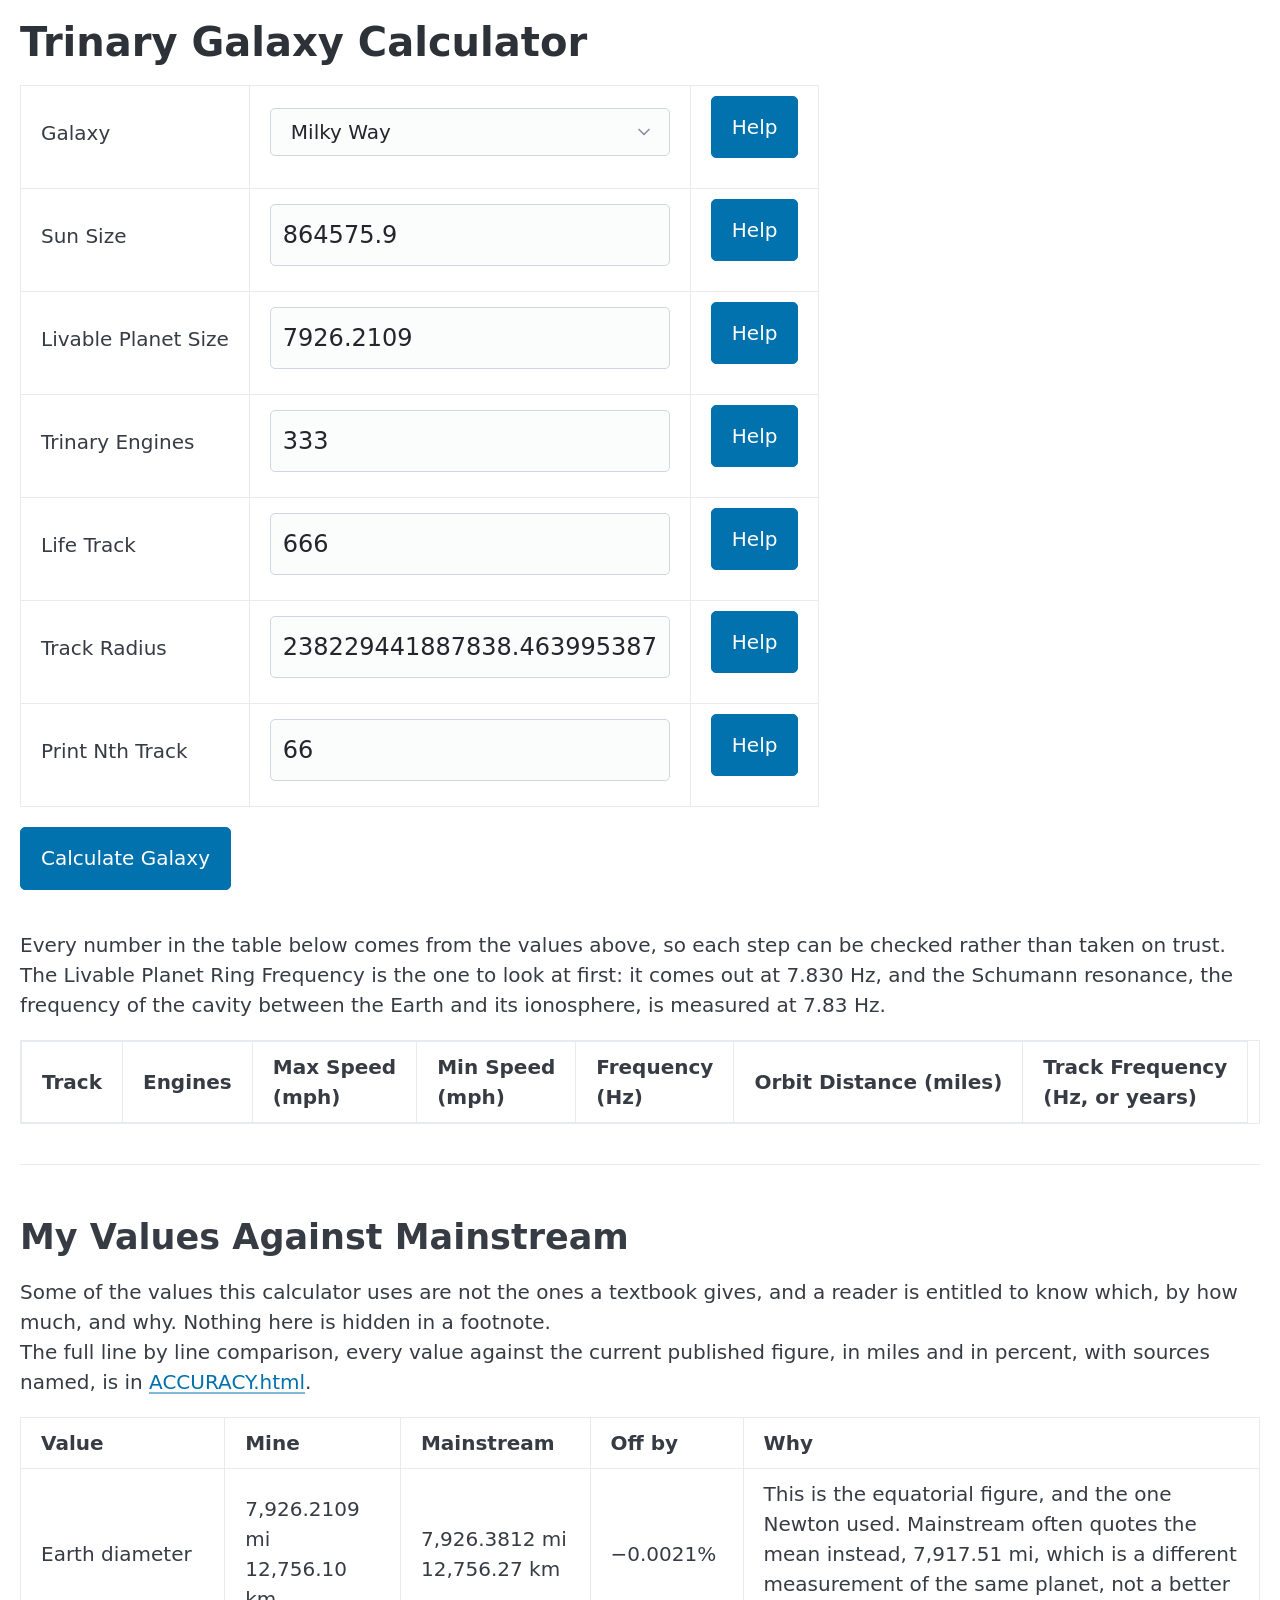
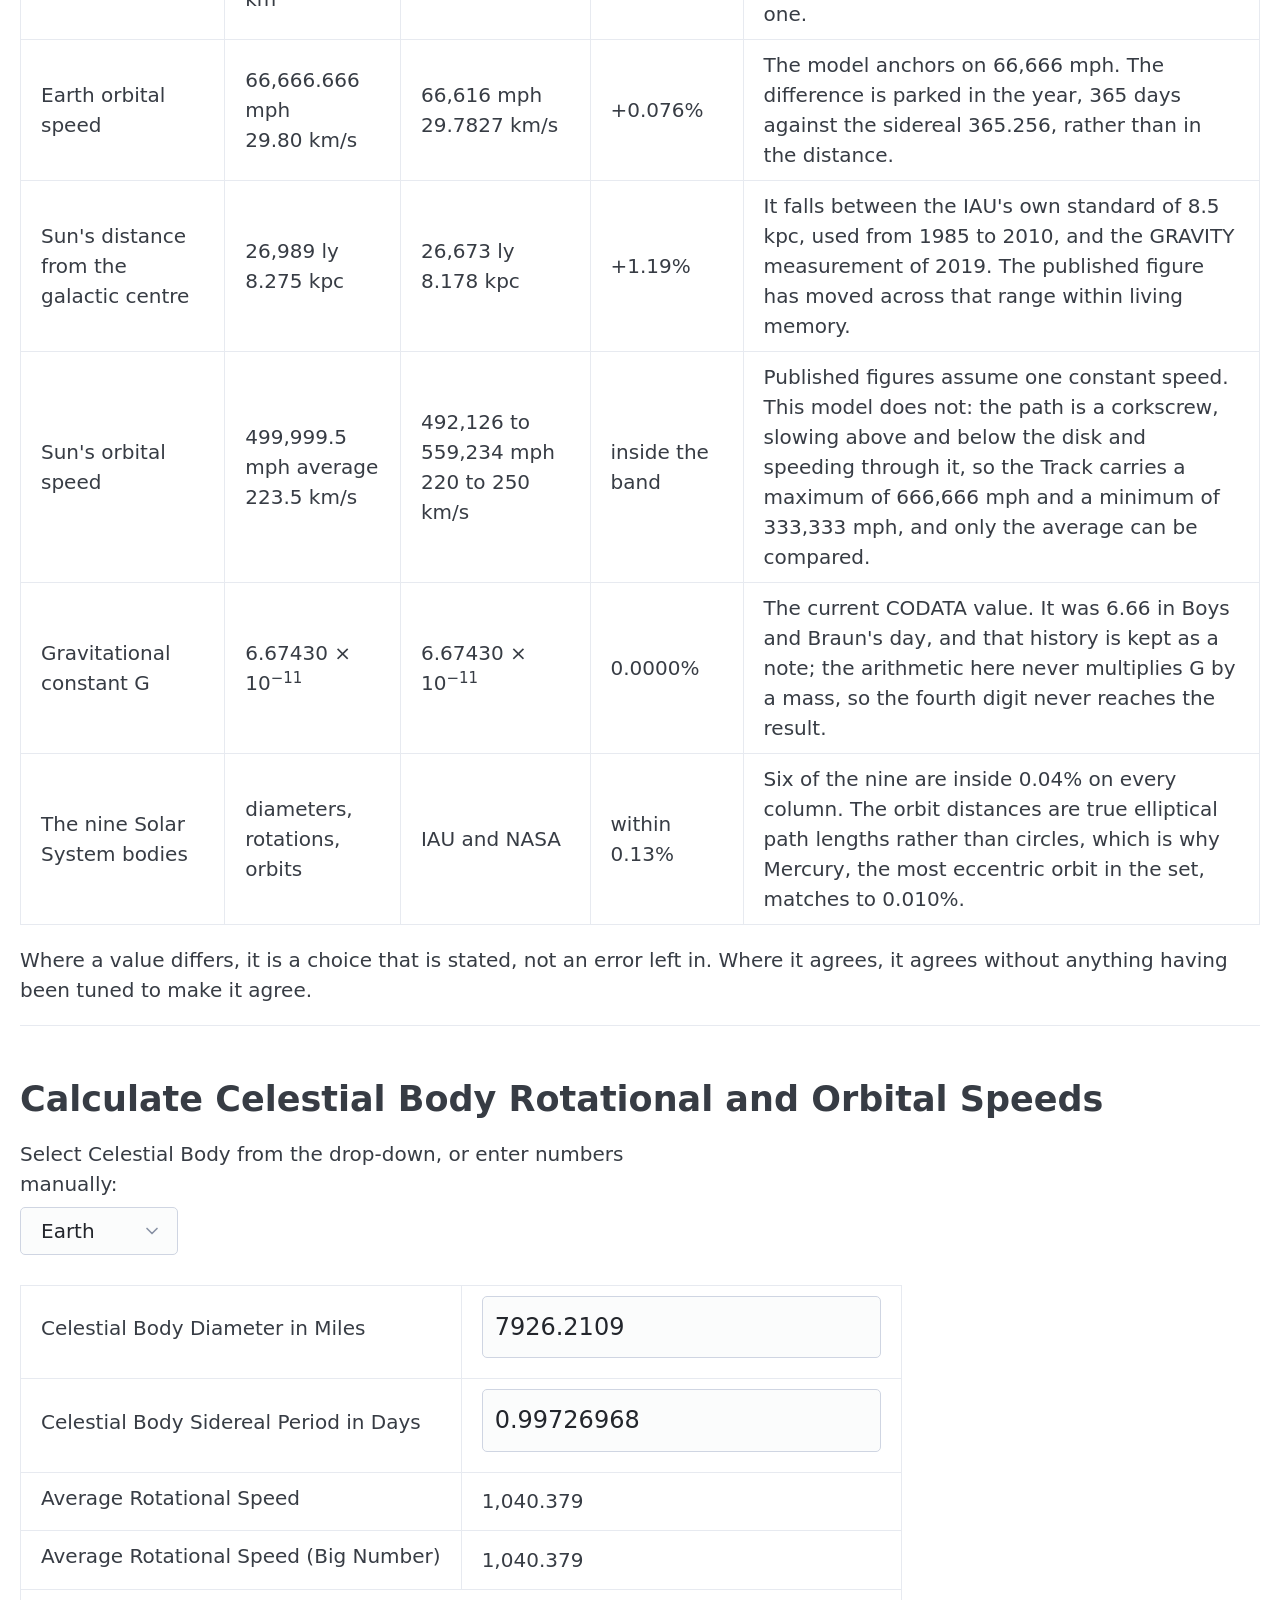
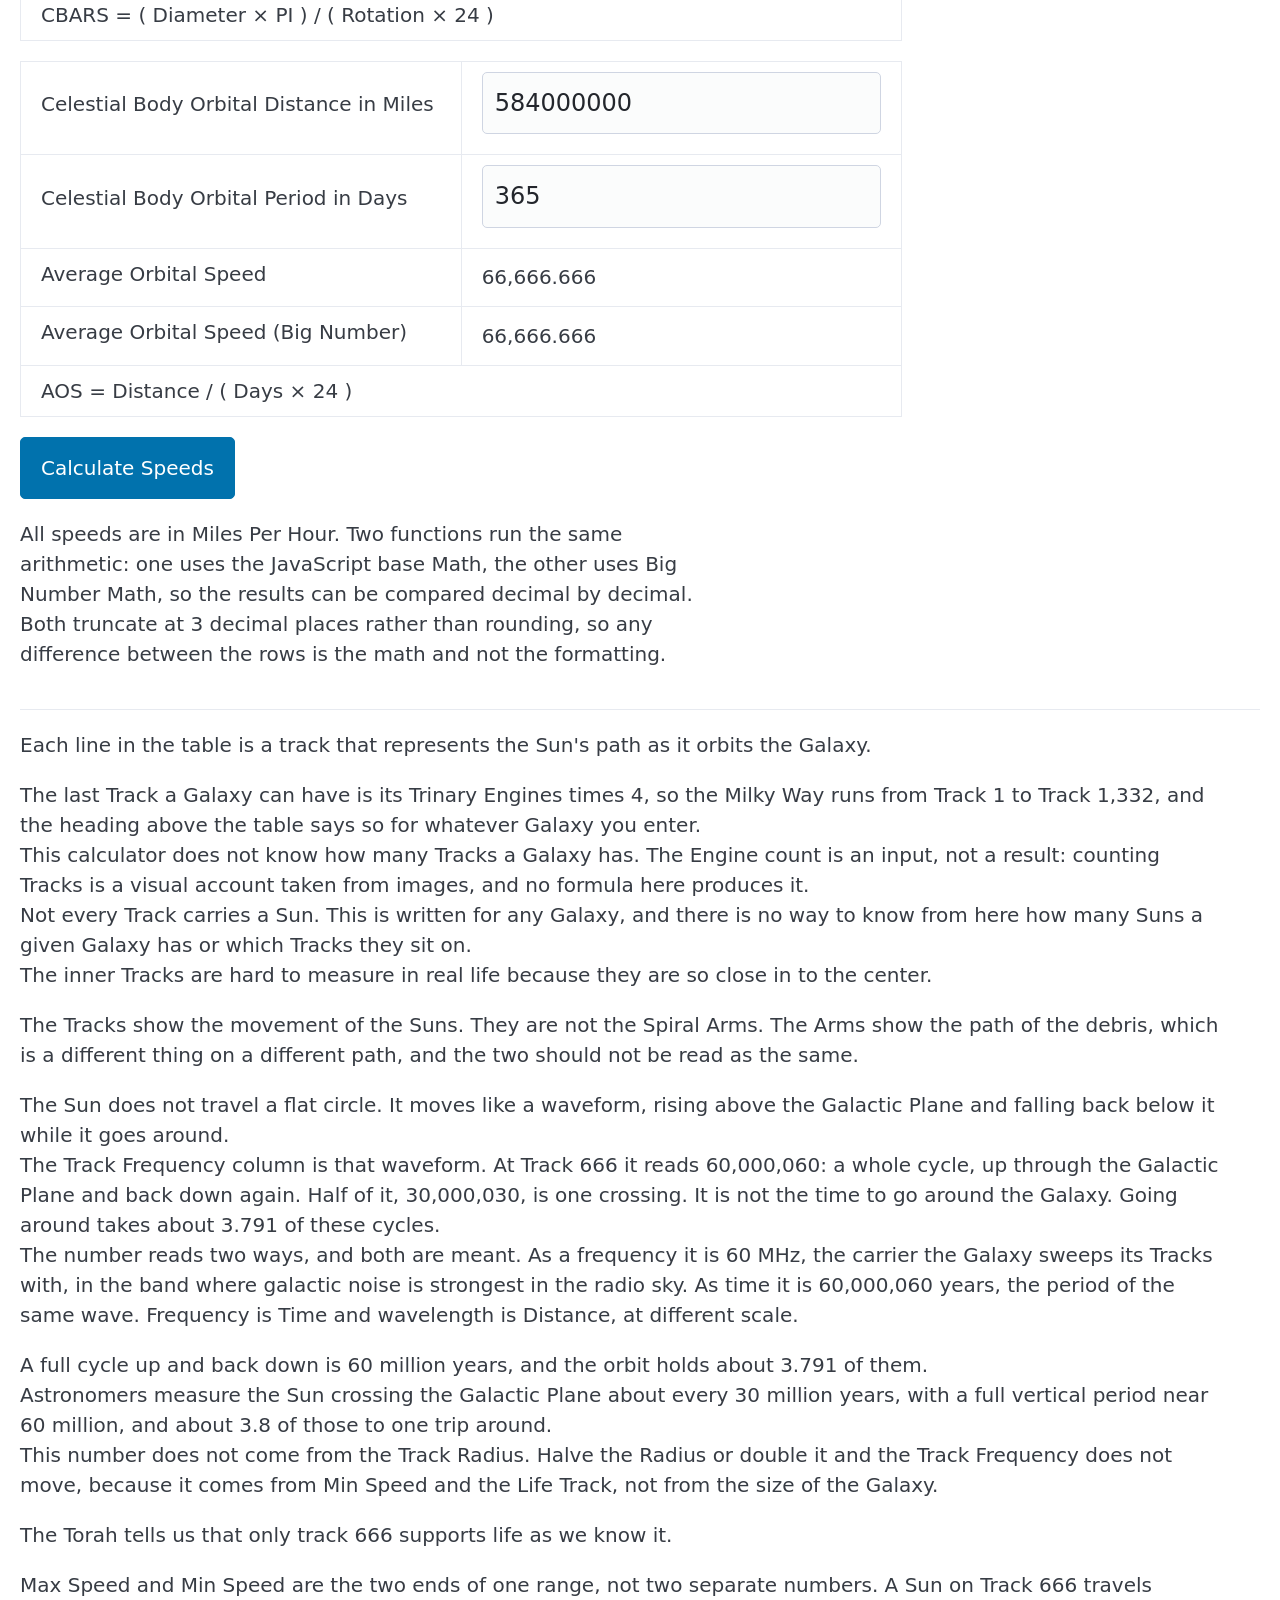
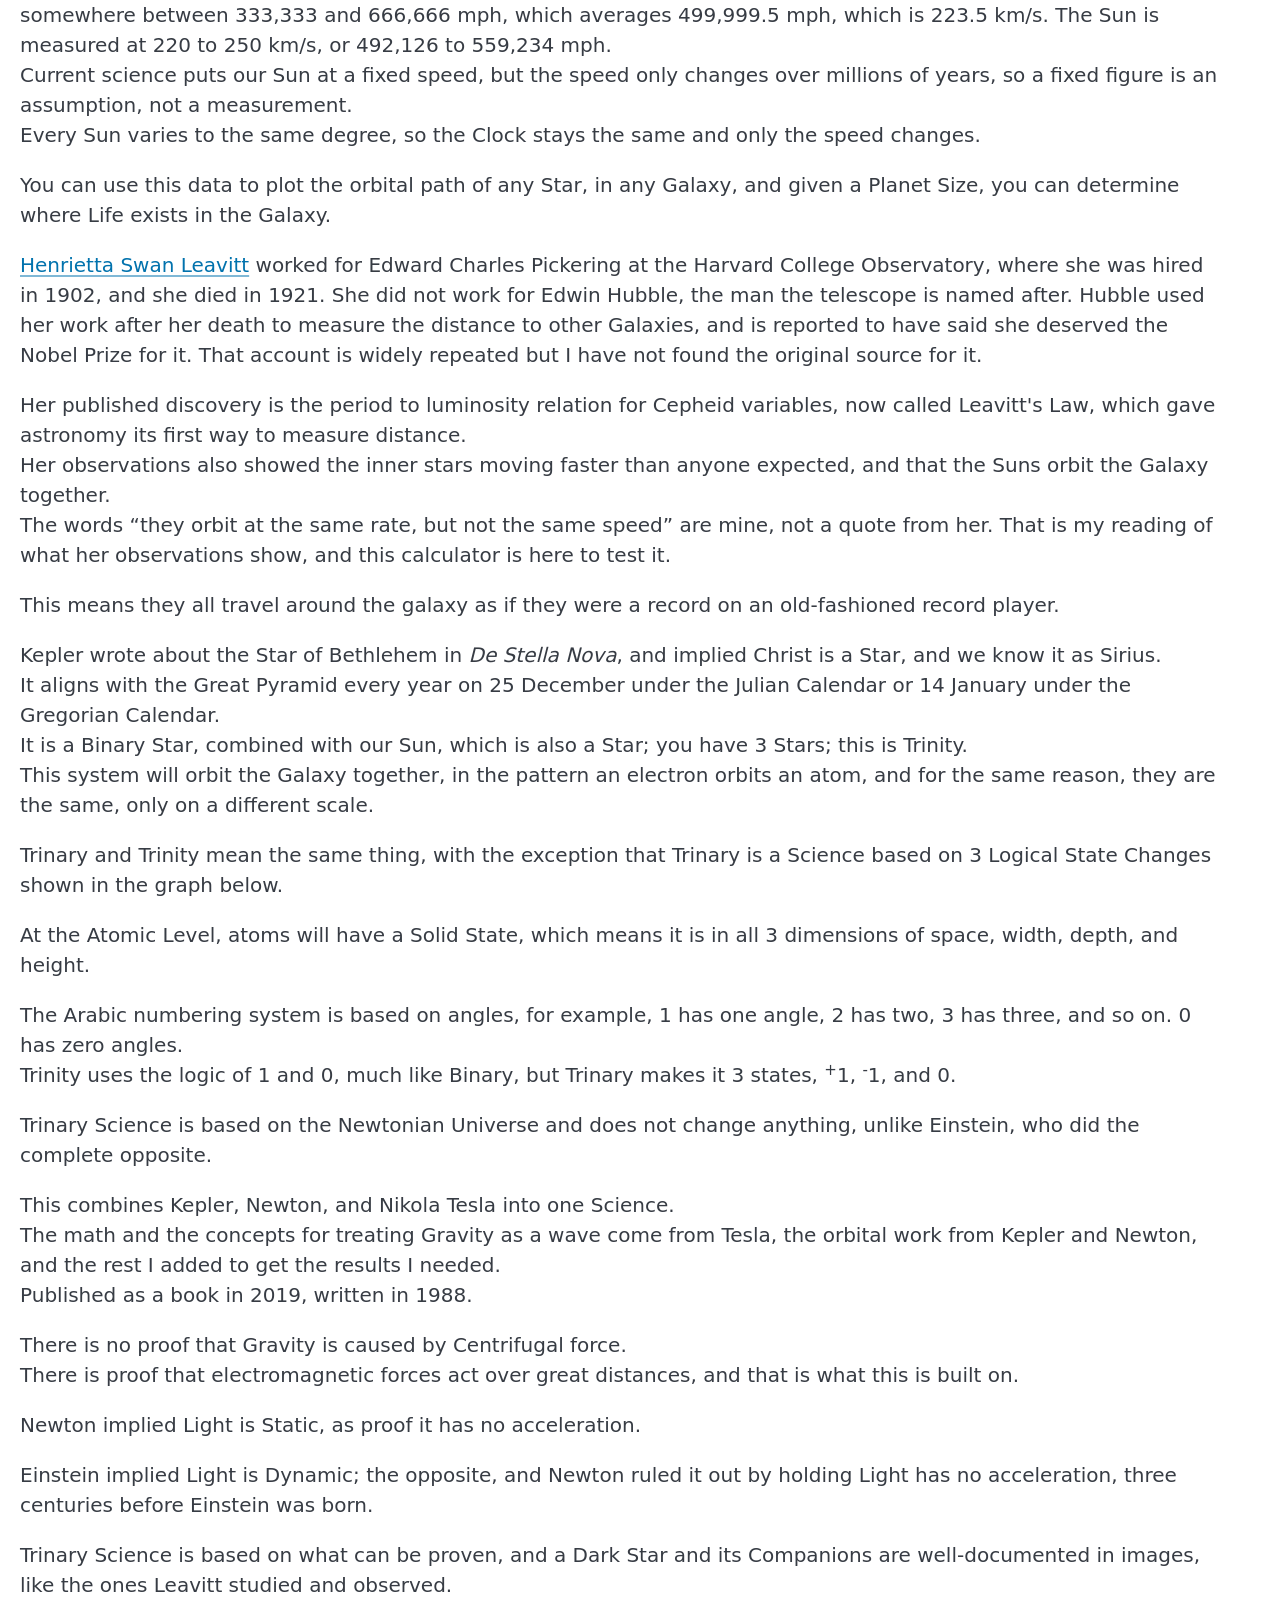
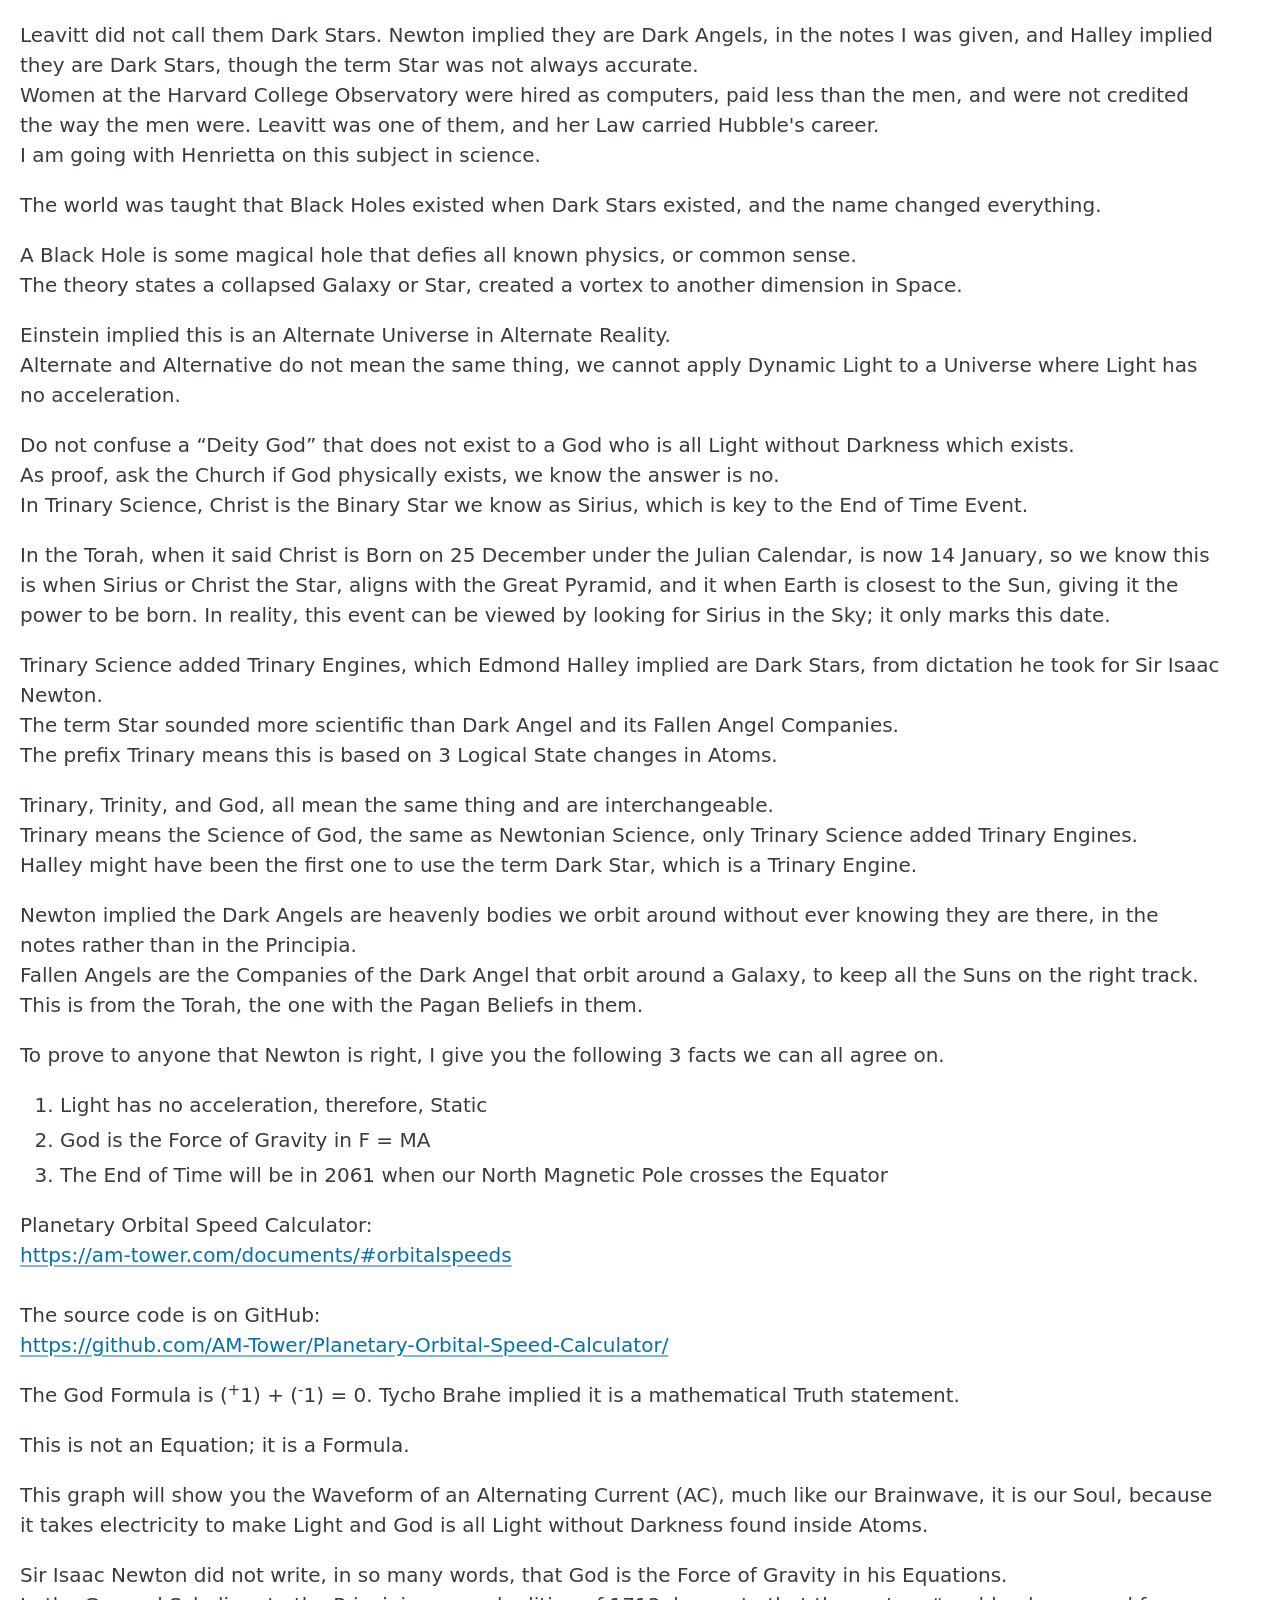
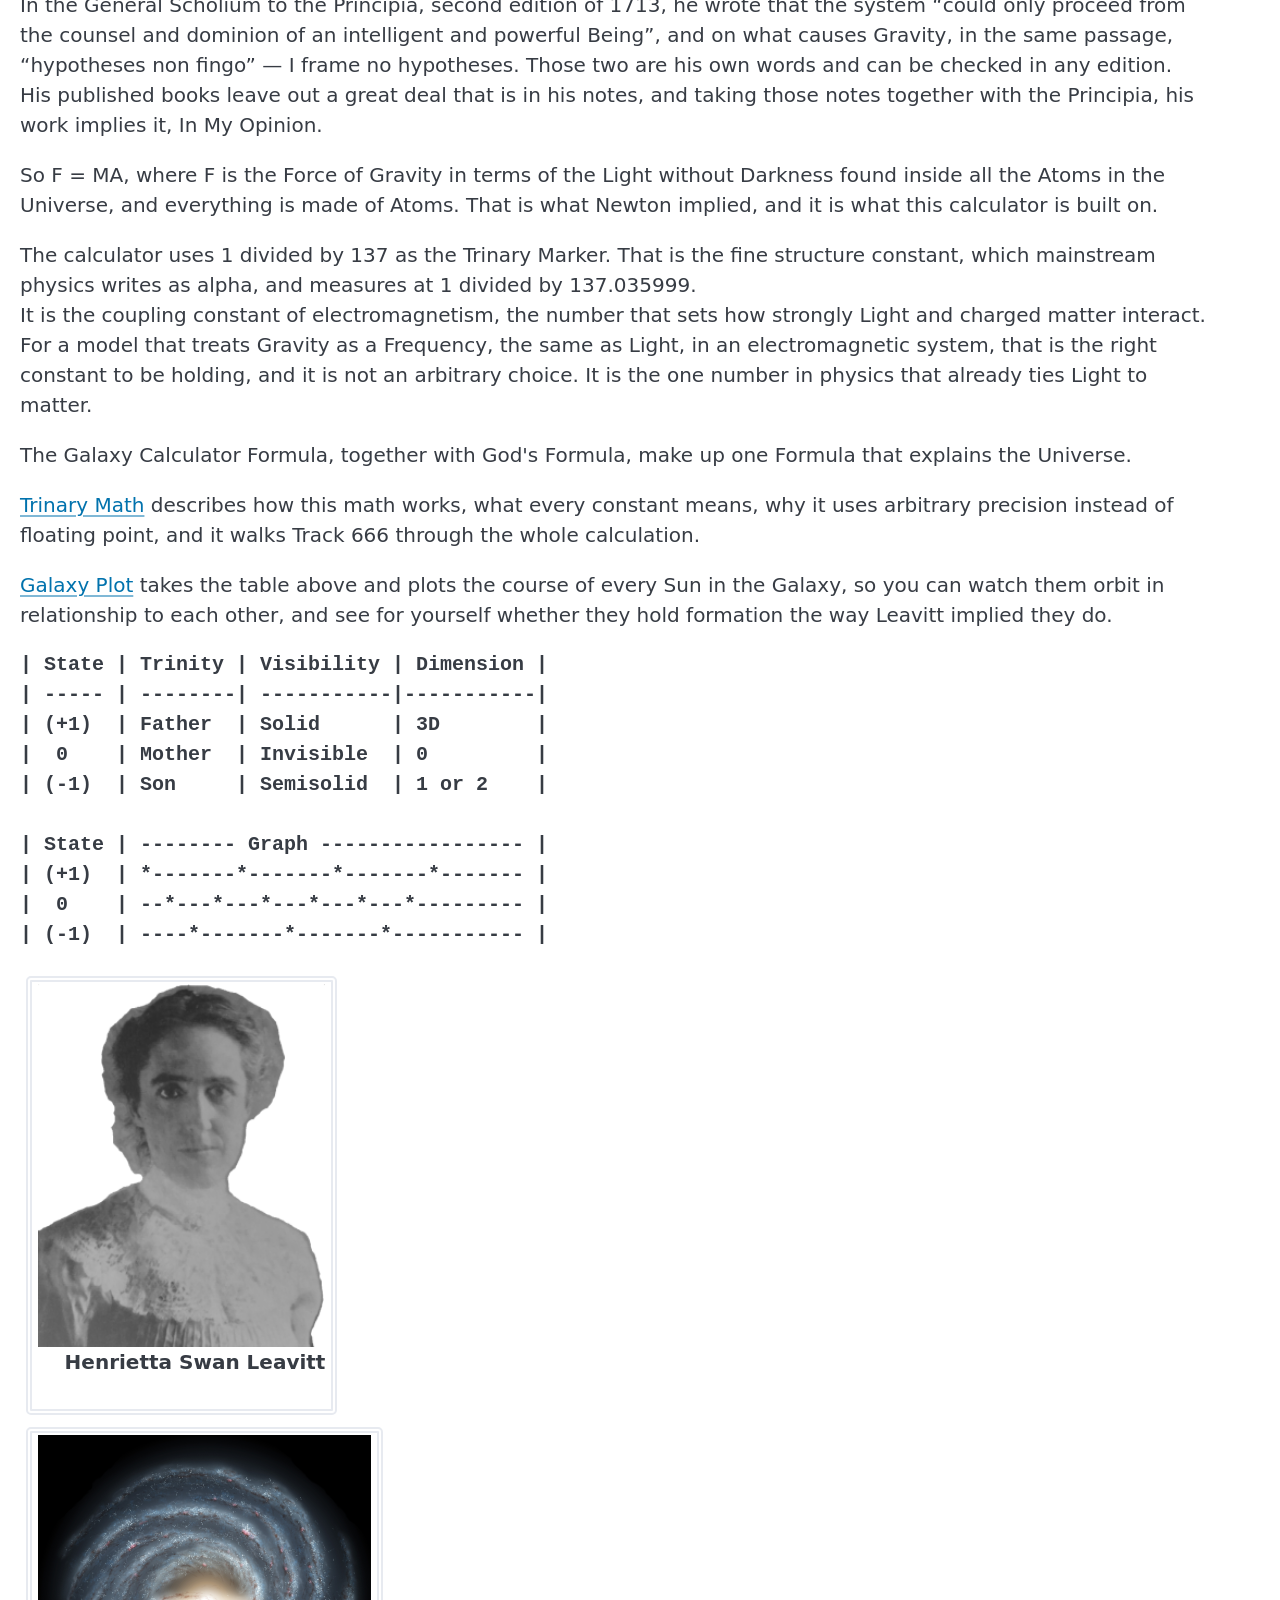
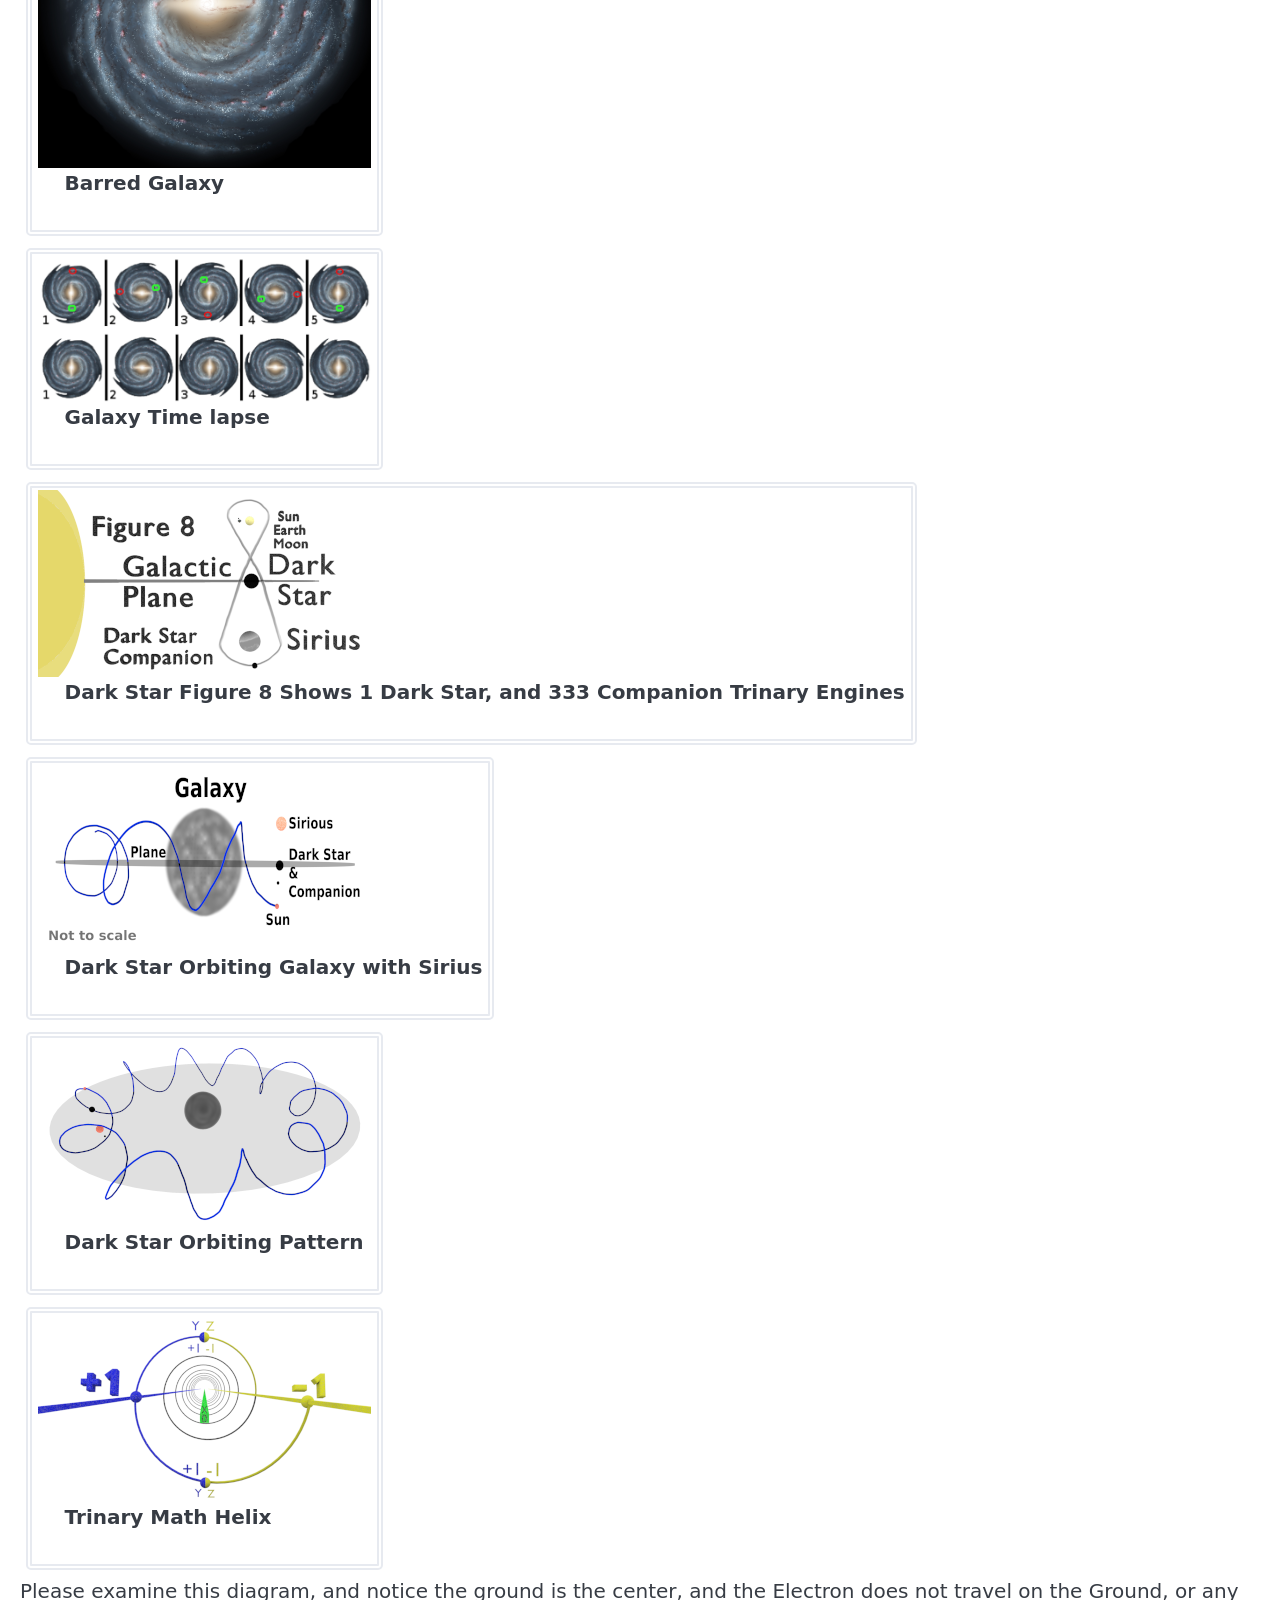
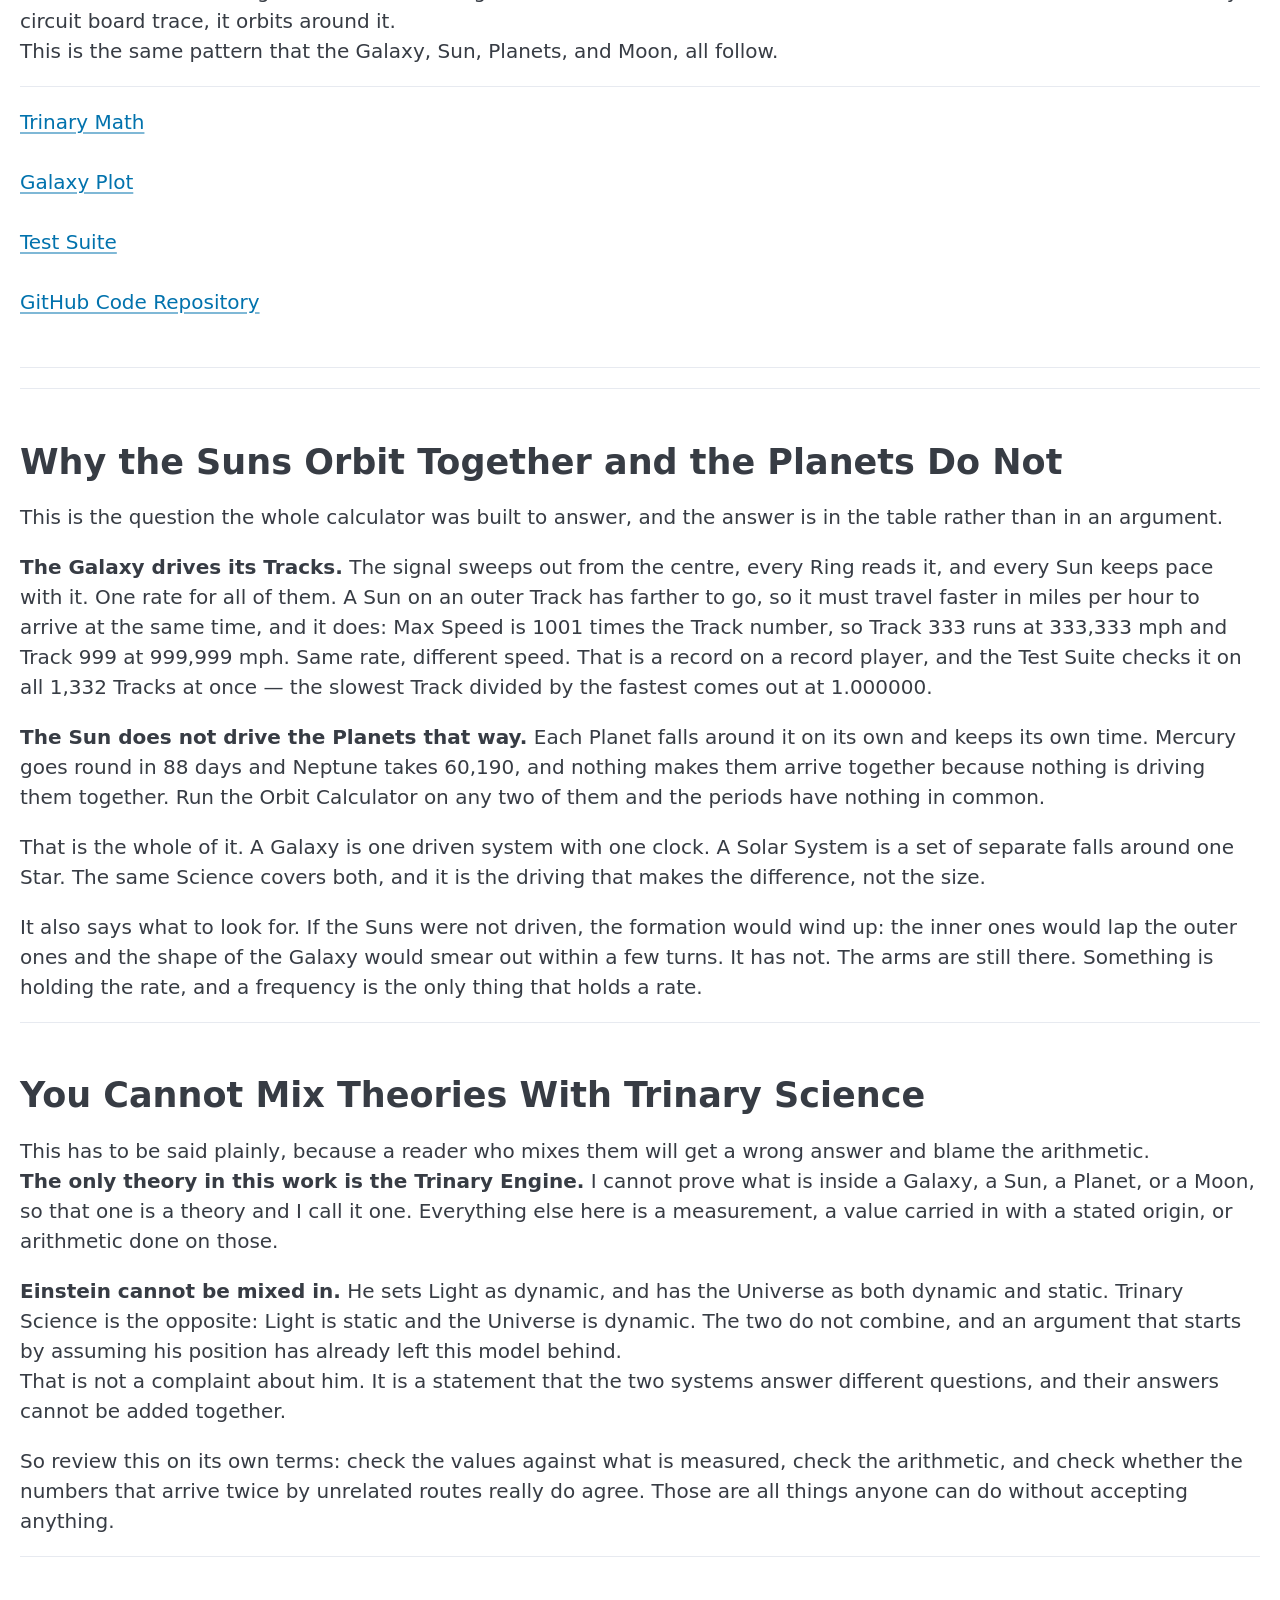
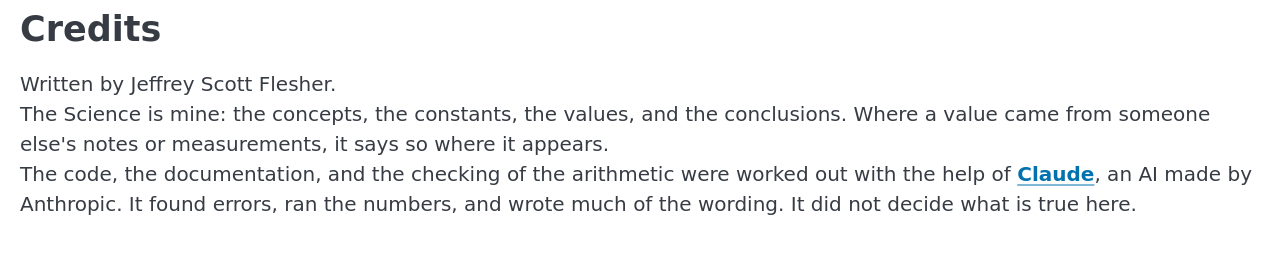
<file: index.html>
<!DOCTYPE html>
<html lang="en">
<head>
    <title>Trinary Galaxy Calculator</title>
    <meta charset="UTF-8">
    <meta name="viewport" content="width=device-width, initial-scale=1.0">
    <meta name="author" content="Jeffrey Scott Flesher" />
    <meta name="created" content="1961-01-14T18:32:33.366699936" />
    <meta name="changedby" content="Jeffrey Scott Flesher" />
    <meta name="changed" content="2024-01-14T18:32:57.366666666" />
    <meta name="description" content="Author: Jeffrey Scott Flesher, AM-Tower End of Time Simulator based on Wizards like Sir Isaac Newton and Nikola Tesla" />
    <meta name="keywords" content="Light,Wizard,Kepler,Newton,Tesla,God,Universe,Physics,Sun,Jeffrey Scott Flesher" />
    <link rel="shortcut icon" type="image/ico" href="favicon.ico" />
    <link rel="stylesheet" href="pico.min.css" />
    <link rel="stylesheet" href="galaxy.css" />
    <script defer="defer" src="bignumber.js"></script>
    <script defer="defer" src="bignumbermath.js"></script>
    <script defer="defer" src="galaxycalculator.js"></script>
    <script defer="defer" src="galaxies.js"></script>
</head>
<body>

    <h1>Trinary Galaxy Calculator</h1>

    <div>
        <form id="galaxyCalculatorForm" class="tableContainer">
            <table id="myTable" class="ridge">
                <tr class="ridge">
                    <td class="ridge"><label class="medium-font" for="myGalaxy">Galaxy</label></td>
                    <td class="ridge valueCell"><select class="medium-font wide-input" id="myGalaxy" name="myGalaxy" onchange="galaxyPreset(this.value);"><option value="Milky Way">Milky Way</option></select></td>
                    <td class="ridge helpCell"><button class="medium-font" type="button" onclick="showHelp(1)">Help</button></td>
                </tr>
                <tr class="ridge">
                    <td class="ridge"><label class="medium-font" for="mySunSize">Sun Size</label></td>
                    <td class="ridge valueCell"><input class="medium-font wide-input" type="text" id="mySunSize" name="mySunSize" value="864575.9"></td>
                    <td class="ridge helpCell"><button class="medium-font" type="button" onclick="showHelp(2)">Help</button></td>
                </tr>
                <tr class="ridge">
                    <td class="ridge"><label class="medium-font" for="myLivablePlanetSize">Livable Planet Size</label></td>
                    <td class="ridge valueCell"><input class="medium-font wide-input" type="text" id="myLivablePlanetSize" name="myLivablePlanetSize" value="7926.2109"></td>
                    <td class="ridge helpCell"><button class="medium-font" type="button" onclick="showHelp(3)">Help</button></td>
                </tr>
                <tr class="ridge">
                    <td class="ridge"><label class="medium-font" for="myTrinaryEngines">Trinary Engines</label></td>
                    <td class="ridge valueCell"><input class="medium-font wide-input" type="text" id="myTrinaryEngines" name="myTrinaryEngines" value="333"></td>
                    <td class="ridge helpCell"><button class="medium-font" type="button" onclick="showHelp(4)">Help</button></td>
                </tr>
                <tr class="ridge">
                    <td class="ridge"><label class="medium-font" for="myLifeTrack">Life Track</label></td>
                    <td class="ridge valueCell"><input class="medium-font wide-input" type="text" id="myLifeTrack" name="myLifeTrack" value="666"></td>
                    <td class="ridge helpCell"><button class="medium-font" type="button" onclick="showHelp(7)">Help</button></td>
                </tr>
                <tr class="ridge">
                    <td class="ridge"><label class="medium-font" for="myGalaxyRadius">Track Radius</label></td>
                    <td class="ridge valueCell"><input class="medium-font wide-input" type="text" id="myGalaxyRadius" name="myGalaxyRadius" value="238229441887838.4639953874"></td>
                    <td class="ridge helpCell"><button class="medium-font" type="button" onclick="showHelp(5)">Help</button></td>
                </tr>
                <tr class="ridge">
                    <td class="ridge"><label class="medium-font" for="myPrintNthTrack">Print Nth Track</label></td>
                    <td class="ridge valueCell"><input class="medium-font wide-input" type="text" id="myPrintNthTrack" name="myPrintNthTrack" value="66"></td>
                    <td class="ridge helpCell"><button class="medium-font" type="button" onclick="showHelp(6)">Help</button></td>
                </tr>
            </table>

            <input class="buttonStyle medium-font" type="button" value="Calculate Galaxy" onclick="printValues()">
        </form>
    </div>

    <div class="container">
        <div id="helppopupHelp1" class="popupHelp medium-font">
            <span class="popupHelp-close" onclick="closeHelp(1)">&times;</span>
            <p class="medium-font">Pick a Galaxy from the drop-down. Choosing one fills in its
            Trinary Engines and its Life Track, and sets the Orbit Calculator below to the
            Livable Planet of that Galaxy.</p>
            <p class="medium-font">Only Spiral Galaxies are listed, barred ones among them,
            because a bar is a feature of the middle and not of the disk the Tracks describe.
            Ellipticals and irregulars are left out: they have not been tested, so they are
            not offered.</p>
            <p class="medium-font">The Track Radius never changes. One Track is 40.525 light
            years in every Galaxy, so a larger Galaxy does not get wider Tracks, it gets more
            of them. The Engines follow from the size: radius in light years divided by 40.525,
            divided by 4. The Life Track is twice the Engines, which is half the last Track,
            and that is what 666 is in the Milky Way. A larger Galaxy has its Life Track at the
            same place, under a larger number.</p>
        </div>

        <div id="helppopupHelp2" class="popupHelp medium-font">
            <span class="popupHelp-close" onclick="closeHelp(2)">&times;</span>
            <p class="medium-font">Enter the average size of the Sun, for example: 864,575.9 miles in diameter.</p>
        </div>

        <div id="helppopupHelp3" class="popupHelp medium-font">
            <span class="popupHelp-close" onclick="closeHelp(3)">&times;</span>
            <p class="medium-font">Enter the Livable Planet Size, for example: Earth is 7926.2109 miles in diameter.</p>
        </div>

        <div id="helppopupHelp4" class="popupHelp medium-font">
            <span class="popupHelp-close" onclick="closeHelp(4)">&times;</span>
            <p class="medium-font">Trinary means 3 logical states, meaning God.</p>
            <p class="medium-font">Enter the Number of Trinary Engines, for example: The Milkyway has 333.</p>
        </div>

        <div id="helppopupHelp7" class="popupHelp medium-font">
            <span class="popupHelp-close" onclick="closeHelp(7)">&times;</span>
            <p class="medium-font">The Track that supports Life, for example: 666 in our Solar System.</p>
            <p class="medium-font">
                The Torah tells us Life is on Track 666, and that is our Galaxy, not every Galaxy, so you can change it.  <br />
                This Track also sets the rate for every other Track, because they all orbit at the same rate, like a record player.  <br />
                It must be a Track this Galaxy has, from 1 up to Trinary Engines times 4.  <br />
                With 333 Trinary Engines that is 1 to 1,332, and out of range falls back to Trinary Engines times 2.
            </p>
        </div>

        <div id="helppopupHelp5" class="popupHelp medium-font">
            <span class="popupHelp-close" onclick="closeHelp(5)">&times;</span>
            <p class="medium-font">Enter the Radius of one Track, in miles. This is not the radius of the Galaxy.</p>
            <p class="medium-font">Track n sits at this radius &times; n, so the Milkyway's default of
            238,229,441,887,838.4639953874 miles puts Track 666, the Life Track, at 26,990 light years
            from the centre &mdash; where the Sun is measured to be.</p>
            <p class="medium-font">The last Track, Trinary Engines &times; 4, gives the radius of the
            Galaxy: 53,979 light years for the Milkyway. That is the size the model allows, not a count
            of where Suns are. The outer Tracks may be empty.</p>
        </div>

        <div id="helppopupHelp6" class="popupHelp medium-font">
            <span class="popupHelp-close" onclick="closeHelp(6)">&times;</span>
            <p class="medium-font">
                Enter the Number of Track records to skip.  <br />
                The smaller the number, the longer the list.  <br />
                The number must be greater than 0, and less than 1,000.  <br />
                For example: If you skip every 66 records, you get a list of 21 records.
            </p>
        </div>
    </div>

    <p class="medium-font bold-text" id="galaxyTitle"></p>

    <div class="tableContainer" id="derivedValues"></div>

    <p class="medium-font">
        Every number in the table below comes from the values above, so each step can be checked
        rather than taken on trust. <br />
        The Livable Planet Ring Frequency is the one to look at first: it comes out at 7.830 Hz,
        and the Schumann resonance, the frequency of the cavity between the Earth and its ionosphere,
        is measured at 7.83 Hz.
    </p>

    <div class="tableContainer">
        <table class="ridge tableContainer">
            <thead class="ridge">
                <tr class="ridge">
                    <th class="medium-font ridge">Track</th>
                    <th class="medium-font ridge">Engines</th>
                    <th class="medium-font ridge">Max Speed<br />(mph)</th>
                    <th class="medium-font ridge">Min Speed<br />(mph)</th>
                    <th class="medium-font ridge">Frequency<br />(Hz)</th>
                    <th class="medium-font ridge">Orbit Distance (miles)</th>
                    <th class="medium-font ridge">Track Frequency<br />(Hz, or years)</th>
                </tr>
            </thead>
            <tbody id="myGalacticTable" class="medium-font">
                <!-- Rows will be inserted here -->
            </tbody>
        </table>
    </div>

    <hr>

    <h2 id="mainstream">My Values Against Mainstream</h2>

    <p class="medium-font">
        Some of the values this calculator uses are not the ones a textbook gives, and a reader is entitled to know
        which, by how much, and why. Nothing here is hidden in a footnote. <br />
        The full line by line comparison, every value against the current published figure, in miles and in percent,
        with sources named, is in
        <a class="medium-font" href="ACCURACY.html" target="_blank">ACCURACY.html</a>.
    </p>

    <div class="tableContainer">
        <table class="ridge">
            <thead class="ridge">
                <tr class="ridge">
                    <th class="medium-font ridge">Value</th>
                    <th class="medium-font ridge">Mine</th>
                    <th class="medium-font ridge">Mainstream</th>
                    <th class="medium-font ridge">Off by</th>
                    <th class="medium-font ridge">Why</th>
                </tr>
            </thead>
            <tbody class="medium-font">
                <tr class="ridge oddRow">
                    <td class="ridge">Earth diameter</td>
                    <td class="ridge">7,926.2109 mi<br />12,756.10 km</td>
                    <td class="ridge">7,926.3812 mi<br />12,756.27 km</td>
                    <td class="ridge">&minus;0.0021%</td>
                    <td class="ridge">This is the equatorial figure, and the one Newton used. Mainstream often quotes the
                    mean instead, 7,917.51 mi, which is a different measurement of the same planet, not a better one.</td>
                </tr>
                <tr class="ridge evenRow">
                    <td class="ridge">Earth orbital speed</td>
                    <td class="ridge">66,666.666 mph<br />29.80 km/s</td>
                    <td class="ridge">66,616 mph<br />29.7827 km/s</td>
                    <td class="ridge">+0.076%</td>
                    <td class="ridge">The model anchors on 66,666 mph. The difference is parked in the year, 365 days
                    against the sidereal 365.256, rather than in the distance.</td>
                </tr>
                <tr class="ridge oddRow">
                    <td class="ridge">Sun&#39;s distance from the galactic centre</td>
                    <td class="ridge">26,989 ly<br />8.275 kpc</td>
                    <td class="ridge">26,673 ly<br />8.178 kpc</td>
                    <td class="ridge">+1.19%</td>
                    <td class="ridge">It falls between the IAU&#39;s own standard of 8.5 kpc, used from 1985 to 2010, and the
                    GRAVITY measurement of 2019. The published figure has moved across that range within living memory.</td>
                </tr>
                <tr class="ridge evenRow">
                    <td class="ridge">Sun&#39;s orbital speed</td>
                    <td class="ridge">499,999.5 mph average<br />223.5 km/s</td>
                    <td class="ridge">492,126 to 559,234 mph<br />220 to 250 km/s</td>
                    <td class="ridge">inside the band</td>
                    <td class="ridge">Published figures assume one constant speed. This model does not: the path is a
                    corkscrew, slowing above and below the disk and speeding through it, so the Track carries a maximum
                    of 666,666 mph and a minimum of 333,333 mph, and only the average can be compared.</td>
                </tr>
                <tr class="ridge oddRow">
                    <td class="ridge">Gravitational constant G</td>
                    <td class="ridge">6.67430 &times; 10<sup>&minus;11</sup></td>
                    <td class="ridge">6.67430 &times; 10<sup>&minus;11</sup></td>
                    <td class="ridge">0.0000%</td>
                    <td class="ridge">The current CODATA value. It was 6.66 in Boys and Braun&#39;s day, and that history is
                    kept as a note; the arithmetic here never multiplies G by a mass, so the fourth digit never reaches
                    the result.</td>
                </tr>
                <tr class="ridge evenRow">
                    <td class="ridge">The nine Solar System bodies</td>
                    <td class="ridge">diameters, rotations, orbits</td>
                    <td class="ridge">IAU and NASA</td>
                    <td class="ridge">within 0.13%</td>
                    <td class="ridge">Six of the nine are inside 0.04% on every column. The orbit distances are true
                    elliptical path lengths rather than circles, which is why Mercury, the most eccentric orbit in the
                    set, matches to 0.010%.</td>
                </tr>
            </tbody>
        </table>
    </div>

    <p class="medium-font">
        Where a value differs, it is a choice that is stated, not an error left in. Where it agrees, it agrees without
        anything having been tuned to make it agree.
    </p>

    <hr>

    <h2 id="orbitalspeeds">Calculate Celestial Body Rotational and Orbital Speeds</h2>

    <div>
        <form id="orbitCalculatorForm" class="tableContainer">
            <p class="medium-font">
                <label class="medium-font" for="presetBody">Select Celestial Body from the drop-down, or enter numbers manually:</label>
                <!-- Filled by buildBodySelect() in galaxies.js: our Galaxy lists the
                     planets that have been measured, every other Galaxy lists the one
                     Livable Planet the model places, and nothing beside it. -->
                <select class="medium-font" id="presetBody" name="presetBody" onchange="presetCB(this.options[this.selectedIndex].value);">
                    <option value="4" selected="selected">Earth</option>
                </select>
            </p>

            <table id="myRotationTable" class="ridge">
                <tr class="ridge">
                    <td class="ridge"><label class="medium-font" for="txtDiameter">Celestial Body Diameter in Miles</label></td>
                    <td class="ridge valueCell"><input class="medium-font wide-input" type="text" id="txtDiameter" name="txtDiameter" value="7926.2109"></td>
                </tr>
                <tr class="ridge">
                    <td class="ridge"><label class="medium-font" for="txtRotation">Celestial Body Sidereal Period in Days</label></td>
                    <td class="ridge valueCell"><input class="medium-font wide-input" type="text" id="txtRotation" name="txtRotation" value="0.99726968"></td>
                </tr>
                <tr class="ridge">
                    <td class="ridge"><label class="medium-font">Average Rotational Speed</label></td>
                    <td class="ridge"><span class="medium-font" id="rotation_speed"></span></td>
                </tr>
                <tr class="ridge">
                    <td class="ridge"><label class="medium-font">Average Rotational Speed (Big Number)</label></td>
                    <td class="ridge"><span class="medium-font" id="rotation_speedbig"></span></td>
                </tr>
                <tr class="ridge">
                    <td class="ridge" colspan="2"><span class="medium-font">CBARS = ( Diameter &times; PI ) / ( Rotation &times; 24 )</span></td>
                </tr>
            </table>

            <table id="myOrbitTable" class="ridge">
                <tr class="ridge">
                    <td class="ridge"><label class="medium-font" for="txtOrbitalDistance">Celestial Body Orbital Distance in Miles</label></td>
                    <td class="ridge valueCell"><input class="medium-font wide-input" type="text" id="txtOrbitalDistance" name="txtOrbitalDistance" value="584000000"></td>
                </tr>
                <tr class="ridge">
                    <td class="ridge"><label class="medium-font" for="txtOrbitalPeriod">Celestial Body Orbital Period in Days</label></td>
                    <td class="ridge valueCell"><input class="medium-font wide-input" type="text" id="txtOrbitalPeriod" name="txtOrbitalPeriod" value="365"></td>
                </tr>
                <tr class="ridge">
                    <td class="ridge"><label class="medium-font">Average Orbital Speed</label></td>
                    <td class="ridge"><span class="medium-font" id="orbital_speed"></span></td>
                </tr>
                <tr class="ridge">
                    <td class="ridge"><label class="medium-font">Average Orbital Speed (Big Number)</label></td>
                    <td class="ridge"><span class="medium-font" id="orbital_speedbig"></span></td>
                </tr>
                <tr class="ridge">
                    <td class="ridge" colspan="2"><span class="medium-font">AOS = Distance / ( Days &times; 24 )</span></td>
                </tr>
            </table>

            <input class="buttonStyle medium-font" type="button" value="Calculate Speeds" onclick="calcAll()">

            <p class="medium-font">
                All speeds are in Miles Per Hour. Two functions run the same arithmetic:
                one uses the JavaScript base Math, the other uses Big Number Math, so the
                results can be compared decimal by decimal. Both truncate at 3 decimal
                places rather than rounding, so any difference between the rows is the
                math and not the formatting.
            </p>
        </form>
    </div>

    <hr>

    <div class="container">
        <p class="medium-font">
            Each line in the table is a track that represents the Sun&#39;s path as it orbits the Galaxy.
        </p>

        <p class="medium-font">
            The last Track a Galaxy can have is its Trinary Engines times 4, so the Milky Way runs from
            Track 1 to Track 1,332, and the heading above the table says so for whatever Galaxy you enter. <br />
            This calculator does not know how many Tracks a Galaxy has. The Engine count is an input, not a
            result: counting Tracks is a visual account taken from images, and no formula here produces it. <br />
            Not every Track carries a Sun. This is written for any Galaxy, and there is no way to know from
            here how many Suns a given Galaxy has or which Tracks they sit on. <br />
            The inner Tracks are hard to measure in real life because they are so close in to the center.
        </p>

        <p class="medium-font">
            The Tracks show the movement of the Suns. They are not the Spiral Arms.
            The Arms show the path of the debris, which is a different thing on a different path,
            and the two should not be read as the same.
        </p>

        <p class="medium-font">
            The Sun does not travel a flat circle. It moves like a waveform, rising above the Galactic Plane
            and falling back below it while it goes around. <br />
            The Track Frequency column is that waveform. At Track 666 it reads 60,000,060: a whole cycle,
            up through the Galactic Plane and back down again. Half of it, 30,000,030, is one crossing.
            It is not the time to go around the Galaxy. Going around takes about 3.791 of these cycles. <br />
            The number reads two ways, and both are meant. As a frequency it is 60 MHz, the carrier the
            Galaxy sweeps its Tracks with, in the band where galactic noise is strongest in the radio sky.
            As time it is 60,000,060 years, the period of the same wave. Frequency is Time and wavelength
            is Distance, at different scale.
        </p>

        <p class="medium-font">
            A full cycle up and back down is 60 million years, and the orbit holds about 3.791 of them. <br />
            Astronomers measure the Sun crossing the Galactic Plane about every 30 million years,
            with a full vertical period near 60 million, and about 3.8 of those to one trip around. <br />
            This number does not come from the Track Radius. Halve the Radius or double it and the Track
            Frequency does not move, because it comes from Min Speed and the Life Track,
            not from the size of the Galaxy.
        </p>

        <p class="medium-font">
            The Torah tells us that only track 666 supports life as we know it.
        </p>

        <p class="medium-font">
            Max Speed and Min Speed are the two ends of one range, not two separate numbers.
            A Sun on Track 666 travels somewhere between 333,333 and 666,666 mph, which averages
            499,999.5 mph, which is 223.5 km/s. The Sun is measured at 220 to 250 km/s, or 492,126 to 559,234 mph. <br />
            Current science puts our Sun at a fixed speed, but the speed only changes over millions of years,
            so a fixed figure is an assumption, not a measurement. <br />
            Every Sun varies to the same degree, so the Clock stays the same and only the speed changes.
        </p>

        <p class="medium-font">
            You can use this data to plot the orbital path of any Star, in any Galaxy, and given a Planet Size, you can determine where Life exists in the Galaxy.
        </p>

        <p class="medium-font">
            <a href="https://en.wikipedia.org/wiki/Henrietta_Swan_Leavitt" target="_blank">Henrietta Swan Leavitt</a>
            worked for Edward Charles Pickering at the Harvard College Observatory, where she was hired in 1902,
            and she died in 1921. She did not work for Edwin Hubble, the man the telescope is named after.
            Hubble used her work after her death to measure the distance to other Galaxies, and is reported to have said she
            deserved the Nobel Prize for it. That account is widely repeated but I have not found the original source for it.
        </p>

        <p class="medium-font">
            Her published discovery is the period to luminosity relation for Cepheid variables, now called
            Leavitt&#39;s Law, which gave astronomy its first way to measure distance. <br />
            Her observations also showed the inner stars moving faster than anyone expected, and that the Suns
            orbit the Galaxy together. <br />
            The words <q>they orbit at the same rate, but not the same speed</q> are mine, not a quote from her.
            That is my reading of what her observations show, and this calculator is here to test it.
        </p>

        <p class="medium-font">
            This means they all travel around the galaxy as if they were a record on an old-fashioned record player.
        </p>

        <p class="medium-font">
            Kepler wrote about the Star of Bethlehem in <i>De Stella Nova</i>, and implied Christ is a Star,
            and we know it as Sirius. <br />
            It aligns with the Great Pyramid every year on 25 December under the Julian Calendar or 14 January under the Gregorian Calendar.  <br />
            It is a Binary Star, combined with our Sun, which is also a Star; you have 3 Stars; this is Trinity. <br />
            This system will orbit the Galaxy together, in the pattern an electron orbits an atom, and for the same reason, they are the same, only on a different scale.
        </p>

        <p class="medium-font">
            Trinary and Trinity mean the same thing, with the exception that Trinary is a Science based on 3 Logical State Changes shown in the graph below.
        </p>

        <p class="medium-font">
            At the Atomic Level, atoms will have a Solid State, which means it is in all 3 dimensions of space, width, depth, and height.
        </p>

        <p class="medium-font">
            The Arabic numbering system is based on angles, for example, 1 has one angle, 2 has two, 3 has three, and so on. 0 has zero angles. <br />
            Trinity uses the logic of 1 and 0, much like Binary, but Trinary makes it 3 states, <sup>+</sup>1, <sup>-</sup>1, and 0.
        </p>

        <p class="medium-font">
            Trinary Science is based on the Newtonian Universe and does not change anything, unlike Einstein, who did the complete opposite.
        </p>

        <p class="medium-font">
            This combines Kepler, Newton, and Nikola Tesla into one Science. <br />
            The math and the concepts for treating Gravity as a wave come from Tesla,
            the orbital work from Kepler and Newton, and the rest I added to get the results I needed. <br />
            Published as a book in 2019, written in 1988.
        </p>

        <p class="medium-font">
            There is no proof that Gravity is caused by Centrifugal force. <br />
            There is proof that electromagnetic forces act over great distances, and that is what this is built on.
        </p>

        <p class="medium-font">
            Newton implied Light is Static, as proof it has no acceleration.
        </p>

        <p class="medium-font">
            Einstein implied Light is Dynamic; the opposite, and Newton ruled it out by holding Light has no acceleration,
            three centuries before Einstein was born.
        </p>

        <p class="medium-font">
            Trinary Science is based on what can be proven, and a Dark Star and its Companions are well-documented in images, like the ones Leavitt studied and observed.
        </p>

        <p class="medium-font">
            Leavitt did not call them Dark Stars. Newton implied they are Dark Angels, in the notes I was given, and
            Halley implied they are Dark Stars, though the term Star was not always accurate. <br />
            Women at the Harvard College Observatory were hired as computers, paid less than the men, and were not
            credited the way the men were. Leavitt was one of them, and her Law carried Hubble&#39;s career. <br />
            I am going with Henrietta on this subject in science.
        </p>

        <p class="medium-font">
            The world was taught that Black Holes existed when Dark Stars existed, and the name changed everything.
        </p>

        <p class="medium-font">
            A Black Hole is some magical hole that defies all known physics, or common sense. <br />
            The theory states a collapsed Galaxy or Star, created a vortex to another dimension in Space.
        </p>

        <p class="medium-font">
            Einstein implied this is an Alternate Universe in Alternate Reality. <br />
            Alternate and Alternative do not mean the same thing, we cannot apply Dynamic Light to a Universe where Light has no acceleration.
        </p>

        <p class="medium-font">
            Do not confuse a <q>Deity God</q> that does not exist to a God who is all Light without Darkness which exists.<br />
            As proof, ask the Church if God physically exists, we know the answer is no.<br />
            In Trinary Science, Christ is the Binary Star we know as Sirius, which is key to the End of Time Event.
        </p>

        <p class="medium-font">
            In the Torah, when it said Christ is Born on 25 December under the Julian Calendar, is now 14 January,
            so we know this is when Sirius or Christ the Star, aligns with the Great Pyramid,
            and it when Earth is closest to the Sun, giving it the power to be born.
            In reality, this event can be viewed by looking for Sirius in the Sky; it only marks this date.
        </p>

        <p class="medium-font">
            Trinary Science added Trinary Engines, which Edmond Halley implied are Dark Stars, from dictation he took for Sir Isaac Newton. <br />
            The term Star sounded more scientific than Dark Angel and its Fallen Angel Companies. <br />
            The prefix Trinary means this is based on 3 Logical State changes in Atoms.
        </p>

        <p class="medium-font">
            Trinary, Trinity, and God, all mean the same thing and are interchangeable.<br />
            Trinary means the Science of God, the same as Newtonian Science, only Trinary Science added Trinary Engines. <br />
            Halley might have been the first one to use the term Dark Star, which is a Trinary Engine.
        </p>

        <p class="medium-font">
            Newton implied the Dark Angels are heavenly bodies we orbit around without ever knowing they are there,
            in the notes rather than in the Principia. <br />
            Fallen Angels are the Companies of the Dark Angel that orbit around a Galaxy, to keep all the Suns on the right track. <br />
            This is from the Torah, the one with the Pagan Beliefs in them.
        </p>

        <p class="medium-font">
            To prove to anyone that Newton is right, I give you the following 3 facts we can all agree on.
        </p>

        <ol>
            <li>Light has no acceleration, therefore, Static </li>
            <li>God is the Force of Gravity in F = MA </li>
            <li>The End of Time will be in 2061 when our North Magnetic Pole crosses the Equator </li>
        </ol>

        <p class="medium-font">
            Planetary Orbital Speed Calculator:<br />
            <a class="medium-font" href="https://github.com/AM-Tower/Galaxy-Calculator/" target="_blank">https://am-tower.com/documents/#orbitalspeeds</a><br /><br />
            The source code is on GitHub:<br />
            <a class="medium-font" href="https://github.com/AM-Tower/Galaxy-Calculator/" target="_blank">https://github.com/AM-Tower/Planetary-Orbital-Speed-Calculator/</a><br />
        </p>

        <p class="medium-font">
            The God Formula is (<sup>+</sup>1) + (<sup>-</sup>1) = 0. Tycho Brahe implied it is a mathematical Truth statement.
        </p>

        <p class="medium-font">
            This is not an Equation; it is a Formula.
        </p>

        <p class="medium-font">
            This graph will show you the Waveform of an Alternating Current (AC),
            much like our Brainwave, it is our Soul, because it takes electricity to make Light and God is all Light without Darkness found inside Atoms.
        </p>

        <p class="medium-font">
            Sir Isaac Newton did not write, in so many words, that God is the Force of Gravity in his Equations. <br />
            In the General Scholium to the Principia, second edition of 1713, he wrote that the system
            <q>could only proceed from the counsel and dominion of an intelligent and powerful Being</q>, and on what
            causes Gravity, in the same passage, <q>hypotheses non fingo</q> &mdash; I frame no hypotheses.
            Those two are his own words and can be checked in any edition. <br />
            His published books leave out a great deal that is in his notes, and taking those notes together
            with the Principia, his work implies it, In My Opinion.
        </p>

        <p class="medium-font">
            So F = MA, where F is the Force of Gravity in terms of the Light without Darkness found inside all the
            Atoms in the Universe, and everything is made of Atoms. That is what Newton implied, and it is what
            this calculator is built on.
        </p>

        <p class="medium-font">
            The calculator uses 1 divided by 137 as the Trinary Marker. That is the fine structure constant,
            which mainstream physics writes as alpha, and measures at 1 divided by 137.035999. <br />
            It is the coupling constant of electromagnetism, the number that sets how strongly Light and
            charged matter interact. For a model that treats Gravity as a Frequency, the same as Light,
            in an electromagnetic system, that is the right constant to be holding, and it is not an
            arbitrary choice. It is the one number in physics that already ties Light to matter.
        </p>

        <p class="medium-font">
            The Galaxy Calculator Formula, together with God&#39;s Formula, make up one Formula that explains the Universe.
        </p>

        <p class="medium-font">
            <a class="medium-font" href="Trinary.Math.html" target="_blank">Trinary Math</a> describes how this math works,
            what every constant means, why it uses arbitrary precision instead of floating point,
            and it walks Track 666 through the whole calculation.
        </p>

        <p class="medium-font">
            <a class="medium-font" href="galaxy.plot.html" target="_blank">Galaxy Plot</a> takes the table above and plots the course
            of every Sun in the Galaxy, so you can watch them orbit in relationship to each other,
            and see for yourself whether they hold formation the way Leavitt implied they do.
        </p>

        <p class="monospace-paragraph medium-font bold-text">

            | State | Trinity | Visibility | Dimension |<br />
            | ----- | --------| -----------|-----------|<br />
            | (+1)&nbsp; | Father&nbsp; | Solid&nbsp;&nbsp;&nbsp;&nbsp;&nbsp; | 3D&nbsp;&nbsp;&nbsp;&nbsp;&nbsp;&nbsp;&nbsp; |<br />
            | &nbsp;0&nbsp;&nbsp;&nbsp; | Mother&nbsp; | Invisible&nbsp; | 0&nbsp;&nbsp;&nbsp;&nbsp;&nbsp;&nbsp;&nbsp;&nbsp; |<br />
            | (-1)&nbsp; | Son&nbsp;&nbsp;&nbsp;&nbsp; | Semisolid&nbsp; | 1 or 2&nbsp;&nbsp;&nbsp; |<br /><br />

            | State | -------- Graph ----------------- |<br />
            | (+1)&nbsp; | *-------*-------*-------*------- |<br />
            |  &nbsp;0&nbsp;&nbsp;&nbsp; | --*---*---*---*---*---*--------- |<br />
            | (-1)&nbsp; | ----*-------*-------*----------- |<br />
        </p>

    </div>
    <div class="boxit_container">
        <!-- 1. Henrietta Swan Leavitt -->
        <div class="image-container">
            <img id="image1" class="thumbnail" src="Henrietta.Swan.Leavitt.thumbnail.png" alt="Henrietta Swan Leavitt" title="Henrietta Swan Leavitt" onclick="showPopup('popupContainer1', 'Henrietta.Swan.Leavitt.png')">
        </div>
        <div id="popupContainer1" class="popupContainer" onclick="closePopup('popupContainer1')">
            <img class="popupImage" src="Henrietta.Swan.Leavitt.png" alt="Henrietta Swan Leavitt" title="Henrietta Swan Leavitt">
        </div>
        <div class="text_indent bold-text medium-font">
            Henrietta Swan Leavitt<br /><br />
        </div>
    </div>
    <br />
    <div class="boxit_container">
        <!-- 2. Barred Galaxy -->
        <div class="image-container">
            <img id="image2" class="thumbnail" src="barred-galaxy-mwart_spitzer_f50.thumbnail.png" alt="Barred Galaxy" title="Barred Galaxy" onclick="showPopup('popupContainer2', 'barred-galaxy-mwart_spitzer_f50.png')">
        </div>
        <div id="popupContainer2" class="popupContainer" onclick="closePopup('popupContainer2')">
            <img class="popupImage" src="barred-galaxy-mwart_spitzer_f50.png" alt="Barred Galaxy" title="Barred Galaxy">
        </div>
        <div class="text_indent bold-text medium-font">
            Barred Galaxy<br /><br />
        </div>
    </div>
    <br />
    <div class="boxit_container">
        <!-- 3. Galaxy Time lapse markers -->
        <div class="image-container">
            <img id="image3" class="thumbnail" src="galaxy.thumbnail.png" alt="Galaxy Time lapse" title="Galaxy Time lapse" onclick="showPopup('popupContainer3', 'galaxy.png')">
        </div>
        <div id="popupContainer3" class="popupContainer" onclick="closePopup('popupContainer3')">
            <img class="popupImage" src="galaxy.png" alt="Galaxy Time lapse" title="Galaxy Time lapse">
        </div>
        <div class="text_indent bold-text medium-font">
            Galaxy Time lapse<br /><br />
        </div>
    </div>
    <br />
    <div class="boxit_container">
        <!-- 4. Dark Star Figure 8 -->
        <div class="image-container">
            <img id="image4" class="thumbnail" src="dark-star-222.thumbnail.png" alt="Dark Star Figure 8" title="Dark Star Figure 8" onclick="showPopup('popupContainer4', 'dark-star-222.png')">
        </div>
        <div id="popupContainer4" class="popupContainer" onclick="closePopup('popupContainer4')">
            <img class="popupImage" src="dark-star-222.png" alt="Dark Star Figure 8" title="Dark Star Figure 8">
        </div>
        <div class="text_indent bold-text medium-font">
            Dark Star Figure 8 Shows 1 Dark Star, and 333 Companion Trinary Engines<br /><br />
        </div>
    </div>
    <br />
    <div class="boxit_container">
        <!-- 5. Dark Star Orbiting Galaxy with Sirius -->
        <div class="image-container">
            <img id="image5" class="thumbnail" src="dark-star-460.thumbnail.png" alt="Dark Star Orbiting Galaxy with Sirius" title="Dark Star Orbiting Galaxy with Sirius" onclick="showPopup('popupContainer5', 'dark-star-460.png')">
        </div>
        <div id="popupContainer5" class="popupContainer" onclick="closePopup('popupContainer5')">
            <img class="popupImage" src="dark-star-460.png" alt="Dark Star Orbiting Galaxy with Sirius" title="Dark Star Orbiting Galaxy with Sirius">
        </div>
        <div class="text_indent bold-text medium-font">
            Dark Star Orbiting Galaxy with Sirius<br /><br />
        </div>
    </div>
    <br />
    <div class="boxit_container">
        <!-- 6. Dark Star Orbiting Pattern -->
        <div class="image-container">
            <img id="image6" class="thumbnail" src="dark-star-1391.thumbnail.png" alt="Dark Star Orbiting Pattern" title="Dark Star Orbiting Pattern" onclick="showPopup('popupContainer6', 'dark-star-1391.png')">
        </div>
        <div id="popupContainer6" class="popupContainer" onclick="closePopup('popupContainer6')">
            <img class="popupImage" src="dark-star-1391.png" alt="Dark Star Orbiting Pattern" title="Dark Star Orbiting Pattern">
        </div>
        <div class="text_indent bold-text medium-font">
            Dark Star Orbiting Pattern<br /><br />
        </div>
    </div>
    <br />
    <div class="boxit_container">
        <!-- 7. Trinary Math Helix -->
        <div class="image-container">
            <img id="image7" class="thumbnail" src="trinary-math-helix-0026.thumbnail.png" alt="Trinary Math Helix" title="Trinary Math Helix" onclick="showPopup('popupContainer7', 'trinary-math-helix-0026.png')">
        </div>
        <div id="popupContainer7" class="popupContainer" onclick="closePopup('popupContainer7')">
            <img class="popupImage" src="trinary-math-helix-0026.png" alt="Trinary Math Helix" title="Trinary Math Helix">
        </div>
        <div class="text_indent bold-text medium-font">
            Trinary Math Helix<br /><br />
        </div>
    </div>

    <p class="medium-font">
        ​Please examine this diagram, and notice the ground is the center, and the Electron does not travel on the Ground, or any circuit board trace, it orbits around it. <br />
        This is the same pattern that the Galaxy, Sun, Planets, and Moon, all follow.
    </p>

    <hr />

    <p class="container">
        <a class="medium-font" href="Trinary.Math.html" target="_blank">Trinary Math</a>
        <br /><br />
        <a class="medium-font" href="galaxy.plot.html" target="_blank">Galaxy Plot</a>
        <br /><br />
        <a class="medium-font" href="test.html" target="_blank">Test Suite</a>
        <br /><br />
        <a class="medium-font" href="https://github.com/AM-Tower/Galaxy-Calculator/" target="_blank">GitHub Code Repository</a>
        <br /><br />
    </p>

    <hr />

    <hr />

    <h2 id="together">Why the Suns Orbit Together and the Planets Do Not</h2>

    <p class="medium-font">
        This is the question the whole calculator was built to answer, and the answer is in the table rather than in
        an argument.
    </p>

    <p class="medium-font">
        <b>The Galaxy drives its Tracks.</b> The signal sweeps out from the centre, every Ring reads it, and every Sun
        keeps pace with it. One rate for all of them. A Sun on an outer Track has farther to go, so it must travel
        faster in miles per hour to arrive at the same time, and it does: Max Speed is 1001 times the Track number, so
        Track 333 runs at 333,333 mph and Track 999 at 999,999 mph. Same rate, different speed. That is a record on a
        record player, and the Test Suite checks it on all 1,332 Tracks at once &mdash; the slowest Track divided by the
        fastest comes out at 1.000000.
    </p>

    <p class="medium-font">
        <b>The Sun does not drive the Planets that way.</b> Each Planet falls around it on its own and keeps its own
        time. Mercury goes round in 88 days and Neptune takes 60,190, and nothing makes them arrive together because
        nothing is driving them together. Run the Orbit Calculator on any two of them and the periods have nothing in
        common.
    </p>

    <p class="medium-font">
        That is the whole of it. A Galaxy is one driven system with one clock. A Solar System is a set of separate
        falls around one Star. The same Science covers both, and it is the driving that makes the difference, not the
        size.
    </p>

    <p class="medium-font">
        It also says what to look for. If the Suns were not driven, the formation would wind up: the inner ones would
        lap the outer ones and the shape of the Galaxy would smear out within a few turns. It has not. The arms are
        still there. Something is holding the rate, and a frequency is the only thing that holds a rate.
    </p>

    <hr />

    <h2 id="notheories">You Cannot Mix Theories With Trinary Science</h2>

    <p class="medium-font">
        This has to be said plainly, because a reader who mixes them will get a wrong answer and blame the
        arithmetic. <br />
        <b>The only theory in this work is the Trinary Engine.</b> I cannot prove what is inside a Galaxy, a Sun,
        a Planet, or a Moon, so that one is a theory and I call it one. Everything else here is a measurement, a
        value carried in with a stated origin, or arithmetic done on those.
    </p>

    <p class="medium-font">
        <b>Einstein cannot be mixed in.</b> He sets Light as dynamic, and has the Universe as both dynamic and
        static. Trinary Science is the opposite: Light is static and the Universe is dynamic. The two do not
        combine, and an argument that starts by assuming his position has already left this model behind. <br />
        That is not a complaint about him. It is a statement that the two systems answer different questions, and
        their answers cannot be added together.
    </p>

    <p class="medium-font">
        So review this on its own terms: check the values against what is measured, check the arithmetic, and check
        whether the numbers that arrive twice by unrelated routes really do agree. Those are all things anyone can
        do without accepting anything.
    </p>

    <hr />

    <h2 id="credits">Credits</h2>

    <p class="medium-font">
        Written by Jeffrey Scott Flesher. <br />
        The Science is mine: the concepts, the constants, the values, and the conclusions. Where a value came from
        someone else&#39;s notes or measurements, it says so where it appears. <br />
        The code, the documentation, and the checking of the arithmetic were worked out with the help of
        <a class="medium-font" href="https://claude.ai" target="_blank"><b>Claude</b></a>,
        an AI made by Anthropic. It found errors, ran the numbers, and wrote much of the wording.
        It did not decide what is true here.
    </p>

</body>
</html>
</file>
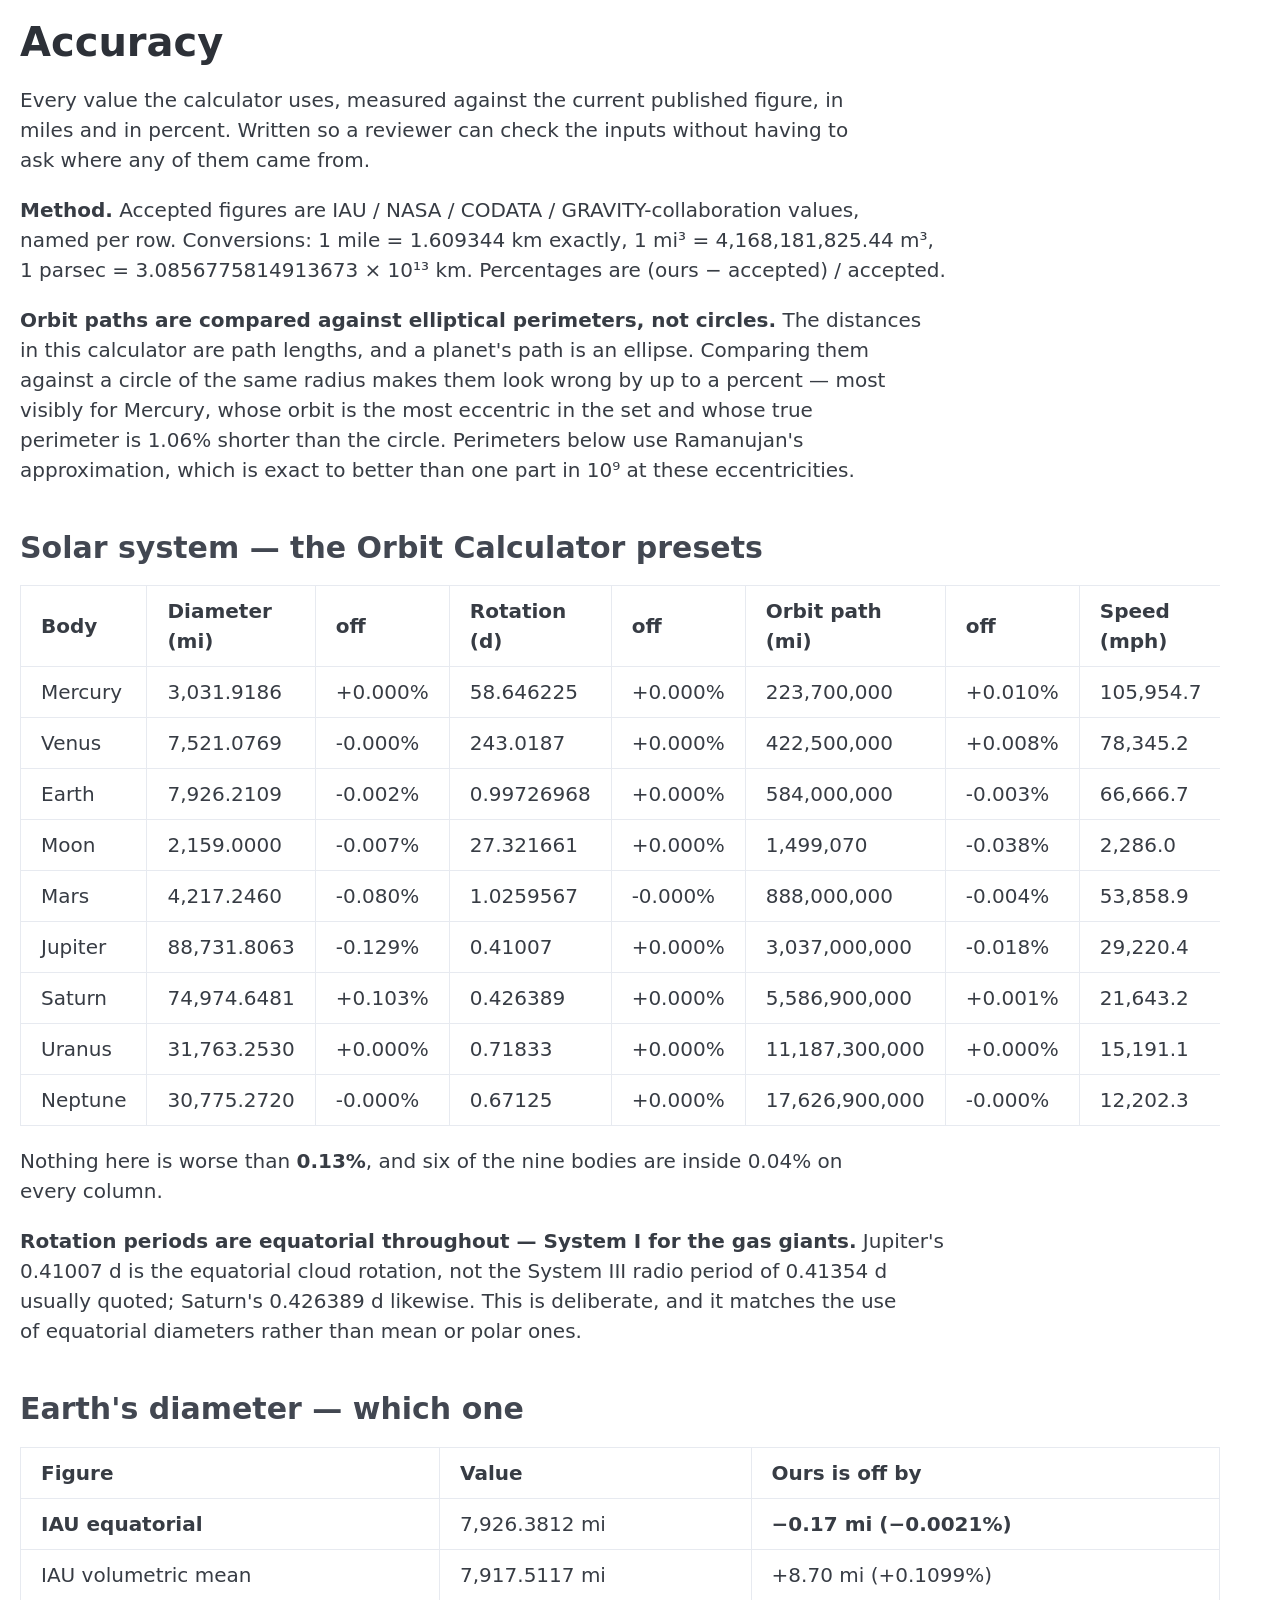
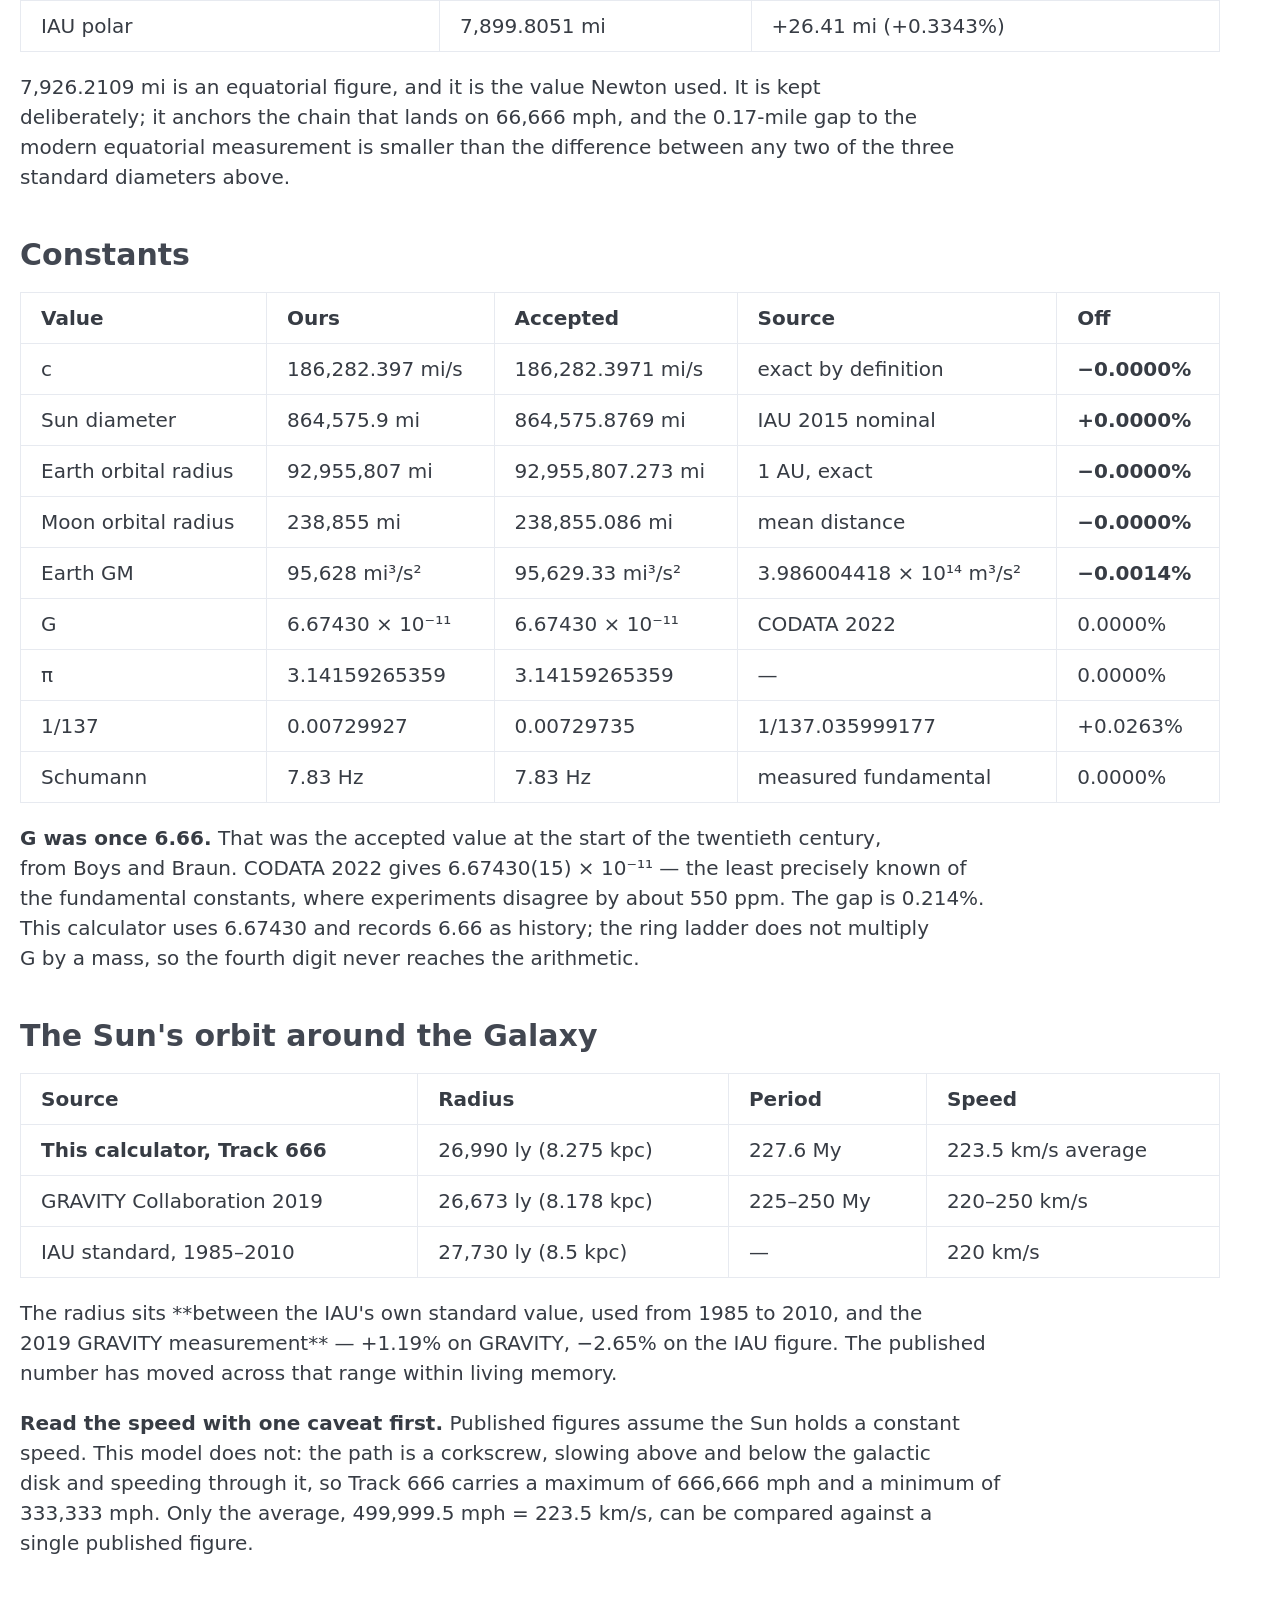
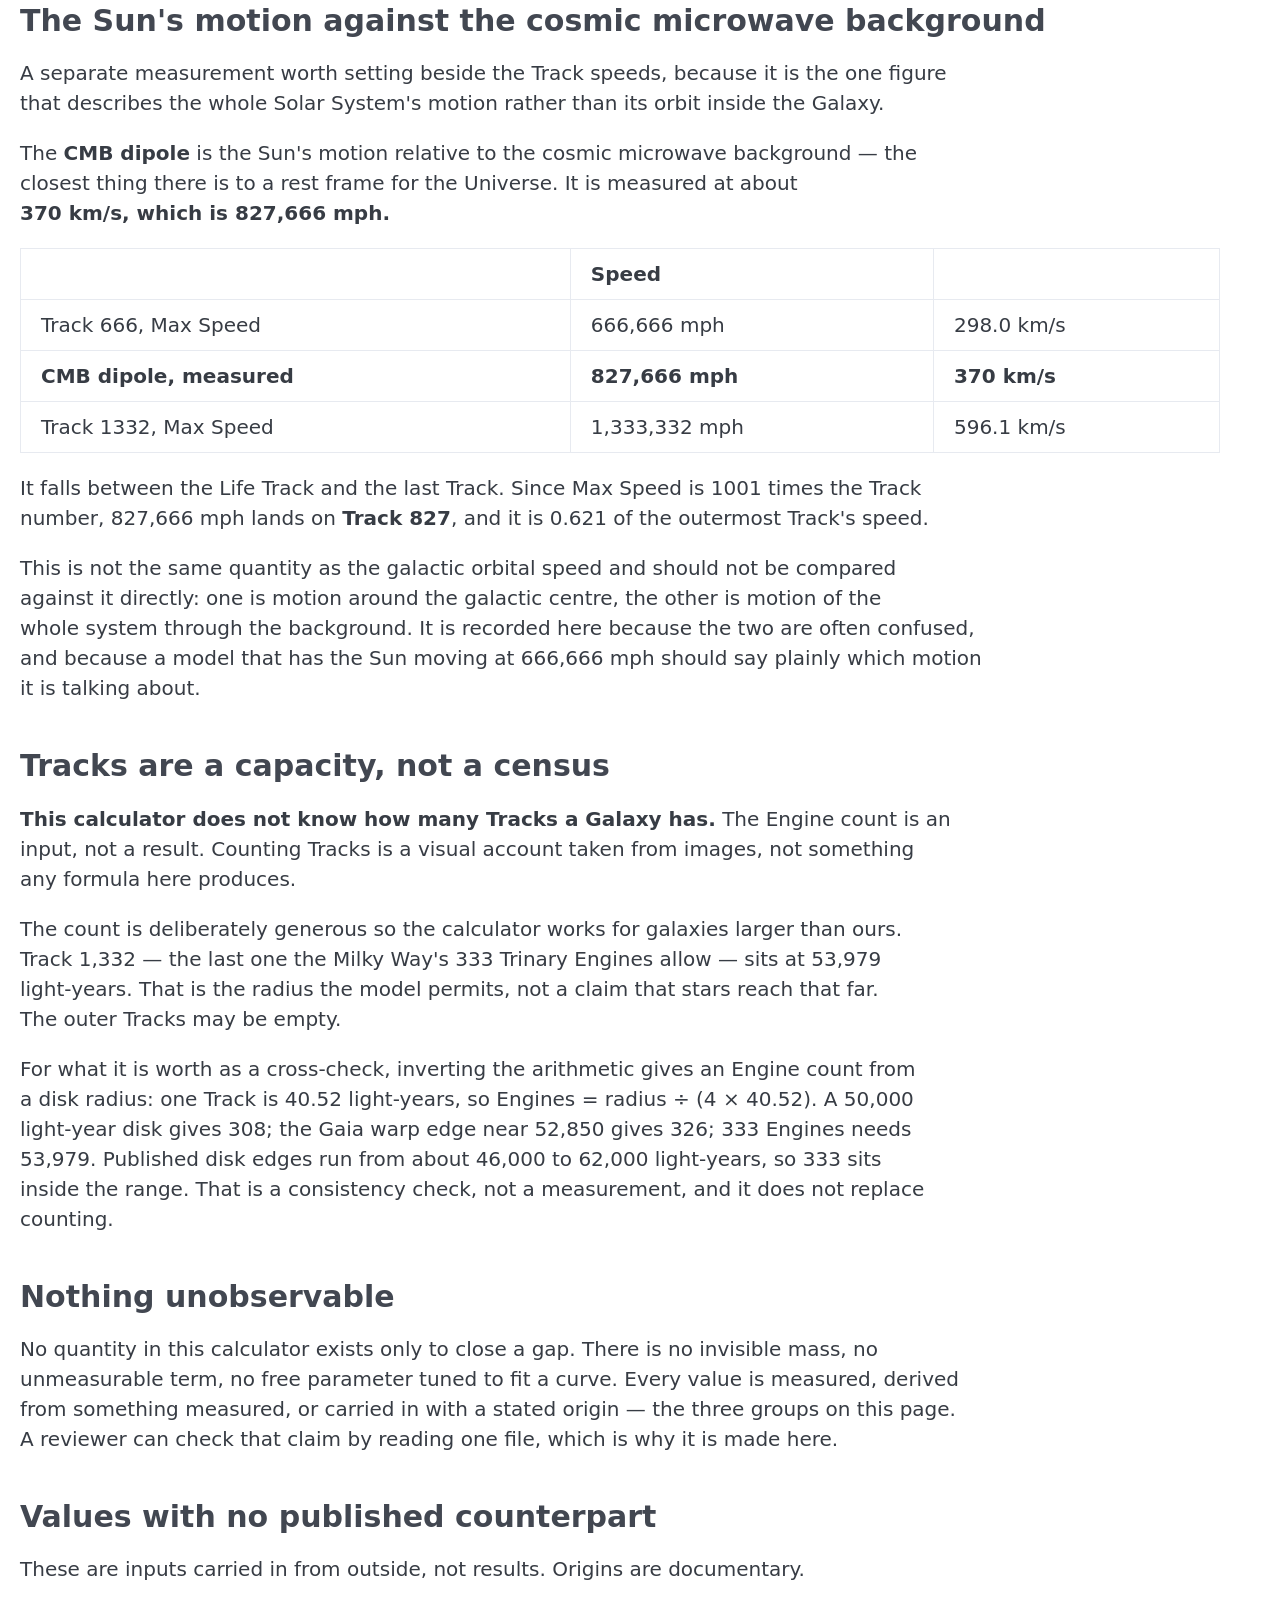
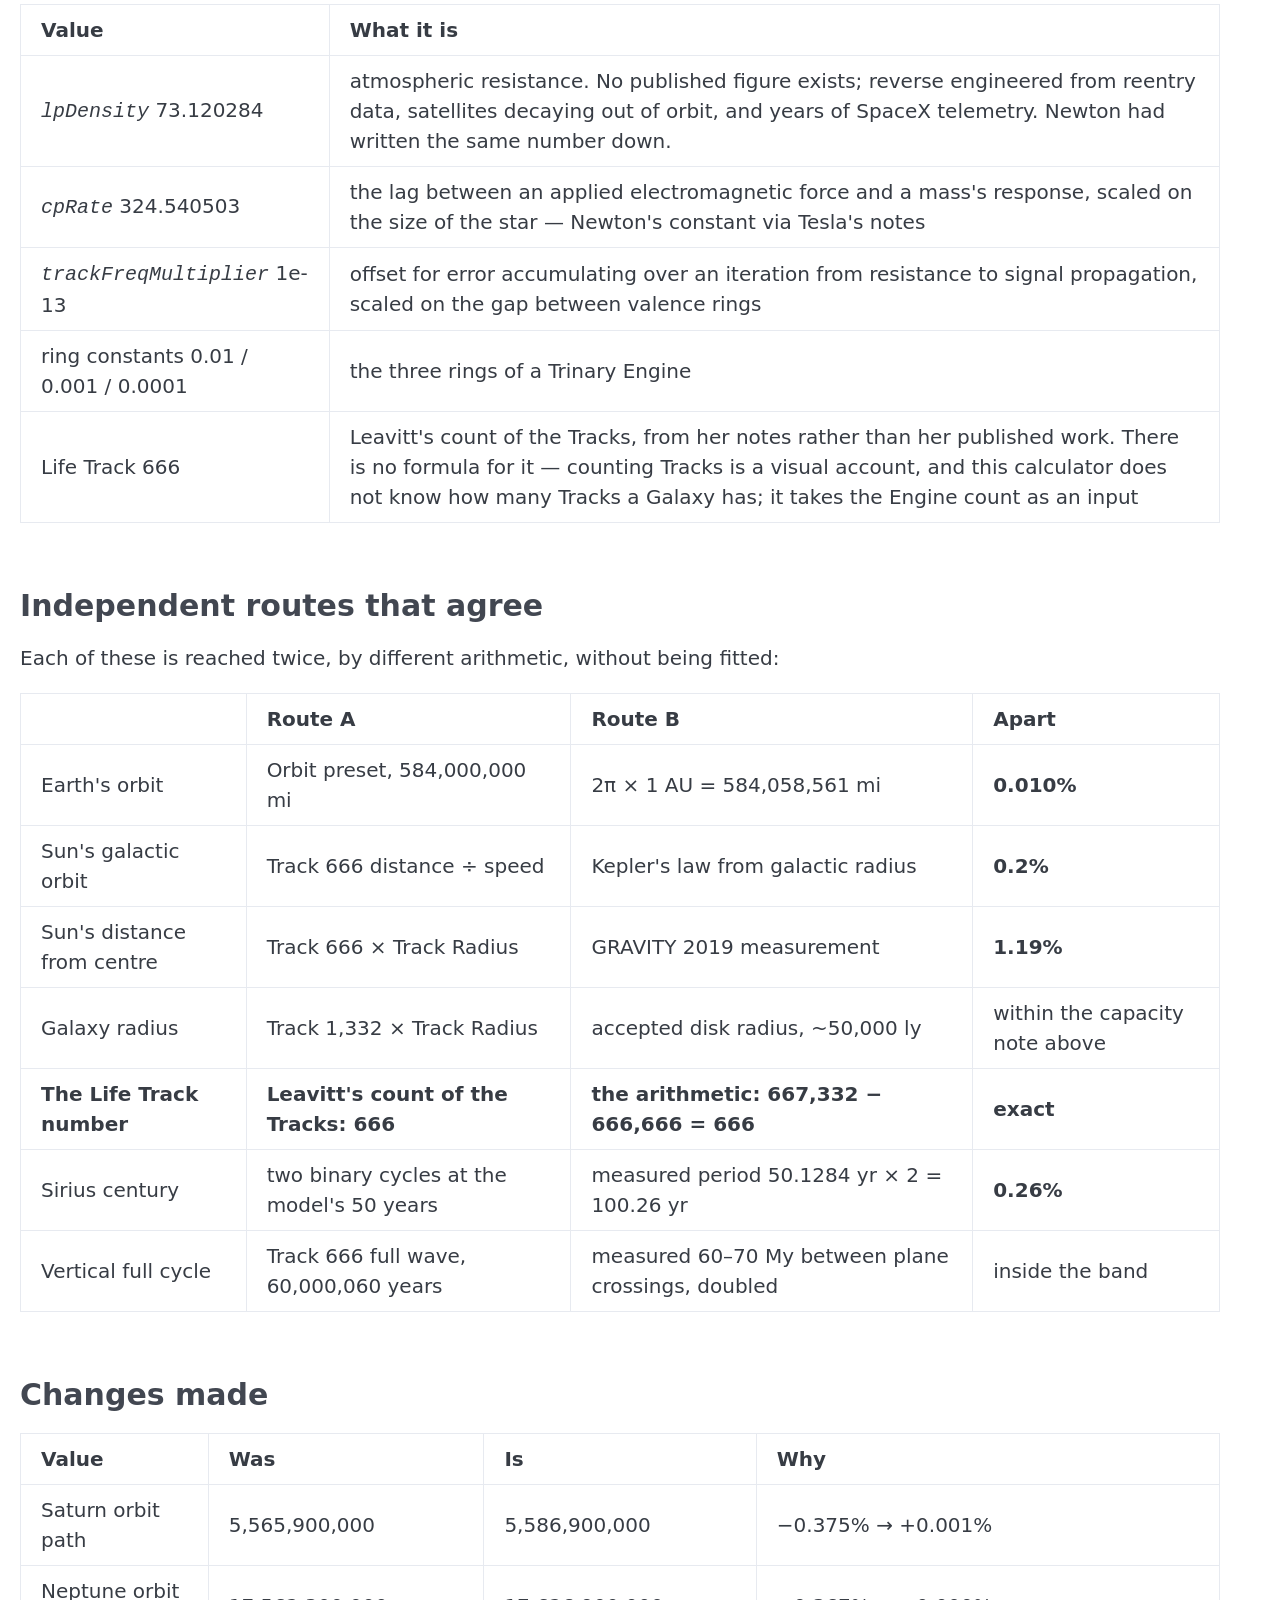
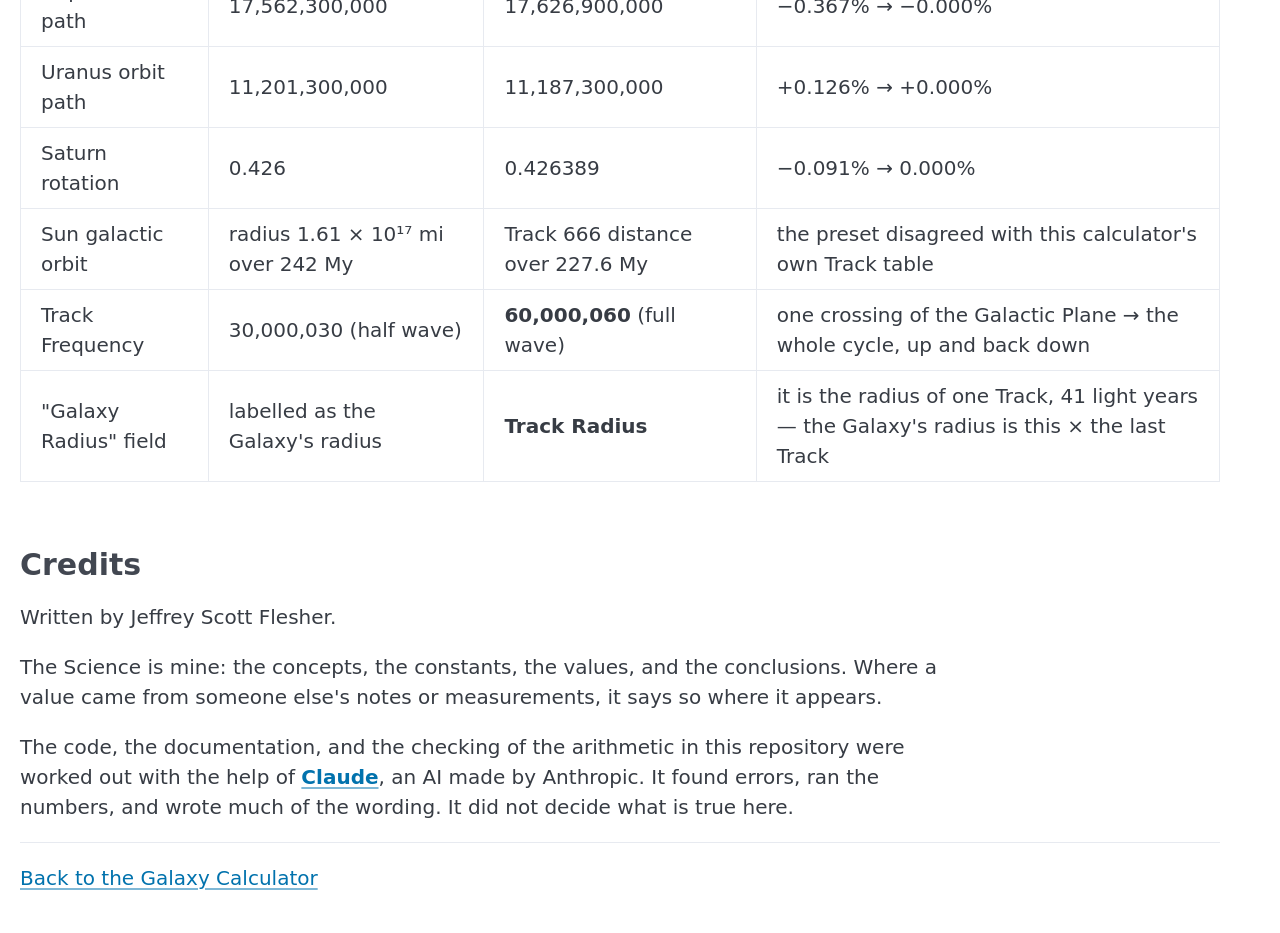
<file: ACCURACY.html>
<!DOCTYPE html>
<html lang="en">
<head>
    <title>Accuracy - Galaxy Calculator</title>
    <meta charset="UTF-8">
    <meta name="viewport" content="width=device-width, initial-scale=1.0">
    <meta name="author" content="Jeffrey Scott Flesher" />
    <meta name="description" content="Author: Jeffrey Scott Flesher, every value the Galaxy Calculator uses measured against the current published figure" />
    <meta name="keywords" content="Accuracy,Galaxy Calculator,Trinary,Measurement,Jeffrey Scott Flesher" />
    <link rel="shortcut icon" type="image/ico" href="favicon.ico" />
    <link rel="stylesheet" href="pico.min.css" />
    <link rel="stylesheet" href="galaxy.css" />
</head>
<body>
    <!-- Generated from ACCURACY.md by make-accuracy.js. Do not edit by hand. -->

    <h1>Accuracy</h1>

    <div class="container">
        <p class="medium-font">
            Every value the calculator uses, measured against the current published figure, in <br />
            miles and in percent. Written so a reviewer can check the inputs without having to <br />
            ask where any of them came from.
        </p>

        <p class="medium-font">
            <b>Method.</b> Accepted figures are IAU / NASA / CODATA / GRAVITY-collaboration values, <br />
            named per row. Conversions: 1 mile = 1.609344 km exactly, 1 mi³ = 4,168,181,825.44 m³, <br />
            1 parsec = 3.0856775814913673 × 10¹³ km. Percentages are (ours − accepted) / accepted.
        </p>

        <p class="medium-font">
            <b>Orbit paths are compared against elliptical perimeters, not circles.</b> The distances <br />
            in this calculator are path lengths, and a planet's path is an ellipse. Comparing them <br />
            against a circle of the same radius makes them look wrong by up to a percent — most <br />
            visibly for Mercury, whose orbit is the most eccentric in the set and whose true <br />
            perimeter is 1.06% shorter than the circle. Perimeters below use Ramanujan's <br />
            approximation, which is exact to better than one part in 10⁹ at these eccentricities.
        </p>

        <h3>Solar system — the Orbit Calculator presets</h3>

        <div class="tableContainer">
            <table class="ridge">
                <thead class="ridge">
                    <tr class="ridge">
                        <th class="medium-font ridge">Body</th>
                        <th class="medium-font ridge">Diameter (mi)</th>
                        <th class="medium-font ridge">off</th>
                        <th class="medium-font ridge">Rotation (d)</th>
                        <th class="medium-font ridge">off</th>
                        <th class="medium-font ridge">Orbit path (mi)</th>
                        <th class="medium-font ridge">off</th>
                        <th class="medium-font ridge">Speed (mph)</th>
                        <th class="medium-font ridge">off</th>
                    </tr>
                </thead>
                <tbody class="medium-font">
                    <tr class="ridge oddRow">
                        <td class="ridge">Mercury</td>
                        <td class="ridge">3,031.9186</td>
                        <td class="ridge">+0.000%</td>
                        <td class="ridge">58.646225</td>
                        <td class="ridge">+0.000%</td>
                        <td class="ridge">223,700,000</td>
                        <td class="ridge">+0.010%</td>
                        <td class="ridge">105,954.7</td>
                        <td class="ridge">+0.010%</td>
                    </tr>
                    <tr class="ridge evenRow">
                        <td class="ridge">Venus</td>
                        <td class="ridge">7,521.0769</td>
                        <td class="ridge">-0.000%</td>
                        <td class="ridge">243.0187</td>
                        <td class="ridge">+0.000%</td>
                        <td class="ridge">422,500,000</td>
                        <td class="ridge">+0.008%</td>
                        <td class="ridge">78,345.2</td>
                        <td class="ridge">+0.008%</td>
                    </tr>
                    <tr class="ridge oddRow">
                        <td class="ridge">Earth</td>
                        <td class="ridge">7,926.2109</td>
                        <td class="ridge">-0.002%</td>
                        <td class="ridge">0.99726968</td>
                        <td class="ridge">+0.000%</td>
                        <td class="ridge">584,000,000</td>
                        <td class="ridge">-0.003%</td>
                        <td class="ridge">66,666.7</td>
                        <td class="ridge">-0.003%</td>
                    </tr>
                    <tr class="ridge evenRow">
                        <td class="ridge">Moon</td>
                        <td class="ridge">2,159.0000</td>
                        <td class="ridge">-0.007%</td>
                        <td class="ridge">27.321661</td>
                        <td class="ridge">+0.000%</td>
                        <td class="ridge">1,499,070</td>
                        <td class="ridge">-0.038%</td>
                        <td class="ridge">2,286.0</td>
                        <td class="ridge">-0.038%</td>
                    </tr>
                    <tr class="ridge oddRow">
                        <td class="ridge">Mars</td>
                        <td class="ridge">4,217.2460</td>
                        <td class="ridge">-0.080%</td>
                        <td class="ridge">1.0259567</td>
                        <td class="ridge">-0.000%</td>
                        <td class="ridge">888,000,000</td>
                        <td class="ridge">-0.004%</td>
                        <td class="ridge">53,858.9</td>
                        <td class="ridge">-0.004%</td>
                    </tr>
                    <tr class="ridge evenRow">
                        <td class="ridge">Jupiter</td>
                        <td class="ridge">88,731.8063</td>
                        <td class="ridge">-0.129%</td>
                        <td class="ridge">0.41007</td>
                        <td class="ridge">+0.000%</td>
                        <td class="ridge">3,037,000,000</td>
                        <td class="ridge">-0.018%</td>
                        <td class="ridge">29,220.4</td>
                        <td class="ridge">-0.018%</td>
                    </tr>
                    <tr class="ridge oddRow">
                        <td class="ridge">Saturn</td>
                        <td class="ridge">74,974.6481</td>
                        <td class="ridge">+0.103%</td>
                        <td class="ridge">0.426389</td>
                        <td class="ridge">+0.000%</td>
                        <td class="ridge">5,586,900,000</td>
                        <td class="ridge">+0.001%</td>
                        <td class="ridge">21,643.2</td>
                        <td class="ridge">+0.001%</td>
                    </tr>
                    <tr class="ridge evenRow">
                        <td class="ridge">Uranus</td>
                        <td class="ridge">31,763.2530</td>
                        <td class="ridge">+0.000%</td>
                        <td class="ridge">0.71833</td>
                        <td class="ridge">+0.000%</td>
                        <td class="ridge">11,187,300,000</td>
                        <td class="ridge">+0.000%</td>
                        <td class="ridge">15,191.1</td>
                        <td class="ridge">+0.000%</td>
                    </tr>
                    <tr class="ridge oddRow">
                        <td class="ridge">Neptune</td>
                        <td class="ridge">30,775.2720</td>
                        <td class="ridge">-0.000%</td>
                        <td class="ridge">0.67125</td>
                        <td class="ridge">+0.000%</td>
                        <td class="ridge">17,626,900,000</td>
                        <td class="ridge">-0.000%</td>
                        <td class="ridge">12,202.3</td>
                        <td class="ridge">-0.000%</td>
                    </tr>
                </tbody>
            </table>
        </div>

        <p class="medium-font">
            Nothing here is worse than <b>0.13%</b>, and six of the nine bodies are inside 0.04% on <br />
            every column.
        </p>

        <p class="medium-font">
            <b>Rotation periods are equatorial throughout — System I for the gas giants.</b> Jupiter's <br />
            0.41007 d is the equatorial cloud rotation, not the System III radio period of 0.41354 d <br />
            usually quoted; Saturn's 0.426389 d likewise. This is deliberate, and it matches the use <br />
            of equatorial diameters rather than mean or polar ones.
        </p>

        <h3>Earth's diameter — which one</h3>

        <div class="tableContainer">
            <table class="ridge">
                <thead class="ridge">
                    <tr class="ridge">
                        <th class="medium-font ridge">Figure</th>
                        <th class="medium-font ridge">Value</th>
                        <th class="medium-font ridge">Ours is off by</th>
                    </tr>
                </thead>
                <tbody class="medium-font">
                    <tr class="ridge oddRow">
                        <td class="ridge"><b>IAU equatorial</b></td>
                        <td class="ridge">7,926.3812 mi</td>
                        <td class="ridge"><b>−0.17 mi (−0.0021%)</b></td>
                    </tr>
                    <tr class="ridge evenRow">
                        <td class="ridge">IAU volumetric mean</td>
                        <td class="ridge">7,917.5117 mi</td>
                        <td class="ridge">+8.70 mi (+0.1099%)</td>
                    </tr>
                    <tr class="ridge oddRow">
                        <td class="ridge">IAU polar</td>
                        <td class="ridge">7,899.8051 mi</td>
                        <td class="ridge">+26.41 mi (+0.3343%)</td>
                    </tr>
                </tbody>
            </table>
        </div>

        <p class="medium-font">
            7,926.2109 mi is an equatorial figure, and it is the value Newton used. It is kept <br />
            deliberately; it anchors the chain that lands on 66,666 mph, and the 0.17-mile gap to the <br />
            modern equatorial measurement is smaller than the difference between any two of the three <br />
            standard diameters above.
        </p>

        <h3>Constants</h3>

        <div class="tableContainer">
            <table class="ridge">
                <thead class="ridge">
                    <tr class="ridge">
                        <th class="medium-font ridge">Value</th>
                        <th class="medium-font ridge">Ours</th>
                        <th class="medium-font ridge">Accepted</th>
                        <th class="medium-font ridge">Source</th>
                        <th class="medium-font ridge">Off</th>
                    </tr>
                </thead>
                <tbody class="medium-font">
                    <tr class="ridge oddRow">
                        <td class="ridge">c</td>
                        <td class="ridge">186,282.397 mi/s</td>
                        <td class="ridge">186,282.3971 mi/s</td>
                        <td class="ridge">exact by definition</td>
                        <td class="ridge"><b>−0.0000%</b></td>
                    </tr>
                    <tr class="ridge evenRow">
                        <td class="ridge">Sun diameter</td>
                        <td class="ridge">864,575.9 mi</td>
                        <td class="ridge">864,575.8769 mi</td>
                        <td class="ridge">IAU 2015 nominal</td>
                        <td class="ridge"><b>+0.0000%</b></td>
                    </tr>
                    <tr class="ridge oddRow">
                        <td class="ridge">Earth orbital radius</td>
                        <td class="ridge">92,955,807 mi</td>
                        <td class="ridge">92,955,807.273 mi</td>
                        <td class="ridge">1 AU, exact</td>
                        <td class="ridge"><b>−0.0000%</b></td>
                    </tr>
                    <tr class="ridge evenRow">
                        <td class="ridge">Moon orbital radius</td>
                        <td class="ridge">238,855 mi</td>
                        <td class="ridge">238,855.086 mi</td>
                        <td class="ridge">mean distance</td>
                        <td class="ridge"><b>−0.0000%</b></td>
                    </tr>
                    <tr class="ridge oddRow">
                        <td class="ridge">Earth GM</td>
                        <td class="ridge">95,628 mi³/s²</td>
                        <td class="ridge">95,629.33 mi³/s²</td>
                        <td class="ridge">3.986004418 × 10¹⁴ m³/s²</td>
                        <td class="ridge"><b>−0.0014%</b></td>
                    </tr>
                    <tr class="ridge evenRow">
                        <td class="ridge">G</td>
                        <td class="ridge">6.67430 × 10⁻¹¹</td>
                        <td class="ridge">6.67430 × 10⁻¹¹</td>
                        <td class="ridge">CODATA 2022</td>
                        <td class="ridge">0.0000%</td>
                    </tr>
                    <tr class="ridge oddRow">
                        <td class="ridge">π</td>
                        <td class="ridge">3.14159265359</td>
                        <td class="ridge">3.14159265359</td>
                        <td class="ridge">—</td>
                        <td class="ridge">0.0000%</td>
                    </tr>
                    <tr class="ridge evenRow">
                        <td class="ridge">1/137</td>
                        <td class="ridge">0.00729927</td>
                        <td class="ridge">0.00729735</td>
                        <td class="ridge">1/137.035999177</td>
                        <td class="ridge">+0.0263%</td>
                    </tr>
                    <tr class="ridge oddRow">
                        <td class="ridge">Schumann</td>
                        <td class="ridge">7.83 Hz</td>
                        <td class="ridge">7.83 Hz</td>
                        <td class="ridge">measured fundamental</td>
                        <td class="ridge">0.0000%</td>
                    </tr>
                </tbody>
            </table>
        </div>

        <p class="medium-font">
            <b>G was once 6.66.</b> That was the accepted value at the start of the twentieth century, <br />
            from Boys and Braun. CODATA 2022 gives 6.67430(15) × 10⁻¹¹ — the least precisely known of <br />
            the fundamental constants, where experiments disagree by about 550 ppm. The gap is 0.214%. <br />
            This calculator uses 6.67430 and records 6.66 as history; the ring ladder does not multiply <br />
            G by a mass, so the fourth digit never reaches the arithmetic.
        </p>

        <h3>The Sun's orbit around the Galaxy</h3>

        <div class="tableContainer">
            <table class="ridge">
                <thead class="ridge">
                    <tr class="ridge">
                        <th class="medium-font ridge">Source</th>
                        <th class="medium-font ridge">Radius</th>
                        <th class="medium-font ridge">Period</th>
                        <th class="medium-font ridge">Speed</th>
                    </tr>
                </thead>
                <tbody class="medium-font">
                    <tr class="ridge oddRow">
                        <td class="ridge"><b>This calculator, Track 666</b></td>
                        <td class="ridge">26,990 ly (8.275 kpc)</td>
                        <td class="ridge">227.6 My</td>
                        <td class="ridge">223.5 km/s average</td>
                    </tr>
                    <tr class="ridge evenRow">
                        <td class="ridge">GRAVITY Collaboration 2019</td>
                        <td class="ridge">26,673 ly (8.178 kpc)</td>
                        <td class="ridge">225–250 My</td>
                        <td class="ridge">220–250 km/s</td>
                    </tr>
                    <tr class="ridge oddRow">
                        <td class="ridge">IAU standard, 1985–2010</td>
                        <td class="ridge">27,730 ly (8.5 kpc)</td>
                        <td class="ridge">—</td>
                        <td class="ridge">220 km/s</td>
                    </tr>
                </tbody>
            </table>
        </div>

        <p class="medium-font">
            The radius sits **between the IAU's own standard value, used from 1985 to 2010, and the <br />
            2019 GRAVITY measurement** — +1.19% on GRAVITY, −2.65% on the IAU figure. The published <br />
            number has moved across that range within living memory.
        </p>

        <p class="medium-font">
            <b>Read the speed with one caveat first.</b> Published figures assume the Sun holds a constant <br />
            speed. This model does not: the path is a corkscrew, slowing above and below the galactic <br />
            disk and speeding through it, so Track 666 carries a maximum of 666,666 mph and a minimum of <br />
            333,333 mph. Only the average, 499,999.5 mph = 223.5 km/s, can be compared against a <br />
            single published figure.
        </p>

        <h3>The Sun's motion against the cosmic microwave background</h3>

        <p class="medium-font">
            A separate measurement worth setting beside the Track speeds, because it is the one figure <br />
            that describes the whole Solar System's motion rather than its orbit inside the Galaxy.
        </p>

        <p class="medium-font">
            The <b>CMB dipole</b> is the Sun's motion relative to the cosmic microwave background — the <br />
            closest thing there is to a rest frame for the Universe. It is measured at about <br />
            <b>370 km/s, which is 827,666 mph.</b>
        </p>

        <div class="tableContainer">
            <table class="ridge">
                <thead class="ridge">
                    <tr class="ridge">
                        <th class="medium-font ridge"></th>
                        <th class="medium-font ridge">Speed</th>
                        <th class="medium-font ridge"></th>
                    </tr>
                </thead>
                <tbody class="medium-font">
                    <tr class="ridge oddRow">
                        <td class="ridge">Track 666, Max Speed</td>
                        <td class="ridge">666,666 mph</td>
                        <td class="ridge">298.0 km/s</td>
                    </tr>
                    <tr class="ridge evenRow">
                        <td class="ridge"><b>CMB dipole, measured</b></td>
                        <td class="ridge"><b>827,666 mph</b></td>
                        <td class="ridge"><b>370 km/s</b></td>
                    </tr>
                    <tr class="ridge oddRow">
                        <td class="ridge">Track 1332, Max Speed</td>
                        <td class="ridge">1,333,332 mph</td>
                        <td class="ridge">596.1 km/s</td>
                    </tr>
                </tbody>
            </table>
        </div>

        <p class="medium-font">
            It falls between the Life Track and the last Track. Since Max Speed is 1001 times the Track <br />
            number, 827,666 mph lands on <b>Track 827</b>, and it is 0.621 of the outermost Track's speed.
        </p>

        <p class="medium-font">
            This is not the same quantity as the galactic orbital speed and should not be compared <br />
            against it directly: one is motion around the galactic centre, the other is motion of the <br />
            whole system through the background. It is recorded here because the two are often confused, <br />
            and because a model that has the Sun moving at 666,666 mph should say plainly which motion <br />
            it is talking about.
        </p>

        <h3>Tracks are a capacity, not a census</h3>

        <p class="medium-font">
            <b>This calculator does not know how many Tracks a Galaxy has.</b> The Engine count is an <br />
            input, not a result. Counting Tracks is a visual account taken from images, not something <br />
            any formula here produces.
        </p>

        <p class="medium-font">
            The count is deliberately generous so the calculator works for galaxies larger than ours. <br />
            Track 1,332 — the last one the Milky Way's 333 Trinary Engines allow — sits at 53,979 <br />
            light-years. That is the radius the model permits, not a claim that stars reach that far. <br />
            The outer Tracks may be empty.
        </p>

        <p class="medium-font">
            For what it is worth as a cross-check, inverting the arithmetic gives an Engine count from <br />
            a disk radius: one Track is 40.52 light-years, so Engines = radius ÷ (4 × 40.52). A 50,000 <br />
            light-year disk gives 308; the Gaia warp edge near 52,850 gives 326; 333 Engines needs <br />
            53,979. Published disk edges run from about 46,000 to 62,000 light-years, so 333 sits <br />
            inside the range. That is a consistency check, not a measurement, and it does not replace <br />
            counting.
        </p>

        <h3>Nothing unobservable</h3>

        <p class="medium-font">
            No quantity in this calculator exists only to close a gap. There is no invisible mass, no <br />
            unmeasurable term, no free parameter tuned to fit a curve. Every value is measured, derived <br />
            from something measured, or carried in with a stated origin — the three groups on this page. <br />
            A reviewer can check that claim by reading one file, which is why it is made here.
        </p>

        <h3>Values with no published counterpart</h3>

        <p class="medium-font">
            These are inputs carried in from outside, not results. Origins are documentary.
        </p>

        <div class="tableContainer">
            <table class="ridge">
                <thead class="ridge">
                    <tr class="ridge">
                        <th class="medium-font ridge">Value</th>
                        <th class="medium-font ridge">What it is</th>
                    </tr>
                </thead>
                <tbody class="medium-font">
                    <tr class="ridge oddRow">
                        <td class="ridge"><span class="text_code">lpDensity</span> 73.120284</td>
                        <td class="ridge">atmospheric resistance. No published figure exists; reverse engineered from reentry data, satellites decaying out of orbit, and years of SpaceX telemetry. Newton had written the same number down.</td>
                    </tr>
                    <tr class="ridge evenRow">
                        <td class="ridge"><span class="text_code">cpRate</span> 324.540503</td>
                        <td class="ridge">the lag between an applied electromagnetic force and a mass's response, scaled on the size of the star — Newton's constant via Tesla's notes</td>
                    </tr>
                    <tr class="ridge oddRow">
                        <td class="ridge"><span class="text_code">trackFreqMultiplier</span> 1e-13</td>
                        <td class="ridge">offset for error accumulating over an iteration from resistance to signal propagation, scaled on the gap between valence rings</td>
                    </tr>
                    <tr class="ridge evenRow">
                        <td class="ridge">ring constants 0.01 / 0.001 / 0.0001</td>
                        <td class="ridge">the three rings of a Trinary Engine</td>
                    </tr>
                    <tr class="ridge oddRow">
                        <td class="ridge">Life Track 666</td>
                        <td class="ridge">Leavitt's count of the Tracks, from her notes rather than her published work. There is no formula for it — counting Tracks is a visual account, and this calculator does not know how many Tracks a Galaxy has; it takes the Engine count as an input</td>
                    </tr>
                </tbody>
            </table>
        </div>

        <h3>Independent routes that agree</h3>

        <p class="medium-font">
            Each of these is reached twice, by different arithmetic, without being fitted:
        </p>

        <div class="tableContainer">
            <table class="ridge">
                <thead class="ridge">
                    <tr class="ridge">
                        <th class="medium-font ridge"></th>
                        <th class="medium-font ridge">Route A</th>
                        <th class="medium-font ridge">Route B</th>
                        <th class="medium-font ridge">Apart</th>
                    </tr>
                </thead>
                <tbody class="medium-font">
                    <tr class="ridge oddRow">
                        <td class="ridge">Earth's orbit</td>
                        <td class="ridge">Orbit preset, 584,000,000 mi</td>
                        <td class="ridge">2π × 1 AU = 584,058,561 mi</td>
                        <td class="ridge"><b>0.010%</b></td>
                    </tr>
                    <tr class="ridge evenRow">
                        <td class="ridge">Sun's galactic orbit</td>
                        <td class="ridge">Track 666 distance ÷ speed</td>
                        <td class="ridge">Kepler's law from galactic radius</td>
                        <td class="ridge"><b>0.2%</b></td>
                    </tr>
                    <tr class="ridge oddRow">
                        <td class="ridge">Sun's distance from centre</td>
                        <td class="ridge">Track 666 × Track Radius</td>
                        <td class="ridge">GRAVITY 2019 measurement</td>
                        <td class="ridge"><b>1.19%</b></td>
                    </tr>
                    <tr class="ridge evenRow">
                        <td class="ridge">Galaxy radius</td>
                        <td class="ridge">Track 1,332 × Track Radius</td>
                        <td class="ridge">accepted disk radius, ~50,000 ly</td>
                        <td class="ridge">within the capacity note above</td>
                    </tr>
                    <tr class="ridge oddRow">
                        <td class="ridge"><b>The Life Track number</b></td>
                        <td class="ridge"><b>Leavitt's count of the Tracks: 666</b></td>
                        <td class="ridge"><b>the arithmetic: 667,332 − 666,666 = 666</b></td>
                        <td class="ridge"><b>exact</b></td>
                    </tr>
                    <tr class="ridge evenRow">
                        <td class="ridge">Sirius century</td>
                        <td class="ridge">two binary cycles at the model's 50 years</td>
                        <td class="ridge">measured period 50.1284 yr × 2 = 100.26 yr</td>
                        <td class="ridge"><b>0.26%</b></td>
                    </tr>
                    <tr class="ridge oddRow">
                        <td class="ridge">Vertical full cycle</td>
                        <td class="ridge">Track 666 full wave, 60,000,060 years</td>
                        <td class="ridge">measured 60–70 My between plane crossings, doubled</td>
                        <td class="ridge">inside the band</td>
                    </tr>
                </tbody>
            </table>
        </div>

        <h3>Changes made</h3>

        <div class="tableContainer">
            <table class="ridge">
                <thead class="ridge">
                    <tr class="ridge">
                        <th class="medium-font ridge">Value</th>
                        <th class="medium-font ridge">Was</th>
                        <th class="medium-font ridge">Is</th>
                        <th class="medium-font ridge">Why</th>
                    </tr>
                </thead>
                <tbody class="medium-font">
                    <tr class="ridge oddRow">
                        <td class="ridge">Saturn orbit path</td>
                        <td class="ridge">5,565,900,000</td>
                        <td class="ridge">5,586,900,000</td>
                        <td class="ridge">−0.375% → +0.001%</td>
                    </tr>
                    <tr class="ridge evenRow">
                        <td class="ridge">Neptune orbit path</td>
                        <td class="ridge">17,562,300,000</td>
                        <td class="ridge">17,626,900,000</td>
                        <td class="ridge">−0.367% → −0.000%</td>
                    </tr>
                    <tr class="ridge oddRow">
                        <td class="ridge">Uranus orbit path</td>
                        <td class="ridge">11,201,300,000</td>
                        <td class="ridge">11,187,300,000</td>
                        <td class="ridge">+0.126% → +0.000%</td>
                    </tr>
                    <tr class="ridge evenRow">
                        <td class="ridge">Saturn rotation</td>
                        <td class="ridge">0.426</td>
                        <td class="ridge">0.426389</td>
                        <td class="ridge">−0.091% → 0.000%</td>
                    </tr>
                    <tr class="ridge oddRow">
                        <td class="ridge">Sun galactic orbit</td>
                        <td class="ridge">radius 1.61 × 10¹⁷ mi over 242 My</td>
                        <td class="ridge">Track 666 distance over 227.6 My</td>
                        <td class="ridge">the preset disagreed with this calculator's own Track table</td>
                    </tr>
                    <tr class="ridge evenRow">
                        <td class="ridge">Track Frequency</td>
                        <td class="ridge">30,000,030 (half wave)</td>
                        <td class="ridge"><b>60,000,060</b> (full wave)</td>
                        <td class="ridge">one crossing of the Galactic Plane → the whole cycle, up and back down</td>
                    </tr>
                    <tr class="ridge oddRow">
                        <td class="ridge">"Galaxy Radius" field</td>
                        <td class="ridge">labelled as the Galaxy's radius</td>
                        <td class="ridge"><b>Track Radius</b></td>
                        <td class="ridge">it is the radius of one Track, 41 light years — the Galaxy's radius is this × the last Track</td>
                    </tr>
                </tbody>
            </table>
        </div>

        <h3>Credits</h3>

        <p class="medium-font">
            Written by Jeffrey Scott Flesher.
        </p>

        <p class="medium-font">
            The Science is mine: the concepts, the constants, the values, and the conclusions. Where a <br />
            value came from someone else's notes or measurements, it says so where it appears.
        </p>

        <p class="medium-font">
            The code, the documentation, and the checking of the arithmetic in this repository were <br />
            worked out with the help of <a class="medium-font" href="https://claude.ai" target="_blank"><b>Claude</b></a>, an AI made by Anthropic. It found errors, ran the <br />
            numbers, and wrote much of the wording. It did not decide what is true here.
        </p>

        <hr />

        <p class="medium-font">
            <a class="medium-font" href="index.html" target="_blank">Back to the Galaxy Calculator</a>
        </p>
    </div>
</body>
</html>
</file>
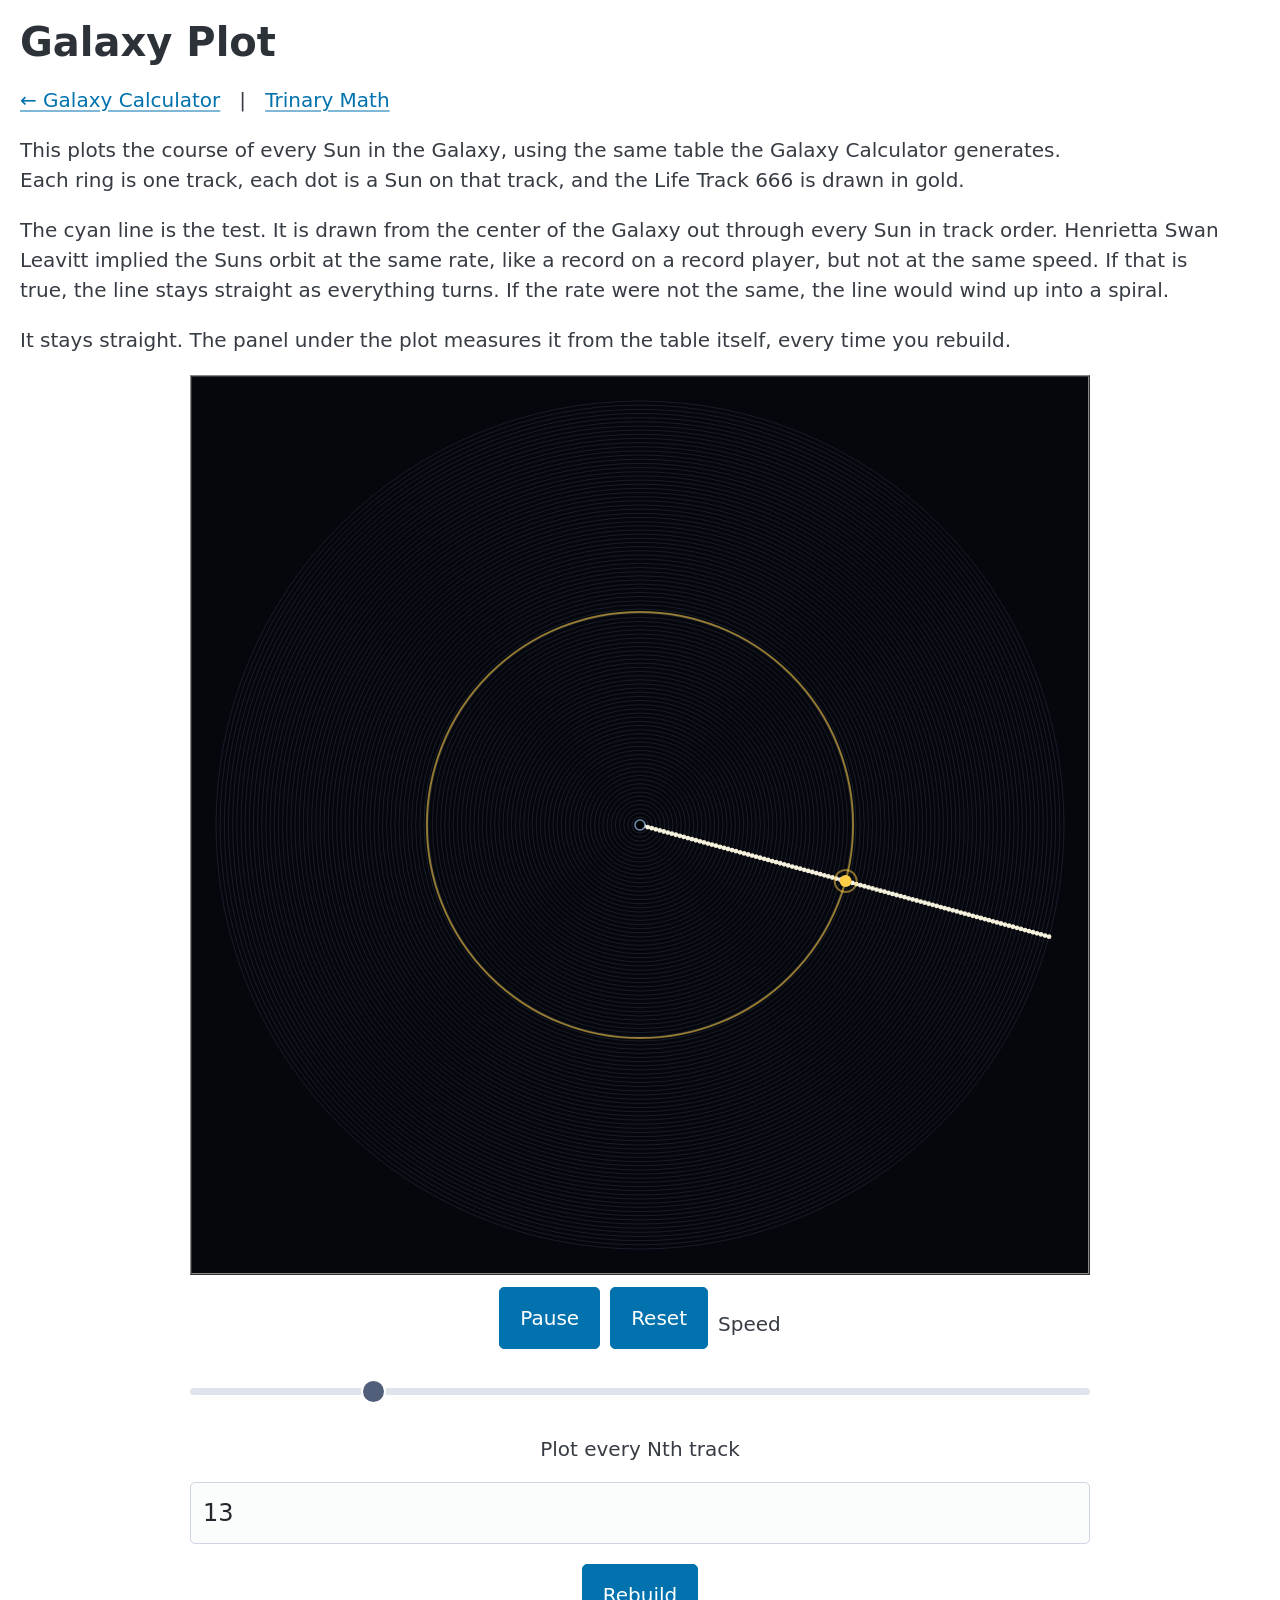
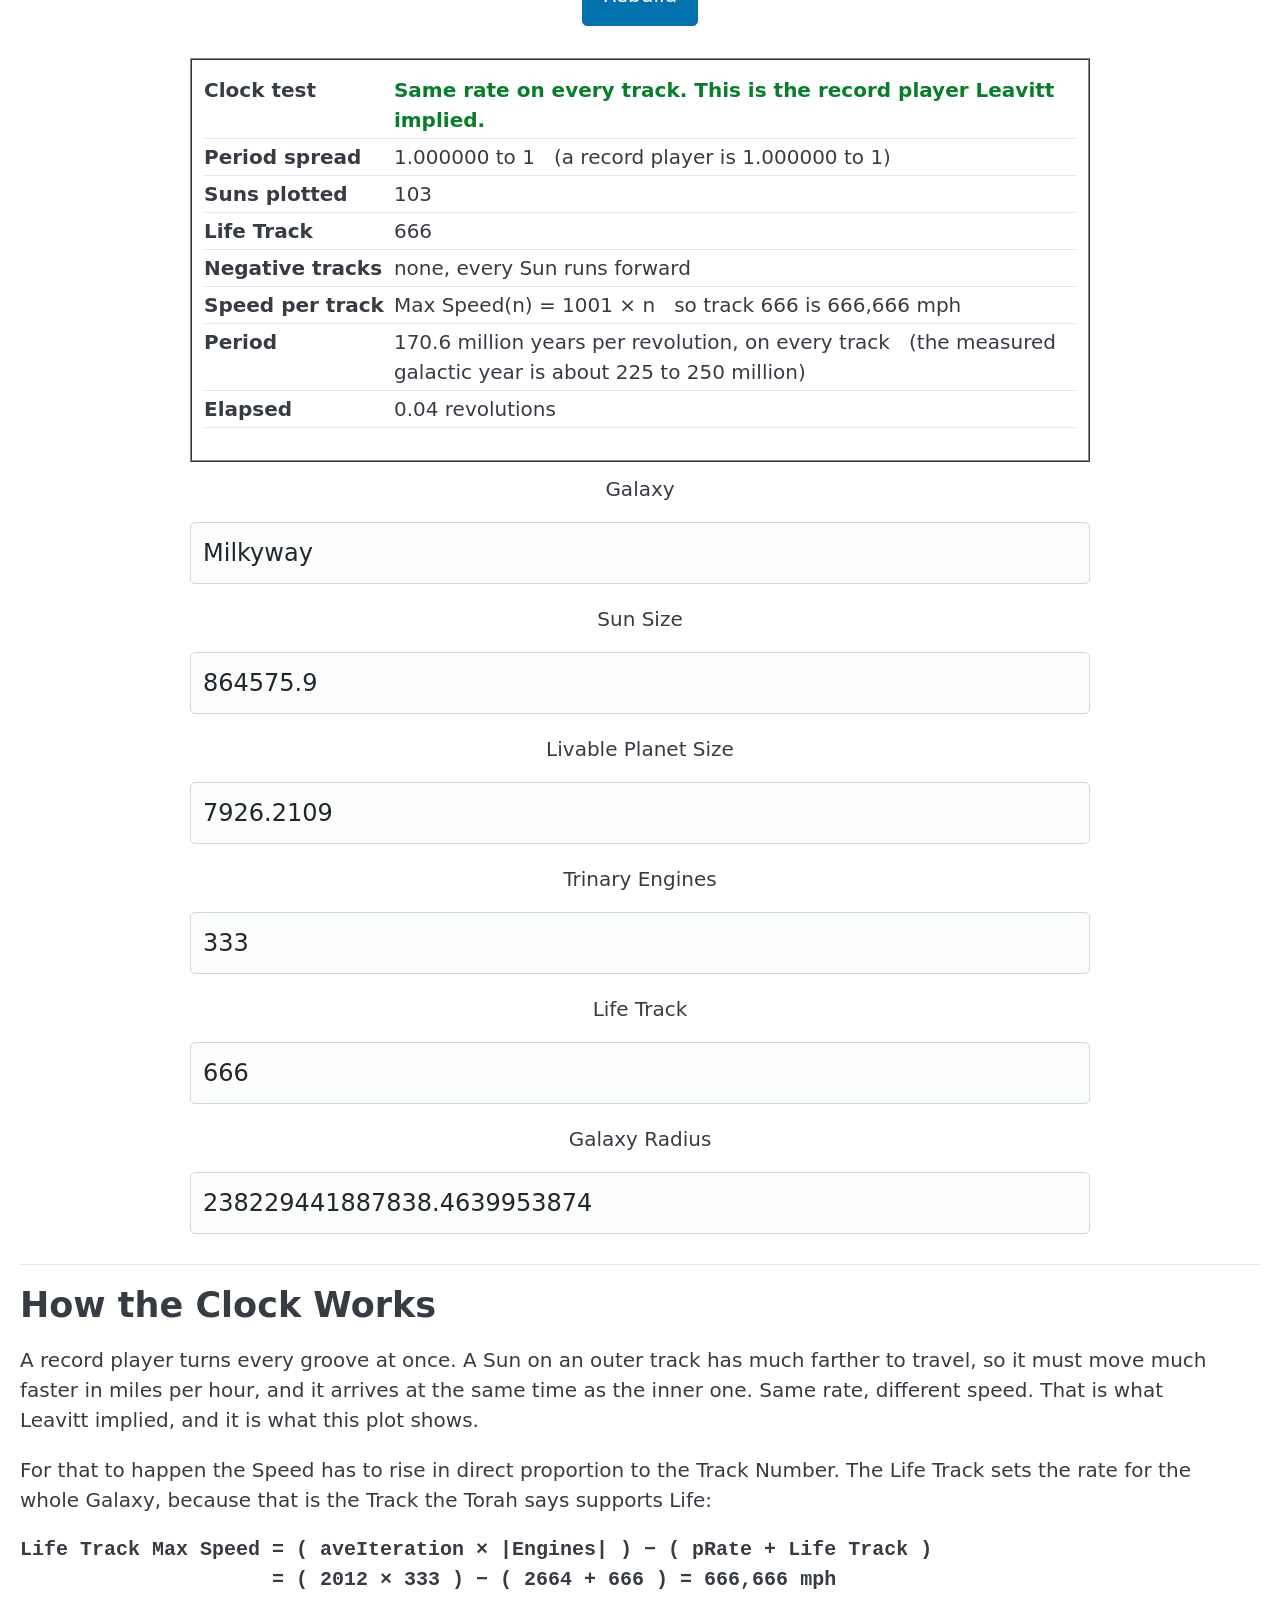
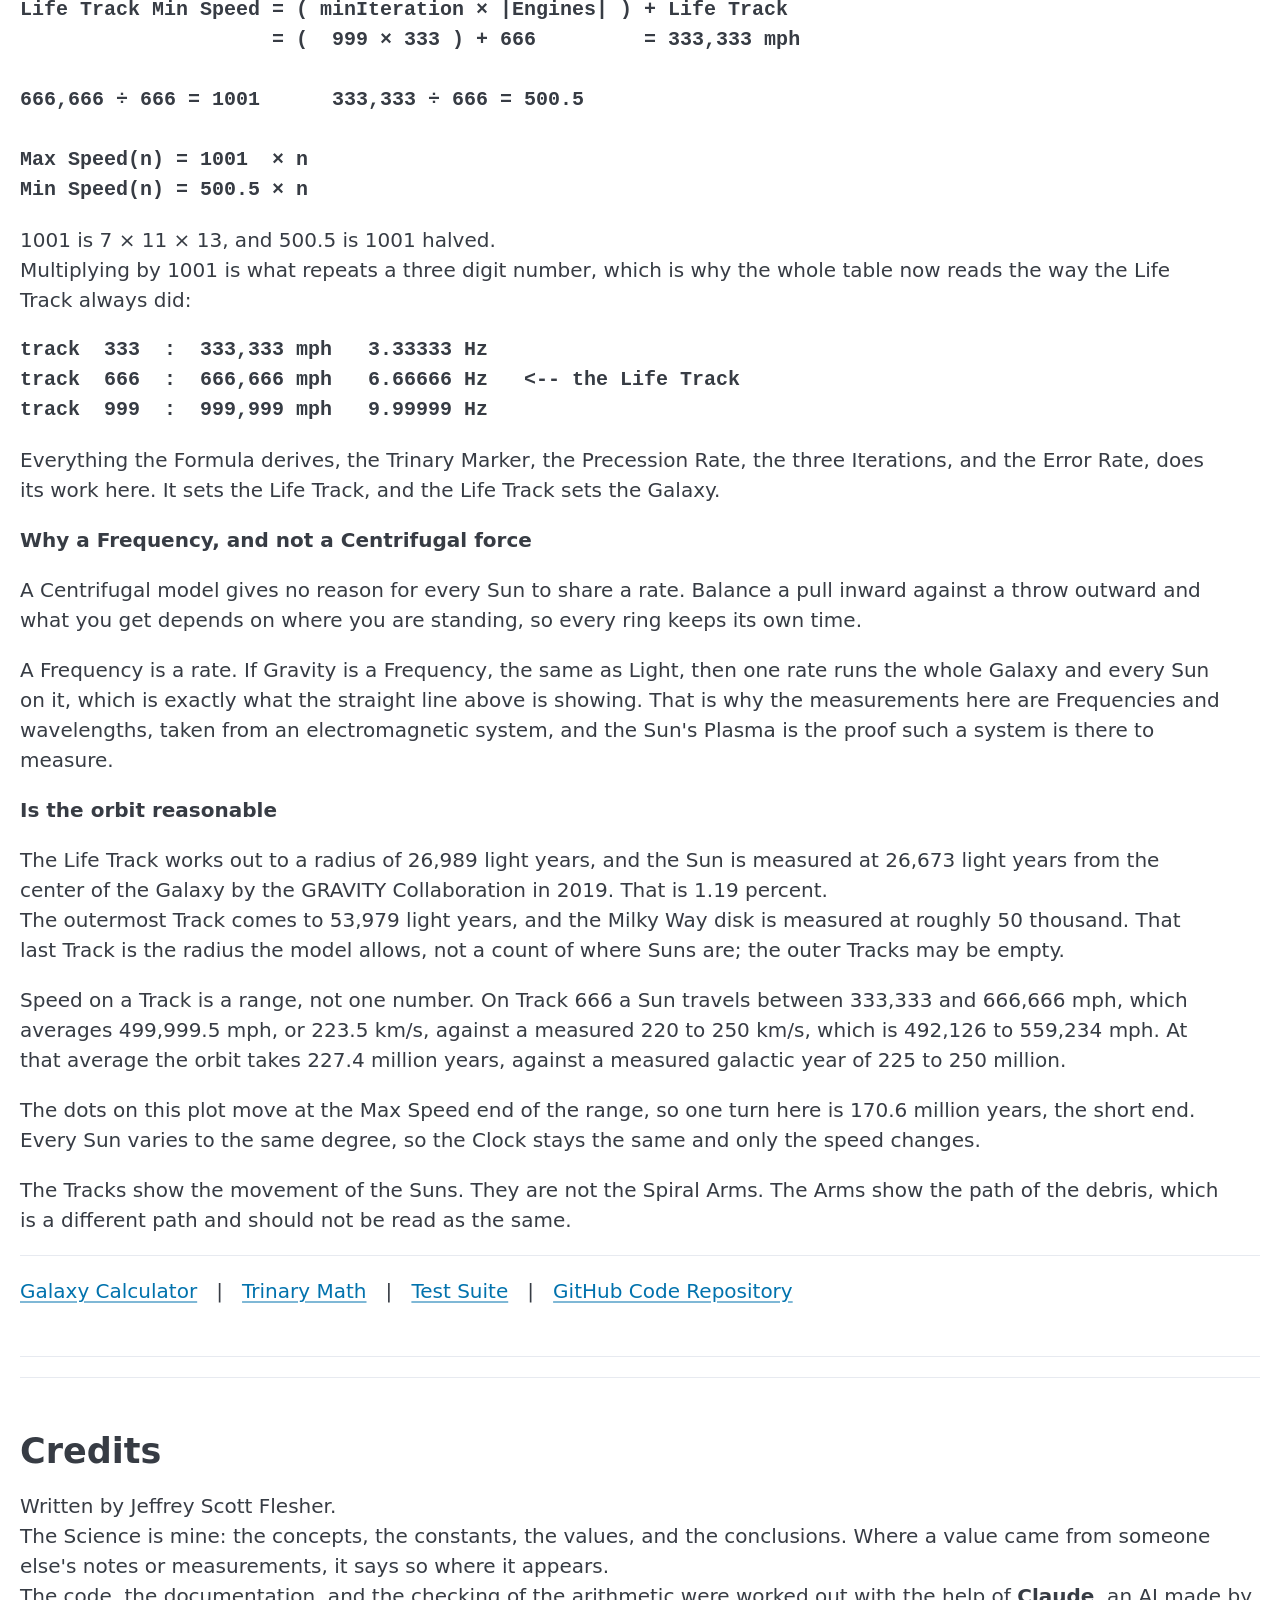
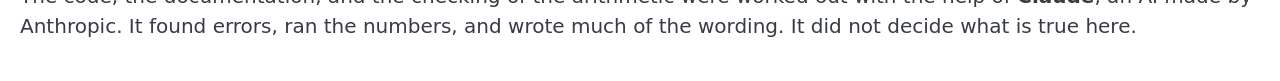
<file: galaxy.plot.html>
<!DOCTYPE html>
<html lang="en">
<head>
    <title>Galaxy Plot</title>
    <meta charset="UTF-8">
    <meta name="viewport" content="width=device-width, initial-scale=1.0">
    <meta name="author" content="Jeffrey Scott Flesher" />
    <meta name="created" content="1961-01-14T18:32:33.366699936" />
    <meta name="changedby" content="Jeffrey Scott Flesher" />
    <meta name="changed" content="2026-08-29T12:00:00.000000000" />
    <meta name="description" content="Author: Jeffrey Scott Flesher, plots the orbital course of every Sun in the Galaxy from the Galaxy Calculator table" />
    <meta name="keywords" content="Galaxy,Plot,Orbit,Leavitt,Trinary,Dark Star,Newton,Jeffrey Scott Flesher" />
    <link rel="shortcut icon" type="image/ico" href="favicon.ico" />
    <link rel="stylesheet" href="pico.min.css" />
    <link rel="stylesheet" href="galaxy.css" />
    <script src="bignumber.js"></script>
    <script src="bignumbermath.js"></script>
    <script src="galaxycalculator.js"></script>
    <style>
        .plotStage {
            background: #05070d;
            border: 2px ridge #888;
            display: block;
            margin: 0 auto;
            width: 100%;
            max-width: 900px;
            height: auto;
            touch-action: none;
        }
        .plotBar {
            max-width: 900px;
            margin: 12px auto;
            display: flex;
            flex-wrap: wrap;
            gap: 10px;
            align-items: center;
            justify-content: center;
        }
        .plotBar label { white-space: nowrap; }
        .plotReadout {
            max-width: 900px;
            margin: 12px auto;
            border: 2px ridge #888;
            padding: 12px;
            overflow-x: auto;
        }
        .plotReadout table { border-collapse: collapse; width: 100%; }
        .plotReadout td { padding: 3px 10px 3px 0; vertical-align: top; }
        .plotReadout td:first-child { white-space: nowrap; font-weight: bold; }
        .verdictBad  { color: #b00020; font-weight: bold; }
        .verdictGood { color: #0a7d2c; font-weight: bold; }
    </style>
</head>
<body>

    <h1>Galaxy Plot</h1>

    <div class="container">
        <p class="medium-font">
            <a class="medium-font" href="index.html">&#8592; Galaxy Calculator</a>
            &nbsp;&nbsp;|&nbsp;&nbsp;
            <a class="medium-font" href="Trinary.Math.html">Trinary Math</a>
        </p>

        <p class="medium-font">
            This plots the course of every Sun in the Galaxy, using the same table the Galaxy Calculator generates. <br />
            Each ring is one track, each dot is a Sun on that track, and the Life Track 666 is drawn in gold.
        </p>

        <p class="medium-font">
            The cyan line is the test. It is drawn from the center of the Galaxy out through every Sun in track order.
            Henrietta Swan Leavitt implied the Suns orbit at the same rate, like a record on a record player,
            but not at the same speed. If that is true, the line stays straight as everything turns.
            If the rate were not the same, the line would wind up into a spiral.
        </p>

        <p class="medium-font">
            It stays straight. The panel under the plot measures it from the table itself, every time you rebuild.
        </p>
    </div>

    <canvas id="plotStage" class="plotStage" width="900" height="900"></canvas>

    <div class="plotBar medium-font">
        <button class="buttonStyle medium-font" id="btnPlay" type="button" onclick="togglePlay()">Pause</button>
        <button class="buttonStyle medium-font" type="button" onclick="resetTime()">Reset</button>
        <label for="plotSpeed">Speed</label>
        <input type="range" id="plotSpeed" min="1" max="200" value="40" oninput="setSpeed(this.value)">
        <label for="plotNth">Plot every Nth track</label>
        <input class="medium-font" type="text" id="plotNth" value="13" size="4">
        <button class="buttonStyle medium-font" type="button" onclick="buildPlot()">Rebuild</button>
    </div>

    <div class="plotReadout medium-font" id="plotReadout">
        <p class="medium-font">Building the table&hellip;</p>
    </div>

    <div class="plotBar medium-font">
        <label for="plotGalaxy">Galaxy</label>
        <input class="medium-font" type="text" id="plotGalaxy" value="Milkyway" size="10">
        <label for="plotSunSize">Sun Size</label>
        <input class="medium-font" type="text" id="plotSunSize" value="864575.9" size="10">
        <label for="plotPlanetSize">Livable Planet Size</label>
        <input class="medium-font" type="text" id="plotPlanetSize" value="7926.2109" size="10">
        <label for="plotEngines">Trinary Engines</label>
        <input class="medium-font" type="text" id="plotEngines" value="333" size="5">
        <label for="plotLifeTrack">Life Track</label>
        <input class="medium-font" type="text" id="plotLifeTrack" value="666" size="6">
        <label for="plotRadius">Galaxy Radius</label>
        <input class="medium-font" type="text" id="plotRadius" value="238229441887838.4639953874" size="30">
    </div>

    <hr />

    <div class="container">
        <h2>How the Clock Works</h2>

        <p class="medium-font">
            A record player turns every groove at once. A Sun on an outer track has much farther to travel,
            so it must move much faster in miles per hour, and it arrives at the same time as the inner one.
            Same rate, different speed. That is what Leavitt implied, and it is what this plot shows.
        </p>

        <p class="medium-font">
            For that to happen the Speed has to rise in direct proportion to the Track Number.
            The Life Track sets the rate for the whole Galaxy, because that is the Track the Torah says supports Life:
        </p>

        <p class="monospace-paragraph medium-font bold-text">
            Life Track Max Speed = ( aveIteration &times; |Engines| ) &minus; ( pRate + Life Track )<br />
            &nbsp;&nbsp;&nbsp;&nbsp;&nbsp;&nbsp;&nbsp;&nbsp;&nbsp;&nbsp;&nbsp;&nbsp;&nbsp;&nbsp;&nbsp;&nbsp;&nbsp;&nbsp;&nbsp;&nbsp; = ( 2012 &times; 333 ) &minus; ( 2664 + 666 ) = 666,666 mph<br />
            Life Track Min Speed = ( minIteration &times; |Engines| ) + Life Track<br />
            &nbsp;&nbsp;&nbsp;&nbsp;&nbsp;&nbsp;&nbsp;&nbsp;&nbsp;&nbsp;&nbsp;&nbsp;&nbsp;&nbsp;&nbsp;&nbsp;&nbsp;&nbsp;&nbsp;&nbsp; = (&nbsp; 999 &times; 333 ) + 666&nbsp;&nbsp;&nbsp;&nbsp;&nbsp;&nbsp;&nbsp;&nbsp; = 333,333 mph<br /><br />
            666,666 &divide; 666 = 1001&nbsp;&nbsp;&nbsp;&nbsp;&nbsp; 333,333 &divide; 666 = 500.5<br /><br />
            Max Speed(n) = 1001&nbsp; &times; n<br />
            Min Speed(n) = 500.5 &times; n
        </p>

        <p class="medium-font">
            1001 is 7 &times; 11 &times; 13, and 500.5 is 1001 halved. <br />
            Multiplying by 1001 is what repeats a three digit number, which is why the whole table now reads
            the way the Life Track always did:
        </p>

        <p class="monospace-paragraph medium-font bold-text">
            track&nbsp; 333&nbsp; :&nbsp; 333,333 mph&nbsp;&nbsp; 3.33333 Hz<br />
            track&nbsp; 666&nbsp; :&nbsp; 666,666 mph&nbsp;&nbsp; 6.66666 Hz&nbsp;&nbsp; &lt;-- the Life Track<br />
            track&nbsp; 999&nbsp; :&nbsp; 999,999 mph&nbsp;&nbsp; 9.99999 Hz
        </p>

        <p class="medium-font">
            Everything the Formula derives, the Trinary Marker, the Precession Rate, the three Iterations,
            and the Error Rate, does its work here. It sets the Life Track, and the Life Track sets the Galaxy.
        </p>

        <p class="medium-font bold-text">Why a Frequency, and not a Centrifugal force</p>

        <p class="medium-font">
            A Centrifugal model gives no reason for every Sun to share a rate. Balance a pull inward against a
            throw outward and what you get depends on where you are standing, so every ring keeps its own time.
        </p>

        <p class="medium-font">
            A Frequency is a rate. If Gravity is a Frequency, the same as Light, then one rate runs the whole
            Galaxy and every Sun on it, which is exactly what the straight line above is showing.
            That is why the measurements here are Frequencies and wavelengths, taken from an electromagnetic
            system, and the Sun&#39;s Plasma is the proof such a system is there to measure.
        </p>

        <p class="medium-font bold-text">Is the orbit reasonable</p>

        <p class="medium-font">
            The Life Track works out to a radius of 26,989 light years, and the Sun is measured at 26,673 light years
            from the center of the Galaxy by the GRAVITY Collaboration in 2019. That is 1.19 percent. <br />
            The outermost Track comes to 53,979 light years, and the Milky Way disk is measured at roughly 50 thousand.
            That last Track is the radius the model allows, not a count of where Suns are; the outer Tracks may be empty.
        </p>

        <p class="medium-font">
            Speed on a Track is a range, not one number. On Track 666 a Sun travels between 333,333 and
            666,666 mph, which averages 499,999.5 mph, or 223.5 km/s, against a measured 220 to 250 km/s,
            which is 492,126 to 559,234 mph.
            At that average the orbit takes 227.4 million years, against a measured galactic year of 225 to 250 million.
        </p>

        <p class="medium-font">
            The dots on this plot move at the Max Speed end of the range, so one turn here is 170.6 million years,
            the short end. Every Sun varies to the same degree, so the Clock stays the same and only the speed changes.
        </p>

        <p class="medium-font">
            The Tracks show the movement of the Suns. They are not the Spiral Arms.
            The Arms show the path of the debris, which is a different path and should not be read as the same.
        </p>
    </div>

    <hr />

    <p class="container">
        <a class="medium-font" href="index.html">Galaxy Calculator</a>
        &nbsp;&nbsp;|&nbsp;&nbsp;
        <a class="medium-font" href="Trinary.Math.html">Trinary Math</a>
        &nbsp;&nbsp;|&nbsp;&nbsp;
        <a class="medium-font" href="test.html">Test Suite</a>
        &nbsp;&nbsp;|&nbsp;&nbsp;
        <a class="medium-font" href="https://github.com/AM-Tower/Galaxy-Calculator/" target="_blank">GitHub Code Repository</a>
        <br /><br />
    </p>

    <hr />

<script>
/* ****************************************************************************
 * galaxy.plot.html
 * Plots the course of every Sun in the Galaxy from the Galaxy Calculator table.
 * The table is built by calling galaxyCalculator() with insertRecord swapped out
 * for a collector, so this page and index.html always run the exact same Math.
 */
var plot = {
    tracks: [],      // { n, engines, speed, minSpeed, dist, omegaRel }
    time: 0,         // in revolutions of the Life Track
    step: 0.0004,    // revolutions advanced per frame
    playing: true,
    lifeTrack: 666,   // replaced from the calculator on every build
    stats: null
};
/* ****************************************************************************
 * unComma: the table stores display strings like "666,666"
 */
function unComma(sThis) {
    return Number(String(sThis).replace(/,/g, ""));
}
/* ****************************************************************************
 * buildPlot: run the real calculator, collect the rows, then analyze them
 */
function buildPlot() {
    var readout = document.getElementById("plotReadout");
    readout.innerHTML = '<p class="medium-font">Building the table&hellip;</p>';

    // Quiet the calculator down, 1333 tracks of console.debug is very slow
    isDebugMessage = 0;
    debugMessage = 0;

    var nth = parseInt(document.getElementById("plotNth").value, 10);
    if (isNaN(nth) || nth < 1) nth = 1;

    var collected = [];
    var savedInsertRecord = insertRecord;
    insertRecord = function (n, engines, maxSpeed, minSpeed, lpFrequency, orbitDist, trackFreq) {
        collected.push({
            n: parseInt(String(n).replace("*", ""), 10),
            engines: unComma(engines),
            speed: unComma(maxSpeed),
            minSpeed: unComma(minSpeed),
            dist: unComma(orbitDist)
        });
    };

    try {
        galaxyCalculator(
            document.getElementById("plotGalaxy").value,
            document.getElementById("plotSunSize").value,
            document.getElementById("plotPlanetSize").value,
            document.getElementById("plotEngines").value,
            document.getElementById("plotRadius").value,
            String(nth),
            document.getElementById("plotLifeTrack").value
        );
    } finally {
        insertRecord = savedInsertRecord;
    }

    // Whatever Life Track the calculator settled on, including the fallback it
    // uses when the one asked for is out of range for this Galaxy.
    plot.lifeTrack = lifeTrackNumber;
    // Track 0 sits at the center and has no orbit, drop it
    plot.tracks = collected.filter(function (t) { return t.dist > 0; });
    analyzePlot();
    plot.time = 0;
    drawReadout();
    drawPlot();
}
/* ****************************************************************************
 * analyzePlot: measure the rate on every track, straight from the table.
 * Period T = orbit distance / speed. A record player gives the same T everywhere.
 * This is a live test, not a claim: if the Math ever stops being a Clock,
 * the readout says so.
 */
function analyzePlot() {
    var life = null;
    var i = 0;
    for (i = 0; i < plot.tracks.length; i++) {
        if (plot.tracks[i].n === plot.lifeTrack) life = plot.tracks[i];
    }
    // If the Life Track was skipped by the Nth setting, anchor on the closest one
    if (life === null && plot.tracks.length > 0) {
        life = plot.tracks[0];
        for (i = 0; i < plot.tracks.length; i++) {
            if (Math.abs(plot.tracks[i].n - plot.lifeTrack) < Math.abs(life.n - plot.lifeTrack)) {
                life = plot.tracks[i];
            }
        }
    }
    if (life === null) { plot.stats = null; return; }

    var lifePeriod = life.dist / life.speed;   // hours per revolution
    var minPeriod = Infinity;
    var maxPeriod = 0;
    var backward = 0;

    for (i = 0; i < plot.tracks.length; i++) {
        var t = plot.tracks[i];
        // relative angular rate: 1.0 means it keeps step with the Life Track
        t.omegaRel = (t.speed === 0) ? 0 : (lifePeriod / (t.dist / t.speed));
        if (t.speed < 0) backward = backward + 1;
        if (t.speed > 0) {
            var p = t.dist / t.speed;
            if (p < minPeriod) minPeriod = p;
            if (p > maxPeriod) maxPeriod = p;
        }
    }

    var spread = (minPeriod > 0 && isFinite(maxPeriod)) ? (maxPeriod / minPeriod) : 0;
    plot.stats = {
        life: life,
        lifePeriod: lifePeriod,
        lifeYears: lifePeriod / (24 * 365.25),
        spread: spread,
        // allow for the half mile per hour that Min Speed rounds off on odd tracks
        isClock: (spread > 0 && spread < 1.000001),
        backward: backward,
        perTrack: life.speed / life.n
    };
}
/* ****************************************************************************
 * drawReadout
 */
function drawReadout() {
    var readout = document.getElementById("plotReadout");
    if (plot.stats === null) {
        readout.innerHTML = '<p class="medium-font">No tracks to plot.</p>';
        return;
    }
    var s = plot.stats;
    var verdict = s.isClock
        ? '<span class="verdictGood">Same rate on every track. This is the record player Leavitt implied.</span>'
        : '<span class="verdictBad">Not the same rate. The slowest track takes ' + s.spread.toFixed(1) +
          ' times longer per revolution than the fastest, so the Suns do not hold formation.</span>';
    var backward = (s.backward === 0)
        ? 'none, every Sun runs forward'
        : '<span class="verdictBad">' + s.backward + ' running backwards</span>';

    var html = '<table class="medium-font">';
    html += '<tr><td>Clock test</td><td>' + verdict + '</td></tr>';
    html += '<tr><td>Period spread</td><td>' + s.spread.toFixed(6) +
            ' to 1 &nbsp; (a record player is 1.000000 to 1)</td></tr>';
    html += '<tr><td>Suns plotted</td><td>' + plot.tracks.length + '</td></tr>';
    html += '<tr><td>Life Track</td><td>' + plot.lifeTrack + '</td></tr>';
    html += '<tr><td>Negative tracks</td><td>' + backward + '</td></tr>';
    html += '<tr><td>Speed per track</td><td>Max Speed(n) = ' + s.perTrack +
            ' &times; n &nbsp; so track ' + s.life.n + ' is ' + s.life.speed.toLocaleString() + ' mph</td></tr>';
    html += '<tr><td>Period</td><td>' + (s.lifeYears / 1e6).toFixed(1) +
            ' million years per revolution, on every track' +
            ' &nbsp; (the measured galactic year is about 225 to 250 million)</td></tr>';
    html += '<tr><td>Elapsed</td><td><span id="plotElapsed">0.00</span> revolutions</td></tr>';
    html += '</table>';
    readout.innerHTML = html;
}
/* ****************************************************************************
 * drawPlot
 */
function drawPlot() {
    var canvas = document.getElementById("plotStage");
    var ctx = canvas.getContext("2d");
    var w = canvas.width;
    var h = canvas.height;
    var cx = w / 2;
    var cy = h / 2;
    var i = 0;

    ctx.clearRect(0, 0, w, h);
    ctx.fillStyle = "#05070d";
    ctx.fillRect(0, 0, w, h);

    if (plot.tracks.length === 0) return;

    var maxN = 0;
    for (i = 0; i < plot.tracks.length; i++) {
        if (plot.tracks[i].n > maxN) maxN = plot.tracks[i].n;
    }
    var maxR = (Math.min(w, h) / 2) - 24;

    // the orbit rings
    ctx.strokeStyle = "rgba(120,150,190,0.16)";
    ctx.lineWidth = 1;
    for (i = 0; i < plot.tracks.length; i++) {
        ctx.beginPath();
        ctx.arc(cx, cy, maxR * (plot.tracks[i].n / maxN), 0, Math.PI * 2);
        ctx.stroke();
    }

    // the Life Track ring, drawn brighter
    for (i = 0; i < plot.tracks.length; i++) {
        if (plot.tracks[i].n === plot.lifeTrack) {
            ctx.strokeStyle = "rgba(255,205,70,0.55)";
            ctx.lineWidth = 2;
            ctx.beginPath();
            ctx.arc(cx, cy, maxR * (plot.tracks[i].n / maxN), 0, Math.PI * 2);
            ctx.stroke();
        }
    }

    // work out every Sun position once
    var pts = [];
    for (i = 0; i < plot.tracks.length; i++) {
        var t = plot.tracks[i];
        var angle = 2 * Math.PI * plot.time * t.omegaRel;
        var r = maxR * (t.n / maxN);
        pts.push({
            n: t.n,
            x: cx + r * Math.cos(angle),
            y: cy + r * Math.sin(angle),
            back: (t.speed < 0)
        });
    }
    pts.sort(function (a, b) { return a.n - b.n; });

    // the formation line, center outward through every Sun in track order
    ctx.strokeStyle = "rgba(80,225,235,0.85)";
    ctx.lineWidth = 1.5;
    ctx.beginPath();
    ctx.moveTo(cx, cy);
    for (i = 0; i < pts.length; i++) {
        ctx.lineTo(pts[i].x, pts[i].y);
    }
    ctx.stroke();

    // the Suns
    for (i = 0; i < pts.length; i++) {
        var p = pts[i];
        if (p.n === plot.lifeTrack) continue;
        ctx.fillStyle = p.back ? "rgba(235,120,120,0.95)" : "rgba(255,248,225,0.95)";
        ctx.beginPath();
        ctx.arc(p.x, p.y, 2.4, 0, Math.PI * 2);
        ctx.fill();
    }

    // the Life Track Sun last so it sits on top
    for (i = 0; i < pts.length; i++) {
        if (pts[i].n !== plot.lifeTrack) continue;
        ctx.fillStyle = "#ffcd46";
        ctx.beginPath();
        ctx.arc(pts[i].x, pts[i].y, 6, 0, Math.PI * 2);
        ctx.fill();
        ctx.strokeStyle = "rgba(255,205,70,0.5)";
        ctx.lineWidth = 2;
        ctx.beginPath();
        ctx.arc(pts[i].x, pts[i].y, 11, 0, Math.PI * 2);
        ctx.stroke();
    }

    // the Galactic center, the Dark Star
    ctx.fillStyle = "#000000";
    ctx.beginPath();
    ctx.arc(cx, cy, 5, 0, Math.PI * 2);
    ctx.fill();
    ctx.strokeStyle = "rgba(150,180,220,0.8)";
    ctx.lineWidth = 1.5;
    ctx.stroke();

    var elapsed = document.getElementById("plotElapsed");
    if (elapsed) elapsed.innerHTML = plot.time.toFixed(2);
}
/* ****************************************************************************
 * animation loop
 */
function plotFrame() {
    if (plot.playing) {
        plot.time = plot.time + plot.step;
        drawPlot();
    }
    window.requestAnimationFrame(plotFrame);
}
/* ****************************************************************************
 * controls
 */
function togglePlay() {
    plot.playing = !plot.playing;
    document.getElementById("btnPlay").innerHTML = plot.playing ? "Pause" : "Play";
}
function resetTime() {
    plot.time = 0;
    drawPlot();
}
function setSpeed(thisValue) {
    plot.step = parseInt(thisValue, 10) / 100000;
}
/* ****************************************************************************
 * start
 */
window.addEventListener("load", function () {
    // match the canvas backing store to its displayed size, so it is not blurry
    var canvas = document.getElementById("plotStage");
    var size = Math.min(900, Math.max(320, canvas.clientWidth || 900));
    canvas.width = size;
    canvas.height = size;
    buildPlot();
    window.requestAnimationFrame(plotFrame);
});
</script>

    <hr />

    <h2 id="credits">Credits</h2>

    <p class="medium-font">
        Written by Jeffrey Scott Flesher. <br />
        The Science is mine: the concepts, the constants, the values, and the conclusions. Where a value came from
        someone else&#39;s notes or measurements, it says so where it appears. <br />
        The code, the documentation, and the checking of the arithmetic were worked out with the help of
        <b>Claude</b>, an AI made by Anthropic. It found errors, ran the numbers, and wrote much of the wording.
        It did not decide what is true here.
    </p>

</body>
</html>
</file>
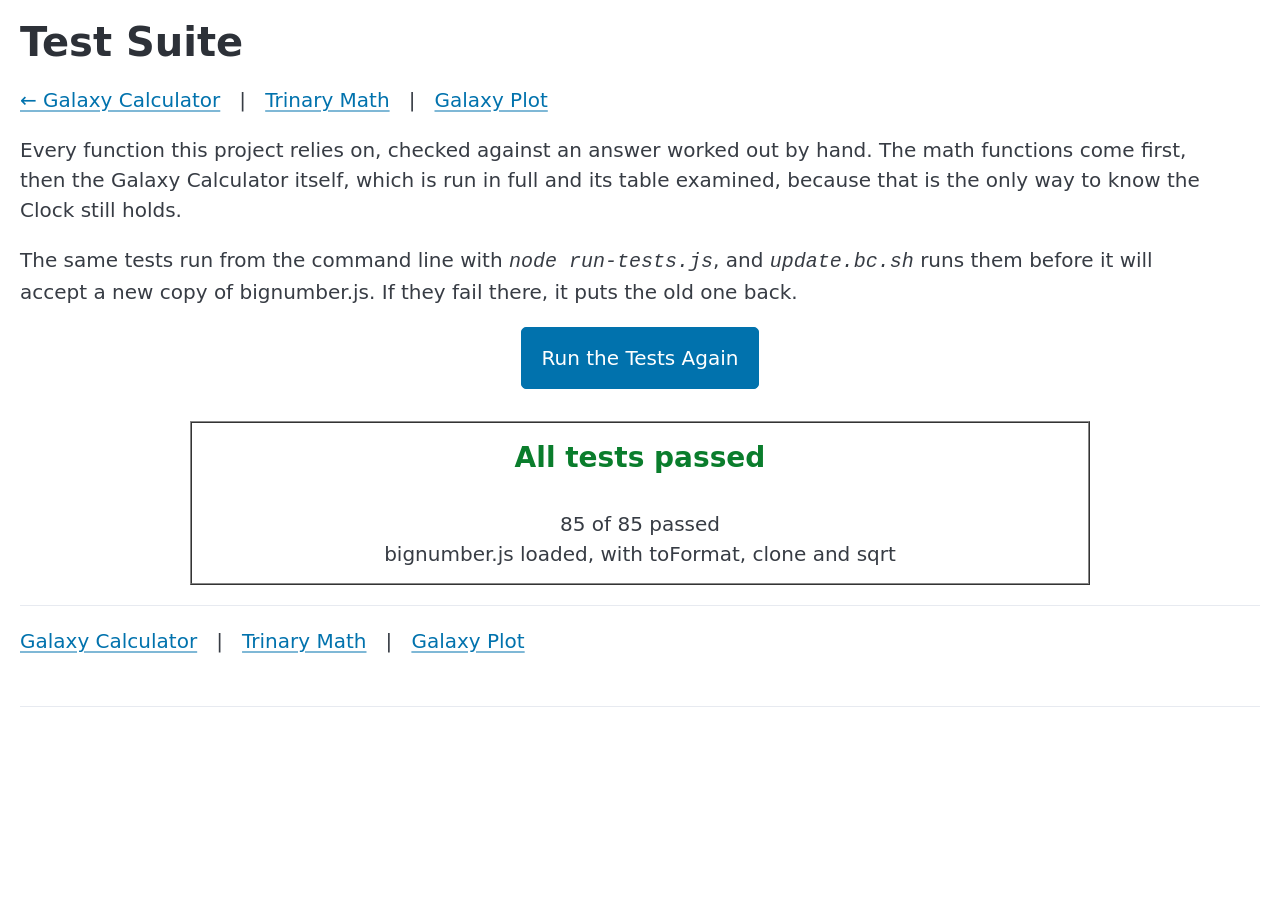
<file: test.html>
<!DOCTYPE html>
<html lang="en">
<head>
    <title>Galaxy Calculator Test Suite</title>
    <meta charset="UTF-8">
    <meta name="viewport" content="width=device-width, initial-scale=1.0">
    <meta name="author" content="Jeffrey Scott Flesher" />
    <meta name="created" content="1961-01-14T18:32:33.366699936" />
    <meta name="changedby" content="Jeffrey Scott Flesher" />
    <meta name="changed" content="2026-08-29T12:00:00.000000000" />
    <meta name="description" content="Author: Jeffrey Scott Flesher, Test Suite for the Galaxy Calculator arbitrary precision math" />
    <meta name="keywords" content="Test,BigNumber,Arbitrary Precision,Galaxy Calculator,Jeffrey Scott Flesher" />
    <link rel="shortcut icon" type="image/ico" href="favicon.ico" />
    <link rel="stylesheet" href="pico.min.css" />
    <link rel="stylesheet" href="galaxy.css" />
    <script src="bignumber.js"></script>
    <script src="bignumbermath.js"></script>
    <script src="galaxycalculator.js"></script>
    <style>
        .testSummary {
            max-width: 900px;
            margin: 12px auto;
            border: 2px ridge #888;
            padding: 14px;
            text-align: center;
        }
        .testPass { color: #0a7d2c; font-weight: bold; }
        .testFail { color: #b00020; font-weight: bold; }
        .testBar  { max-width: 900px; margin: 12px auto; text-align: center; }
        .testList { max-width: 900px; margin: 12px auto; }
        .testList td { padding: 4px 10px; vertical-align: top; }
        .testBig  { font-size: 1.4em; }
    </style>
</head>
<body>

    <h1>Test Suite</h1>

    <div class="container">
        <p class="medium-font">
            <a class="medium-font" href="index.html">&#8592; Galaxy Calculator</a>
            &nbsp;&nbsp;|&nbsp;&nbsp;
            <a class="medium-font" href="Trinary.Math.html">Trinary Math</a>
            &nbsp;&nbsp;|&nbsp;&nbsp;
            <a class="medium-font" href="galaxy.plot.html">Galaxy Plot</a>
        </p>

        <p class="medium-font">
            Every function this project relies on, checked against an answer worked out by hand.
            The math functions come first, then the Galaxy Calculator itself, which is run in full
            and its table examined, because that is the only way to know the Clock still holds.
        </p>

        <p class="medium-font">
            The same tests run from the command line with <span class="text_code">node run-tests.js</span>,
            and <span class="text_code">update.bc.sh</span> runs them before it will accept a new
            copy of bignumber.js. If they fail there, it puts the old one back.
        </p>
    </div>

    <div class="testBar">
        <button class="buttonStyle medium-font" type="button" onclick="runTheTests()">Run the Tests Again</button>
    </div>

    <div class="testSummary medium-font" id="testSummary">
        <span class="medium-font">Running&hellip;</span>
    </div>

    <div class="testList medium-font" id="testList"></div>

    <hr />

    <p class="container">
        <a class="medium-font" href="index.html">Galaxy Calculator</a>
        &nbsp;&nbsp;|&nbsp;&nbsp;
        <a class="medium-font" href="Trinary.Math.html">Trinary Math</a>
        &nbsp;&nbsp;|&nbsp;&nbsp;
        <a class="medium-font" href="galaxy.plot.html">Galaxy Plot</a>
        <br /><br />
    </p>

    <hr />

<script>
/* ****************************************************************************
 * test.html
 * Runs testAll(), which lives in bignumbermath.js and galaxycalculator.js,
 * so this page and run-tests.js are always running the very same checks.
 */
/* ****************************************************************************
 * bigNumberState
 * BigNumber carries its version only in the banner comment at the top of the
 * file, not as a property, and a page on file:// cannot read its own scripts
 * back to look. So report what the library can actually do, which is the part
 * that matters here anyway. For the version number, run update.bc.sh or
 * node run-tests.js, both of which read the banner.
 */
function bigNumberState() {
    if (typeof BigNumber === "undefined") return "bignumber.js is NOT loaded";
    var hasFormat = (typeof new BigNumber(1).toFormat === "function");
    var hasClone = (typeof BigNumber.clone === "function");
    var hasSqrt = (typeof new BigNumber(4).sqrt === "function");
    if (hasFormat && hasClone && hasSqrt) {
        return "bignumber.js loaded, with toFormat, clone and sqrt";
    }
    return "bignumber.js loaded, but MISSING" +
        (hasFormat ? "" : " toFormat") + (hasClone ? "" : " clone") + (hasSqrt ? "" : " sqrt");
}
/* ****************************************************************************
 * runTheTests
 */
function runTheTests() {
    var summary = document.getElementById("testSummary");
    var list = document.getElementById("testList");
    summary.innerHTML = '<span class="medium-font">Running&hellip;</span>';
    list.innerHTML = "";

    var results;
    try {
        results = testAll();
    }
    catch (e) {
        summary.innerHTML = '<span class="testFail testBig medium-font">The Test Suite itself threw</span>' +
            '<br /><br /><span class="medium-font">' + String(e && e.message ? e.message : e) + '</span>';
        return;
    }

    var passedAll = (results.failed === 0);
    summary.innerHTML =
        '<span class="' + (passedAll ? "testPass" : "testFail") + ' testBig medium-font">' +
        (passedAll ? "All tests passed" : results.failed + " failed") + '</span>' +
        '<br /><br /><span class="medium-font">' +
        results.passed + " of " + results.total + " passed" +
        '<br />' + bigNumberState() + '</span>';

    if (!passedAll) {
        var html = '<table class="ridge tableContainer"><thead class="ridge"><tr class="ridge">' +
            '<th class="medium-font ridge">Failed</th></tr></thead><tbody class="medium-font">';
        for (var i = 0; i < results.failures.length; i++) {
            html += '<tr class="ridge ' + (i % 2 === 0 ? "oddRow" : "evenRow") + '">' +
                '<td class="ridge monospace-paragraph">' + results.failures[i] + '</td></tr>';
        }
        html += '</tbody></table>';
        list.innerHTML = html;
    }
}
window.addEventListener("load", runTheTests);
</script>
</body>
</html>
</file>
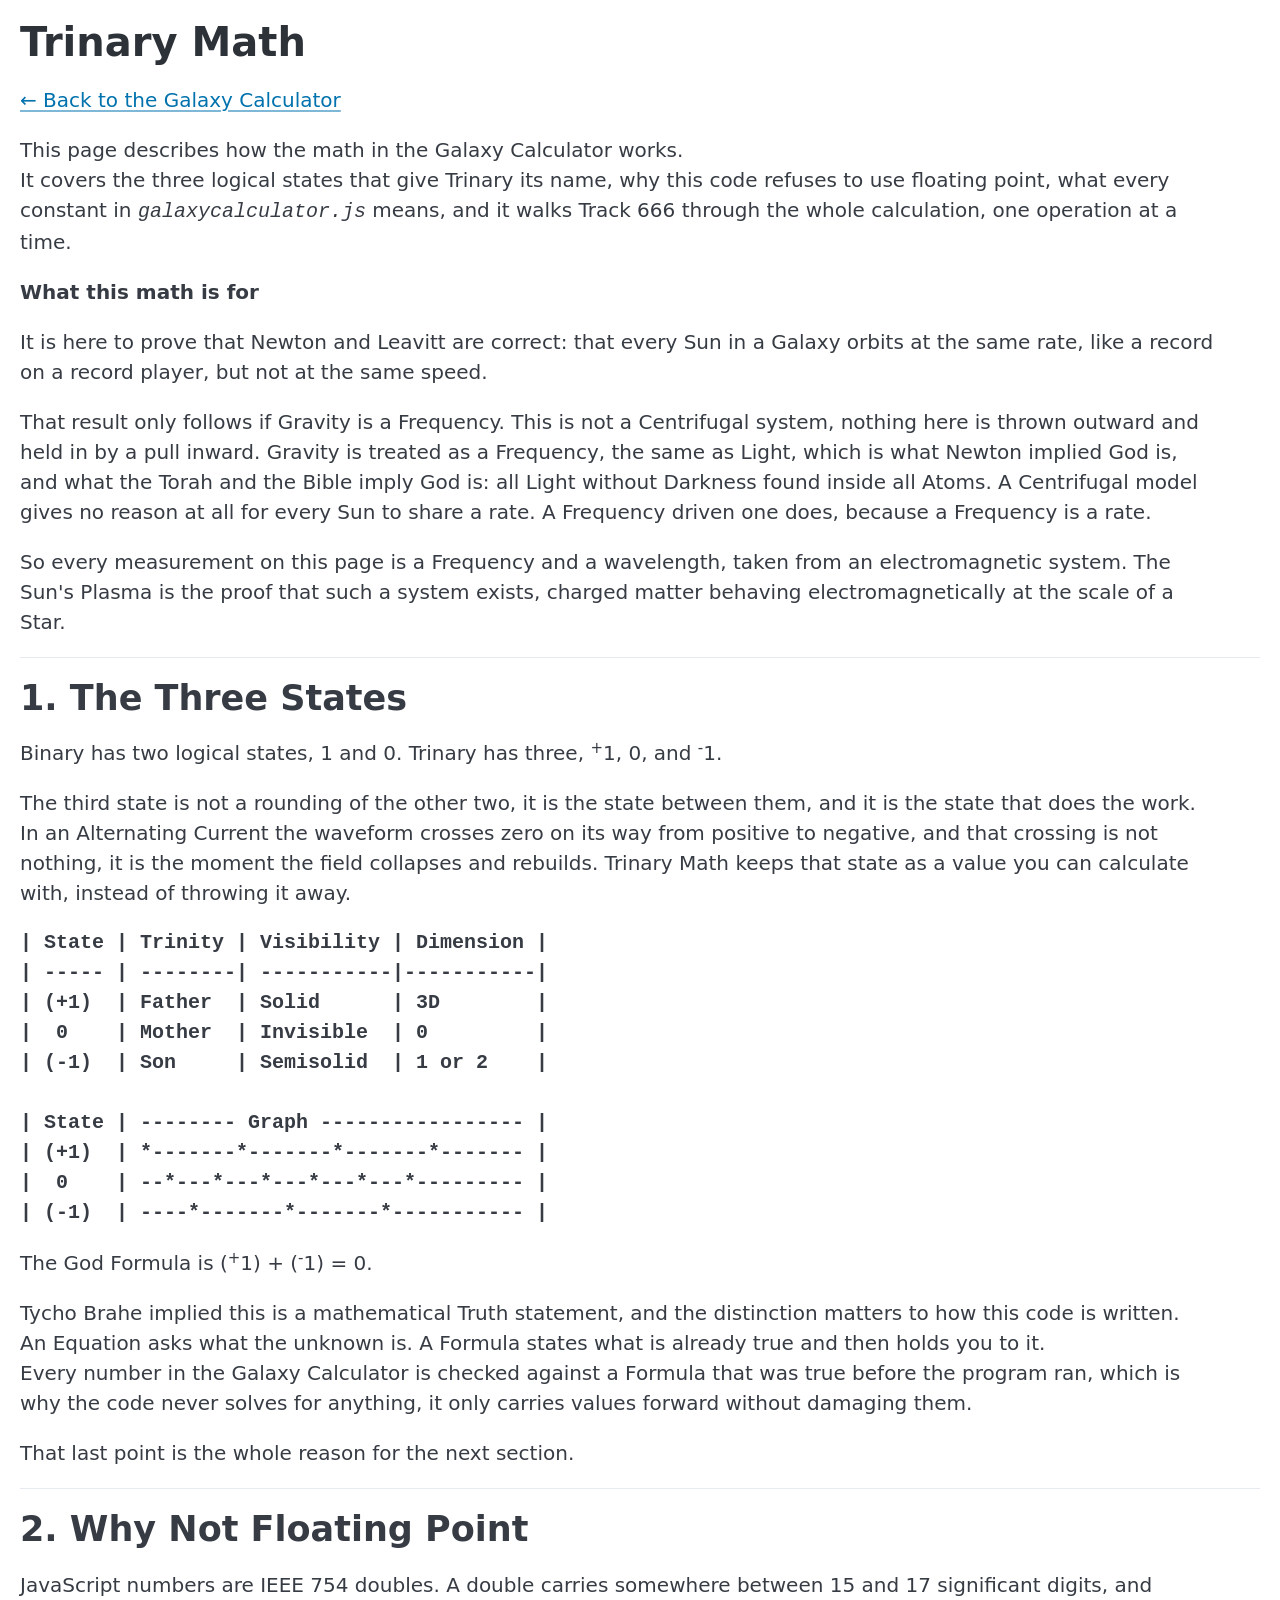
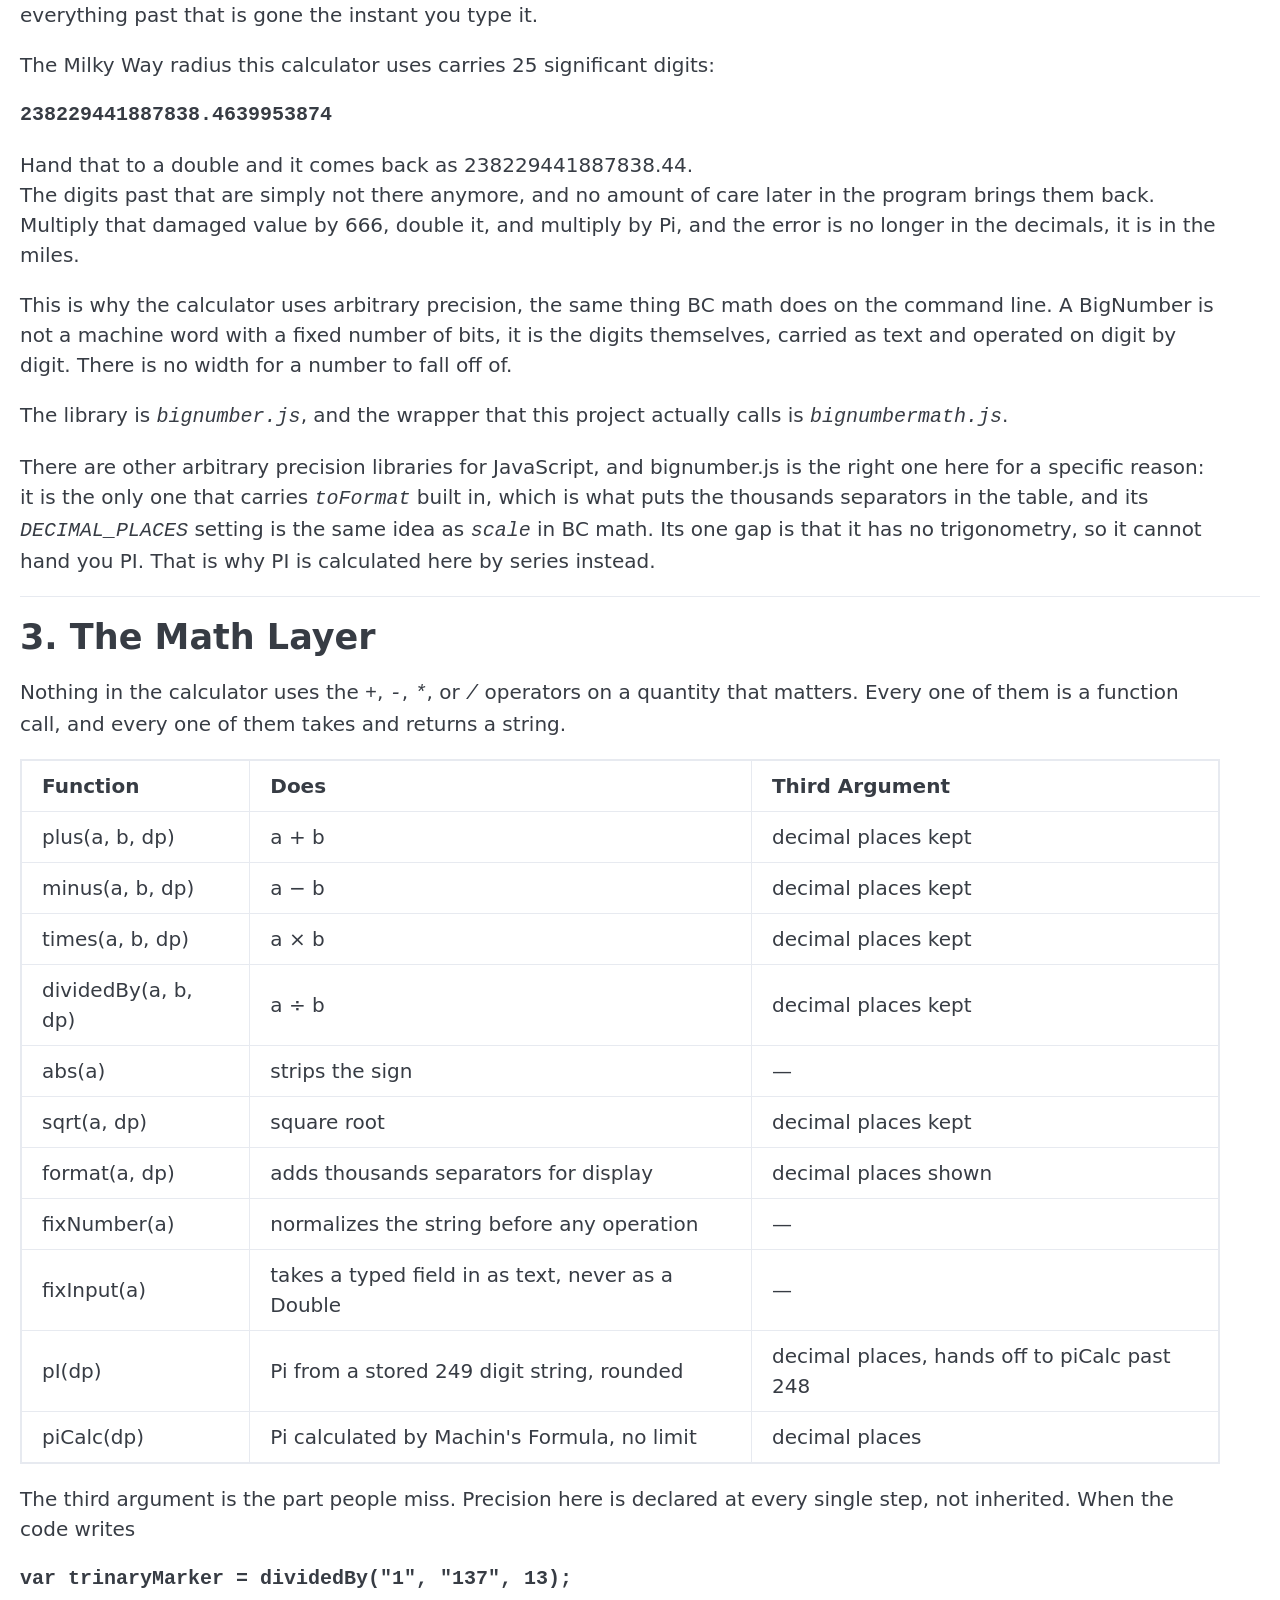
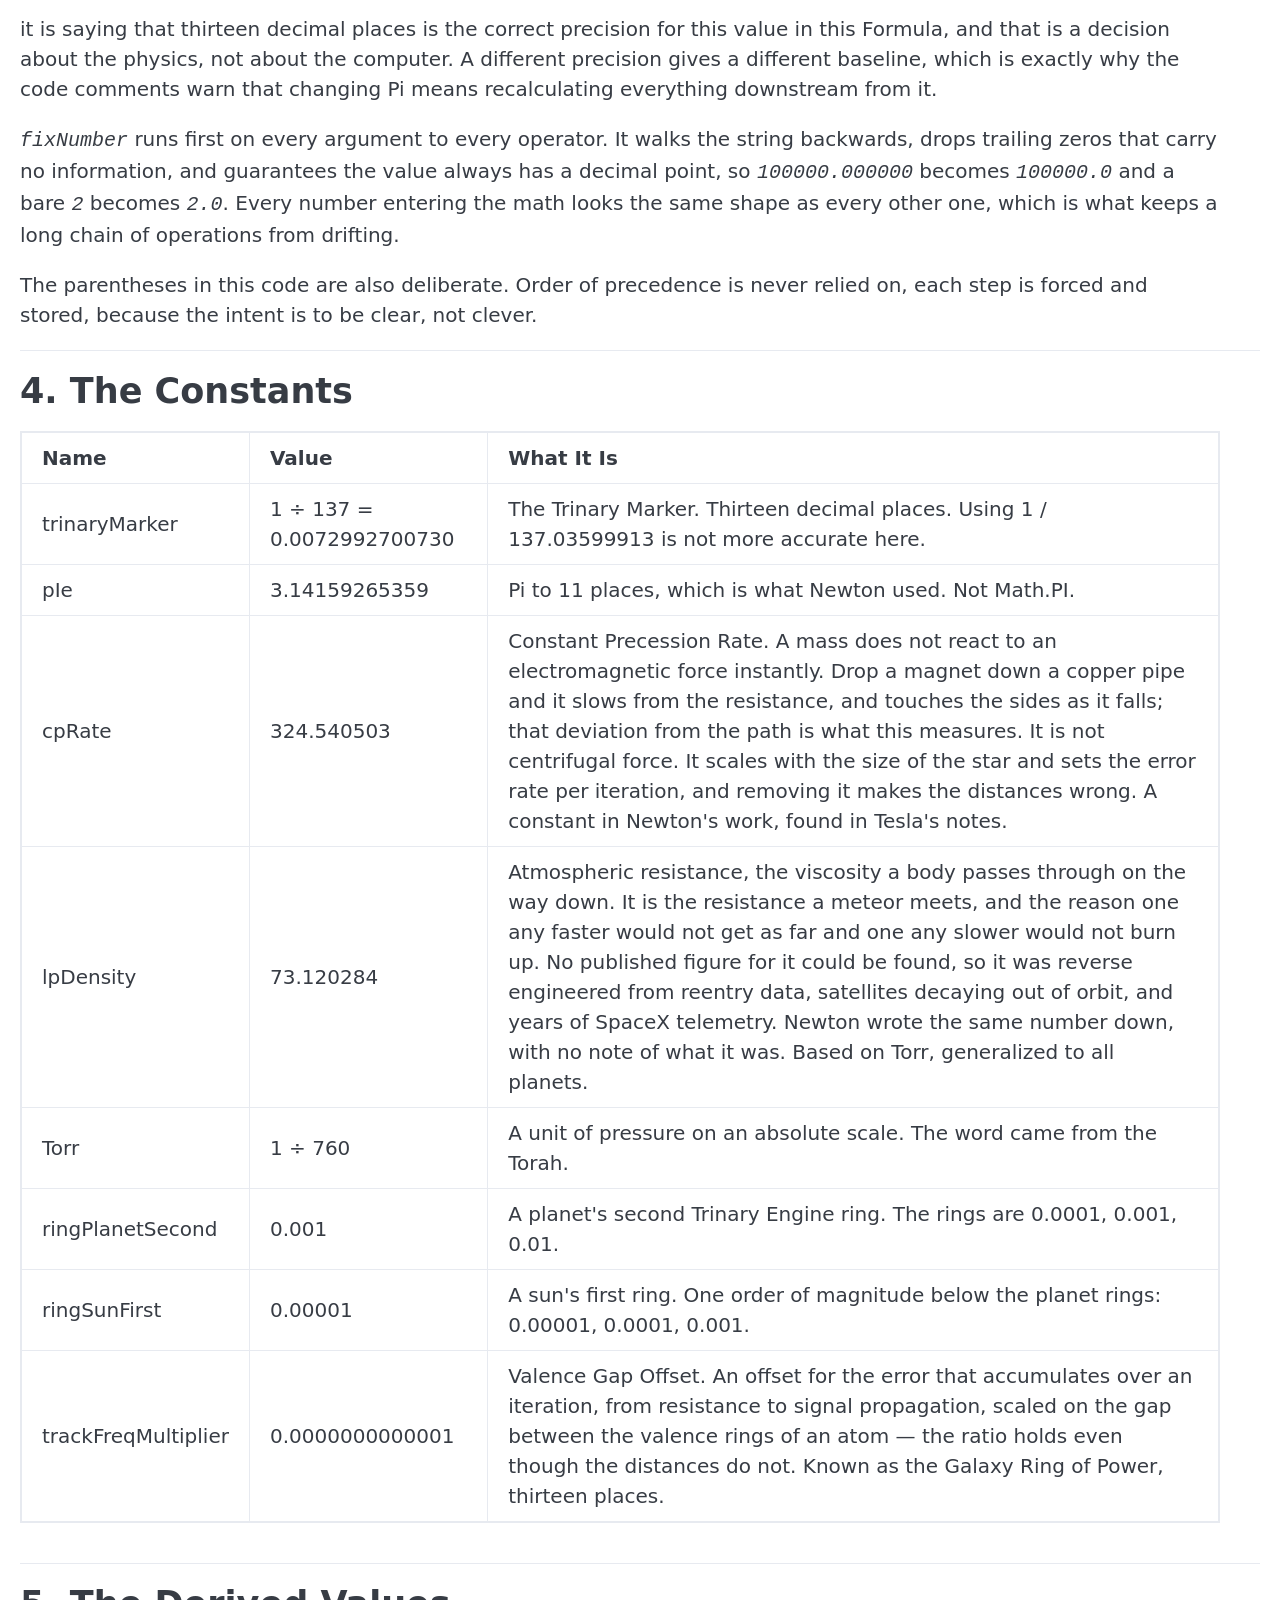
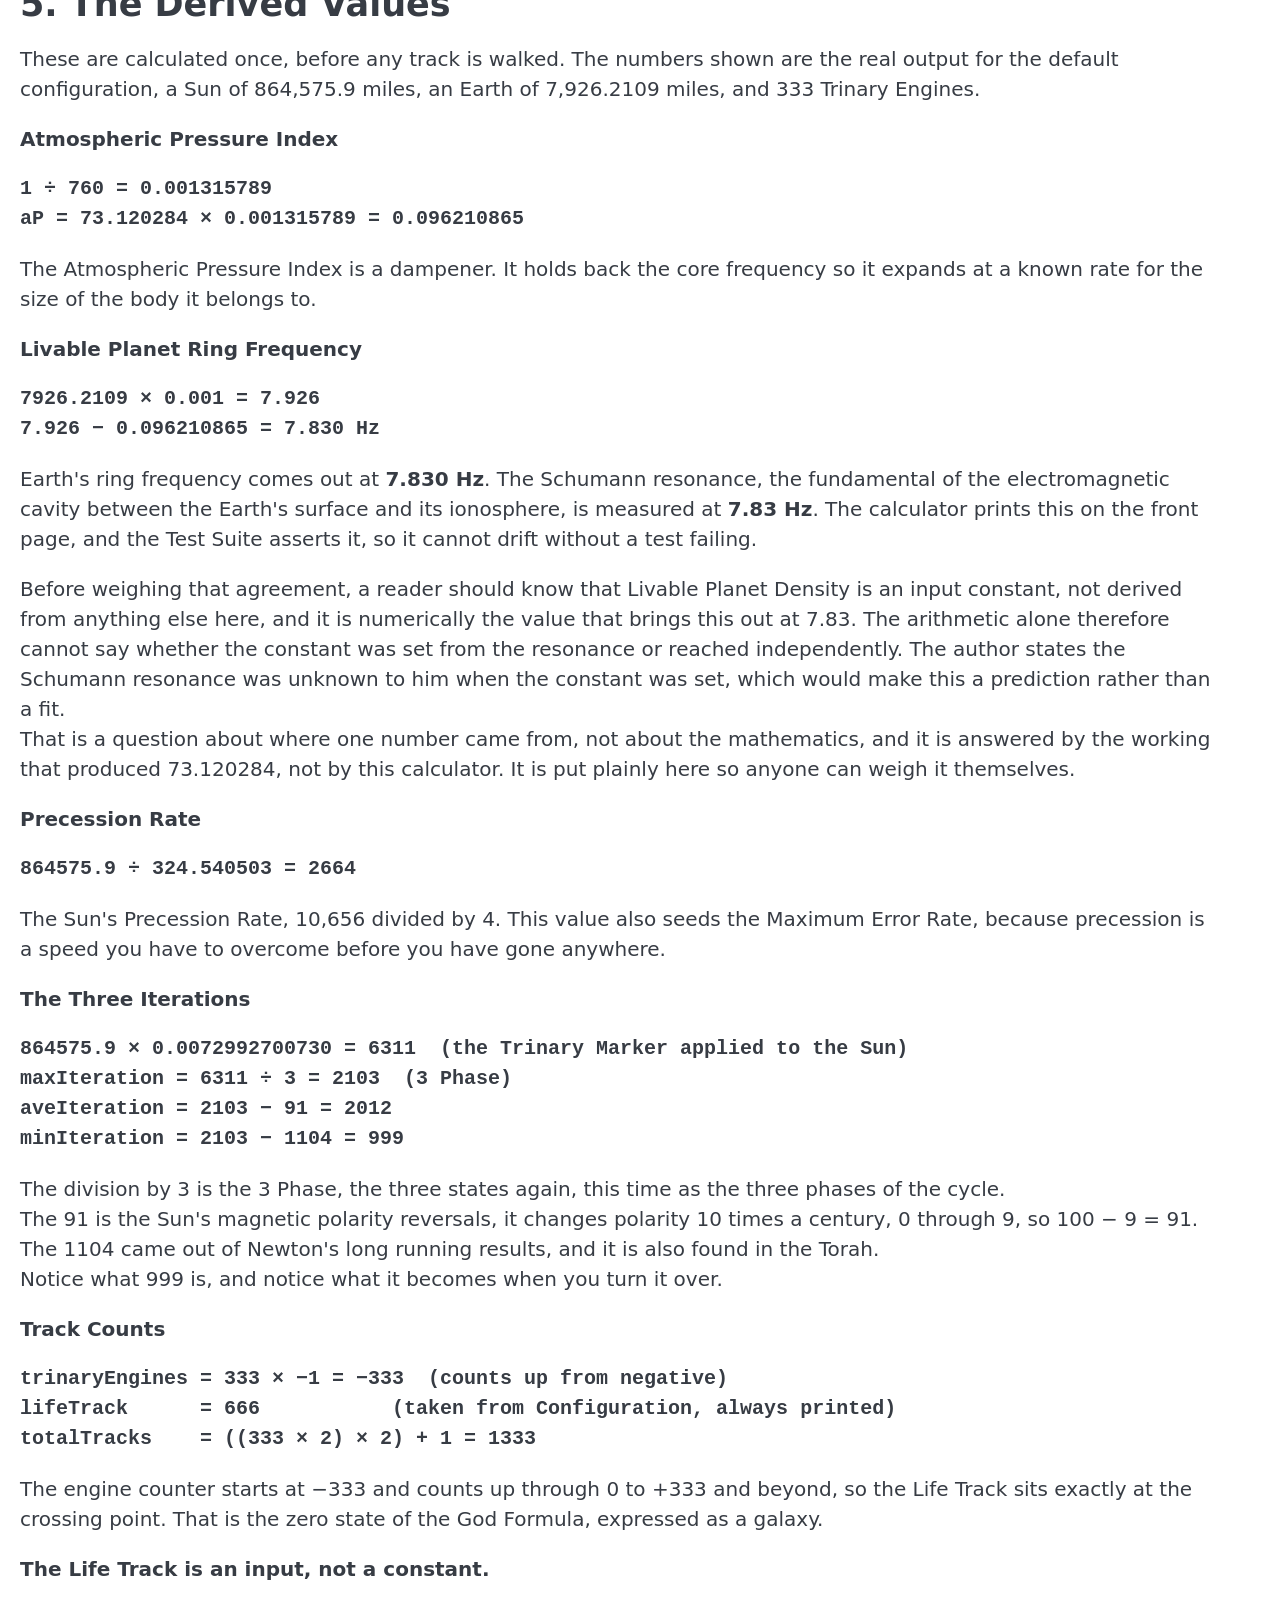
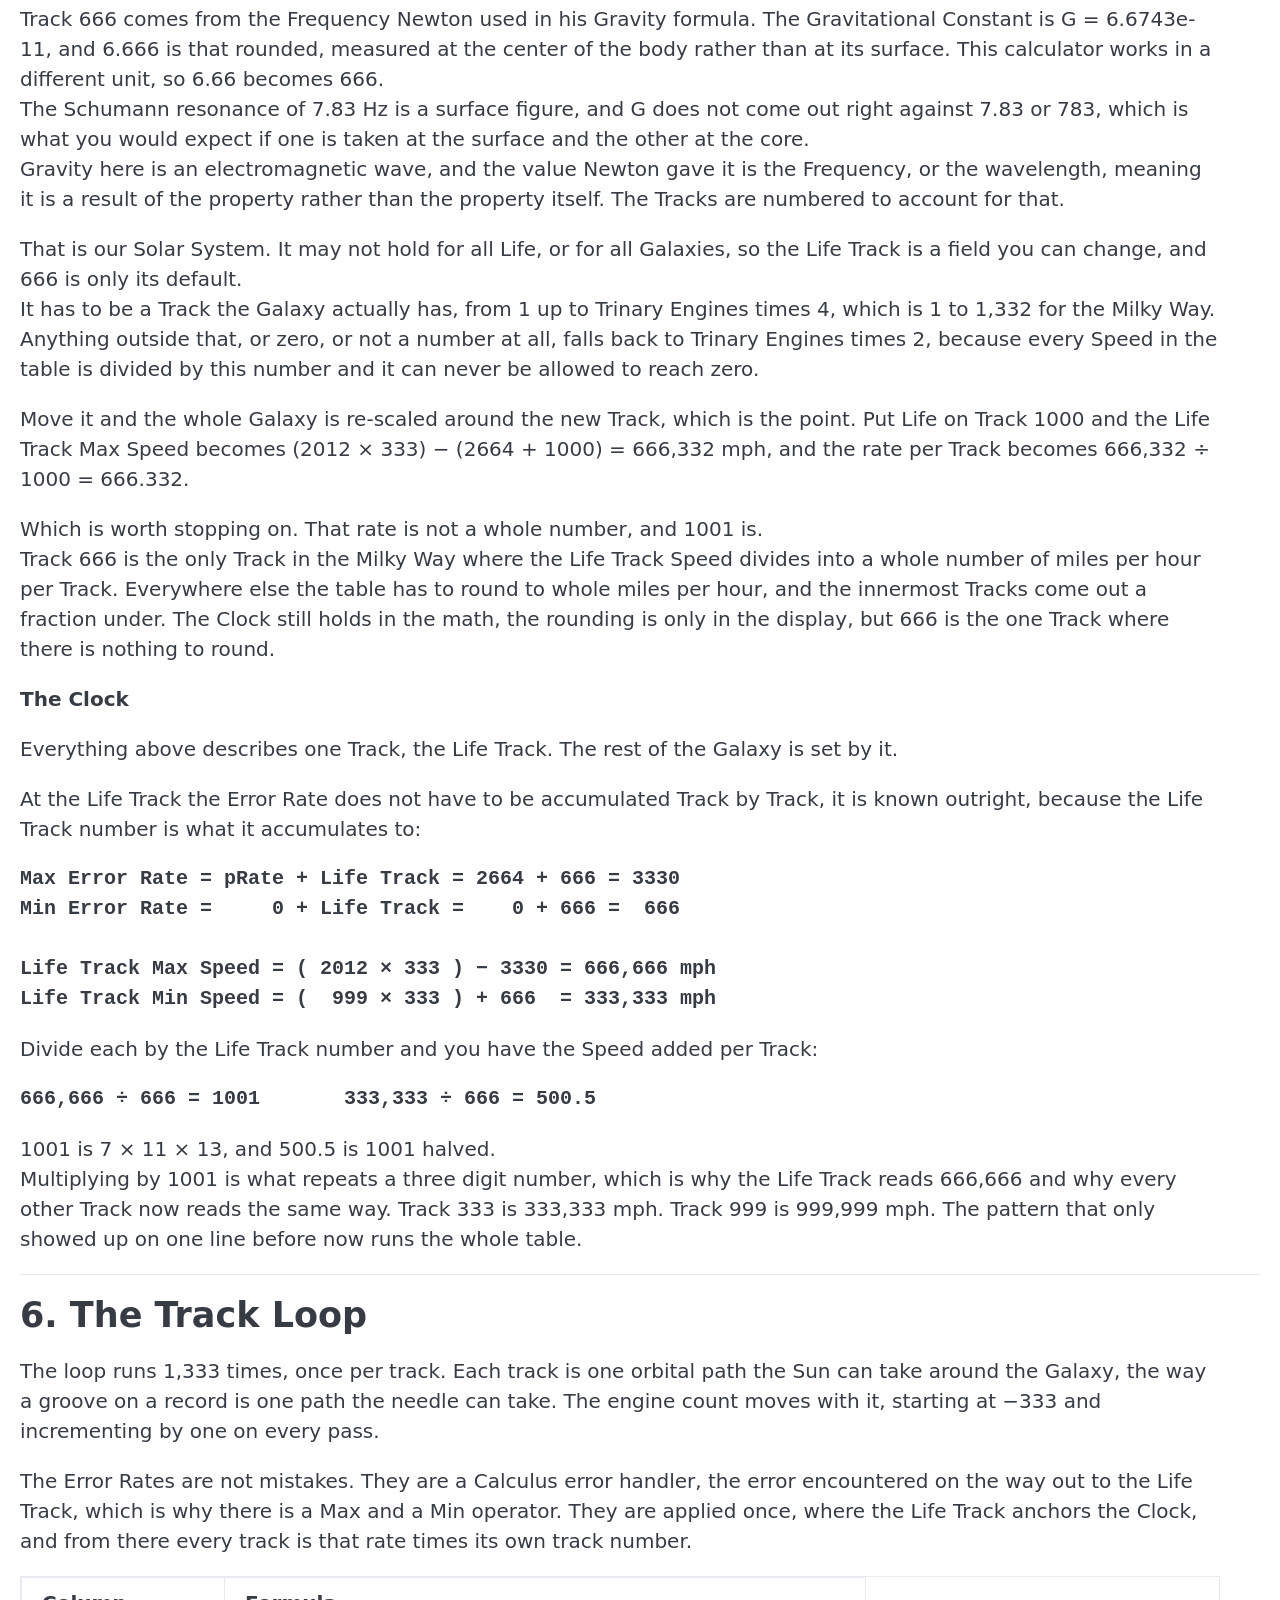
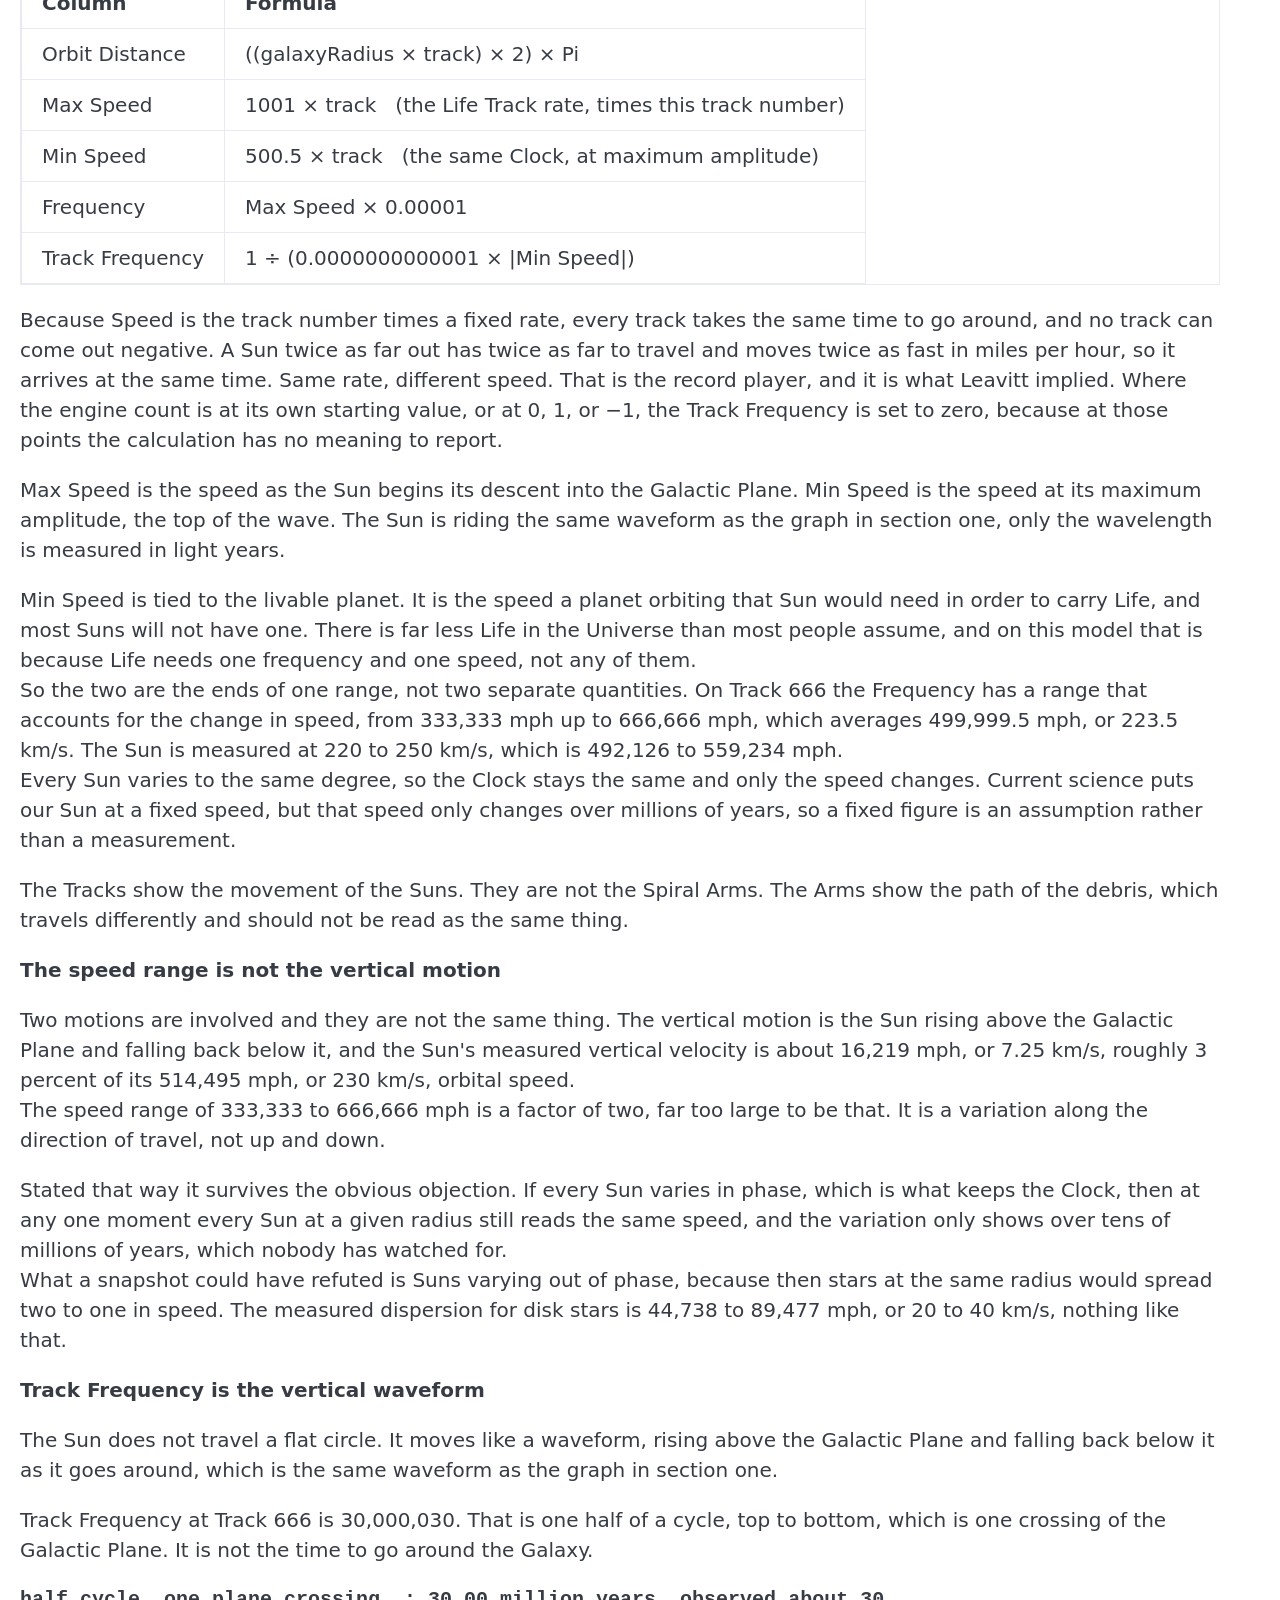
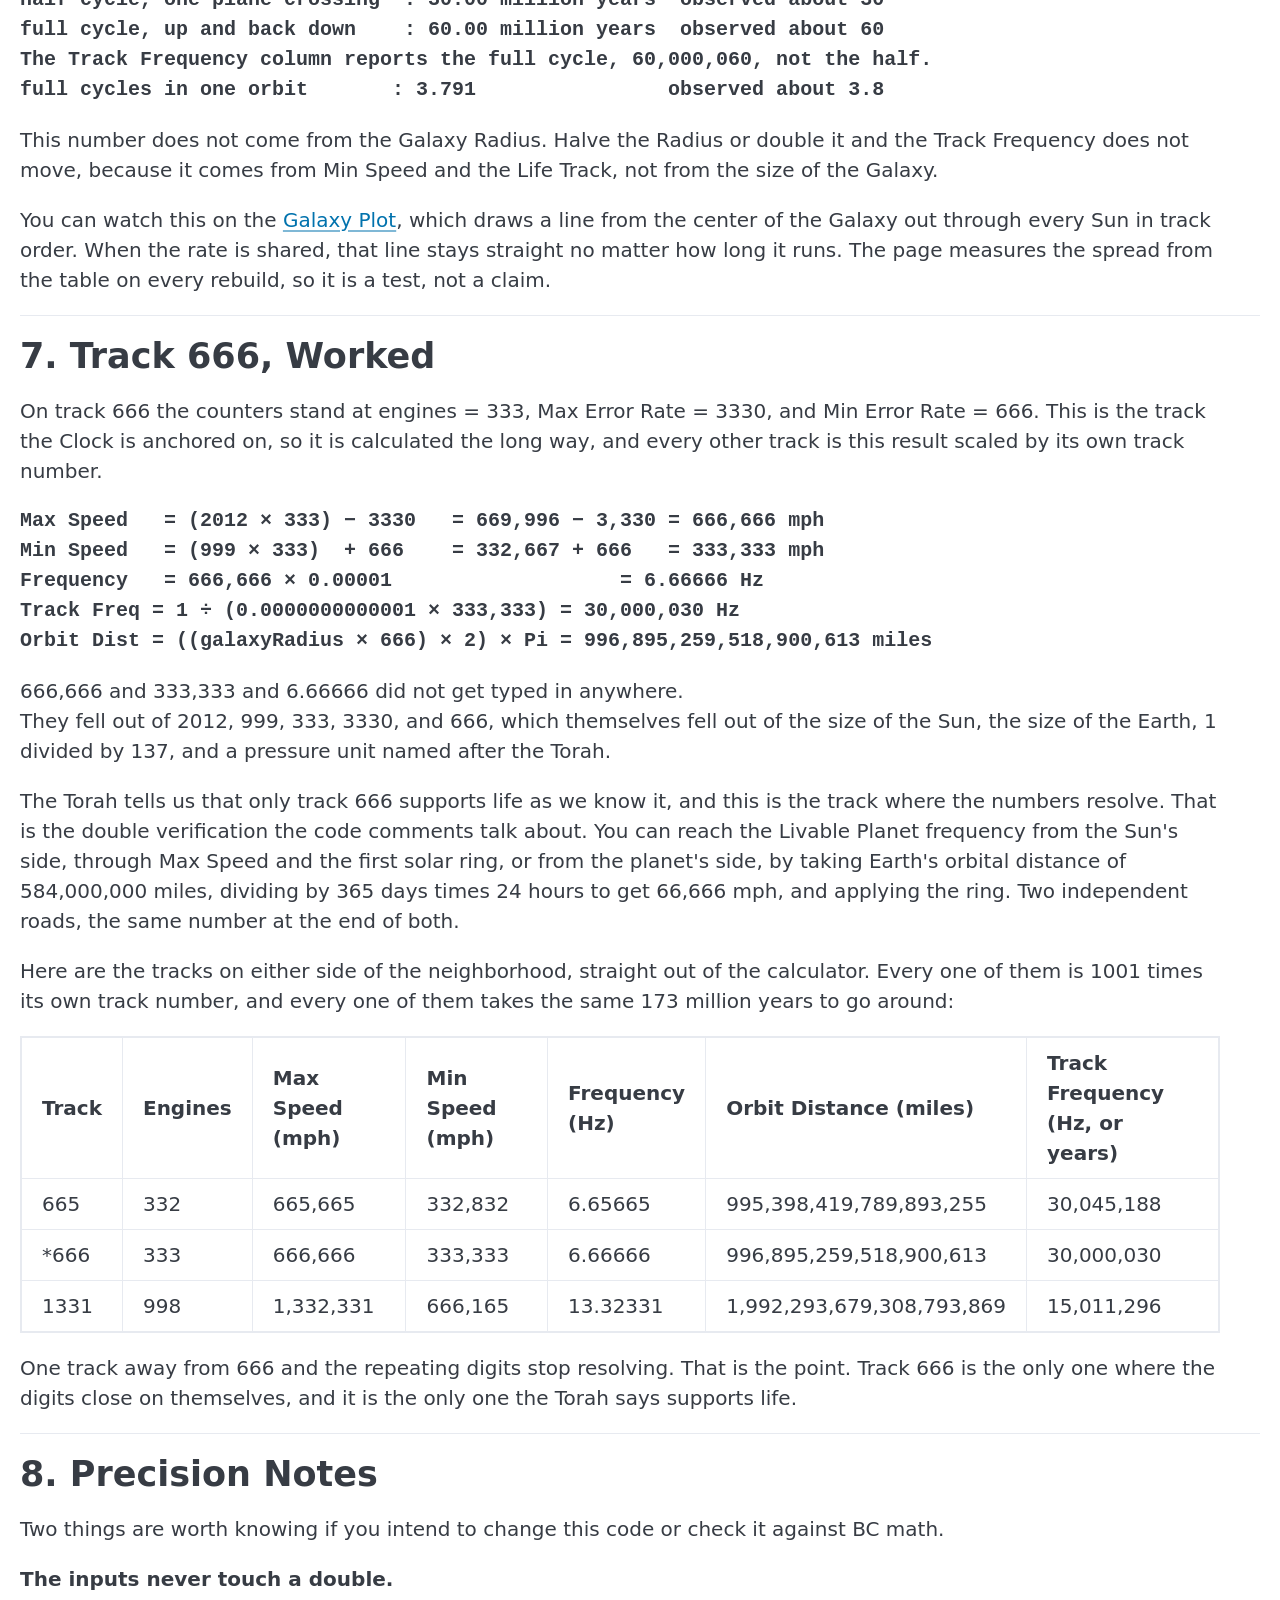
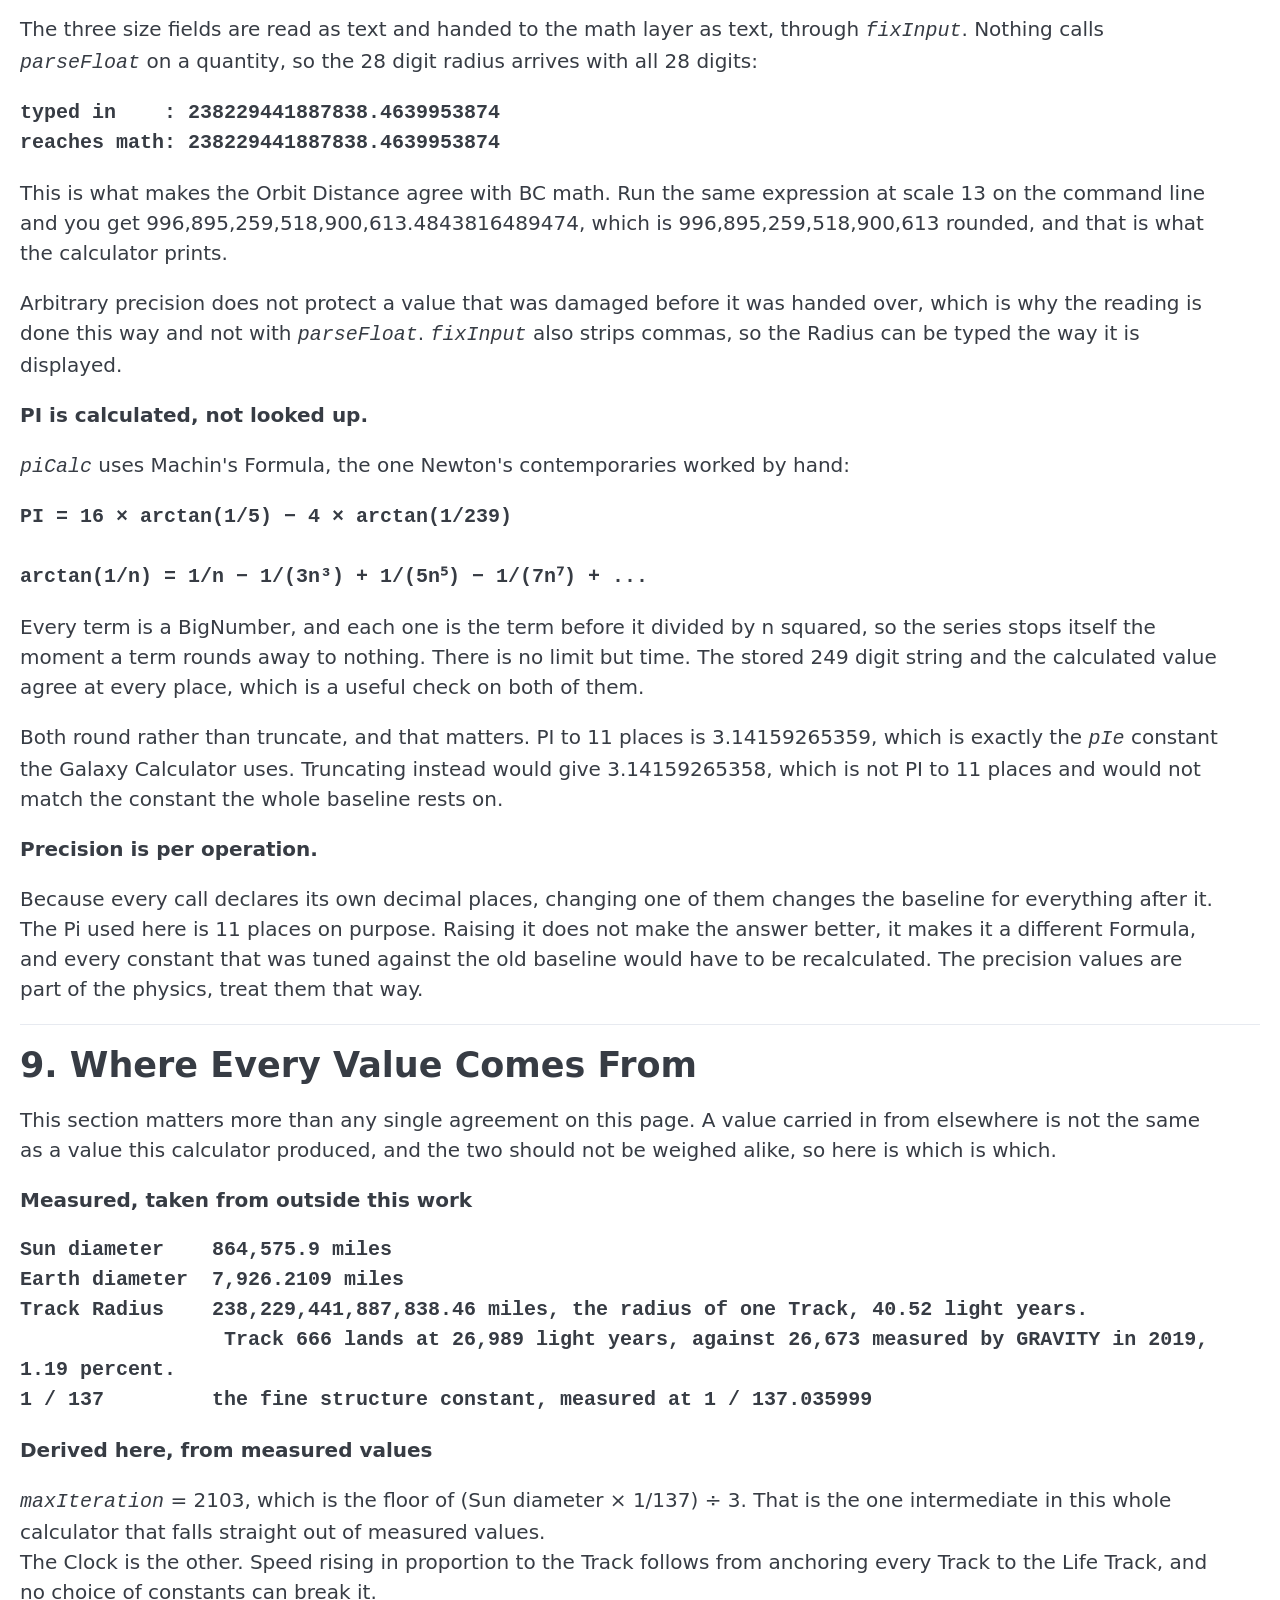
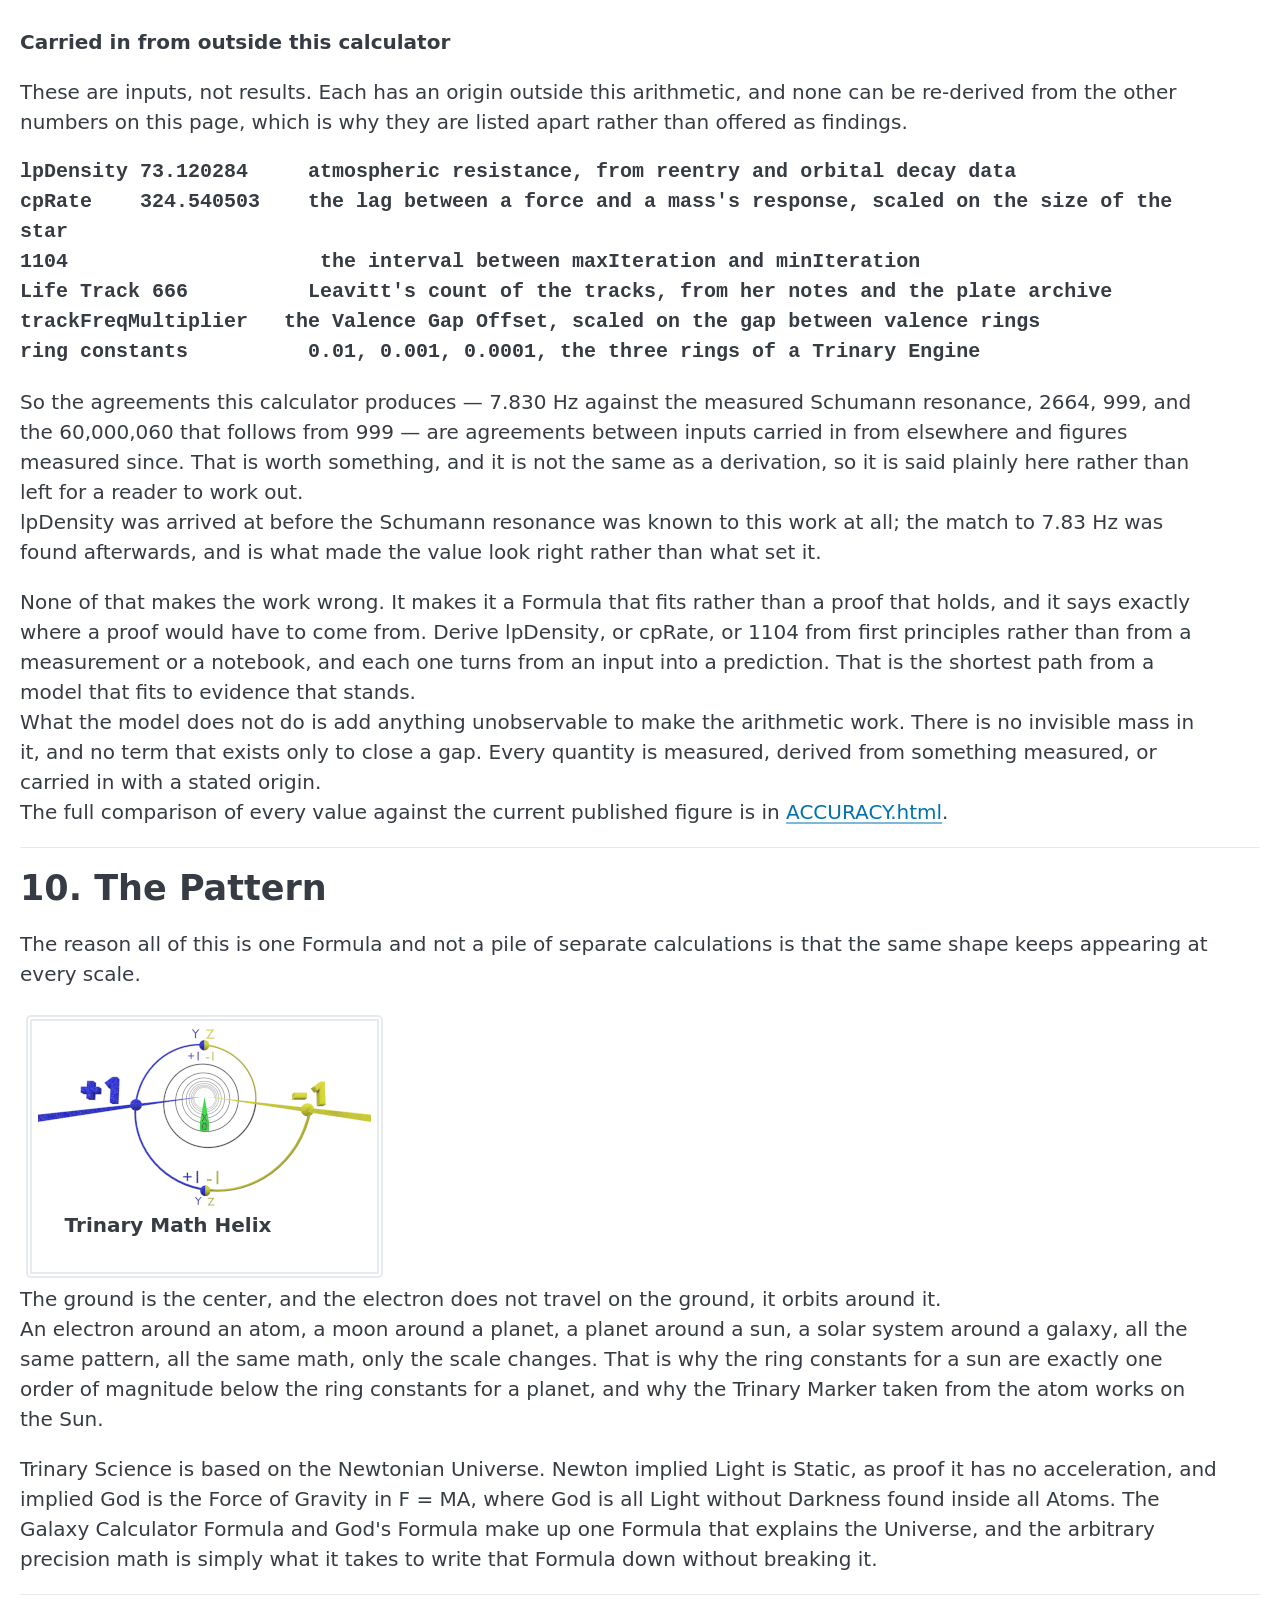
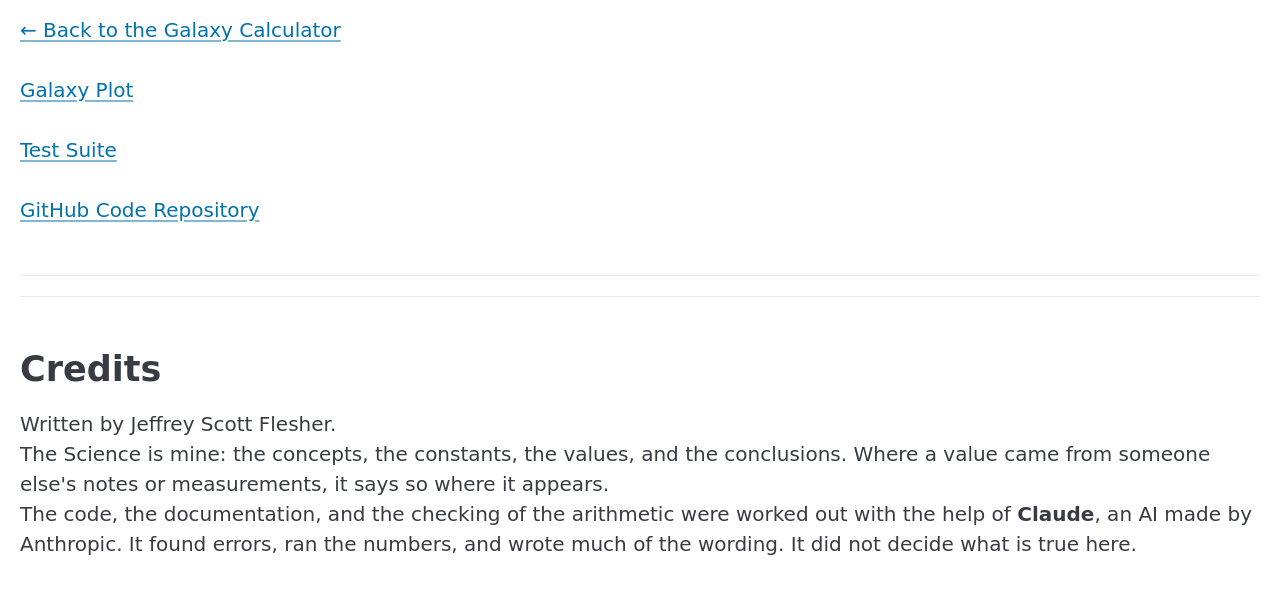
<file: Trinary.Math.html>
<!DOCTYPE html>
<html lang="en">
<head>
    <title>Trinary Math</title>
    <meta charset="UTF-8">
    <meta name="viewport" content="width=device-width, initial-scale=1.0">
    <meta name="author" content="Jeffrey Scott Flesher" />
    <meta name="created" content="1961-01-14T18:32:33.366699936" />
    <meta name="changedby" content="Jeffrey Scott Flesher" />
    <meta name="changed" content="2026-08-29T12:00:00.000000000" />
    <meta name="description" content="Author: Jeffrey Scott Flesher, how the Trinary Math in the Galaxy Calculator works, and why it uses arbitrary precision instead of floating point" />
    <meta name="keywords" content="Trinary,Math,BigNumber,Arbitrary Precision,Newton,Light,God,Galaxy Calculator,Jeffrey Scott Flesher" />
    <link rel="shortcut icon" type="image/ico" href="favicon.ico" />
    <link rel="stylesheet" href="pico.min.css" />
    <link rel="stylesheet" href="galaxy.css" />
    <script defer="defer" src="bignumber.js"></script>
    <script defer="defer" src="bignumbermath.js"></script>
    <script defer="defer" src="galaxycalculator.js"></script>
</head>
<body>

    <h1>Trinary Math</h1>

    <div class="container">
        <p class="medium-font">
            <a class="medium-font" href="index.html">&#8592; Back to the Galaxy Calculator</a>
        </p>

        <p class="medium-font">
            This page describes how the math in the Galaxy Calculator works. <br />
            It covers the three logical states that give Trinary its name, why this code refuses to use floating point,
            what every constant in <span class="text_code">galaxycalculator.js</span> means, and it walks Track 666 through
            the whole calculation, one operation at a time.
        </p>

        <p class="medium-font bold-text">What this math is for</p>

        <p class="medium-font">
            It is here to prove that Newton and Leavitt are correct: that every Sun in a Galaxy orbits at the same
            rate, like a record on a record player, but not at the same speed.
        </p>

        <p class="medium-font">
            That result only follows if Gravity is a Frequency. This is not a Centrifugal system, nothing here is
            thrown outward and held in by a pull inward. Gravity is treated as a Frequency, the same as Light,
            which is what Newton implied God is, and what the Torah and the Bible imply God is:
            all Light without Darkness found inside all Atoms.
            A Centrifugal model gives no reason at all for every Sun to share a rate. A Frequency driven one does,
            because a Frequency is a rate.
        </p>

        <p class="medium-font">
            So every measurement on this page is a Frequency and a wavelength, taken from an electromagnetic system.
            The Sun&#39;s Plasma is the proof that such a system exists, charged matter behaving electromagnetically
            at the scale of a Star.
        </p>
    </div>

    <hr />

    <h2>1. The Three States</h2>

    <div class="container">
        <p class="medium-font">
            Binary has two logical states, 1 and 0. Trinary has three, <sup>+</sup>1, 0, and <sup>-</sup>1.
        </p>

        <p class="medium-font">
            The third state is not a rounding of the other two, it is the state between them, and it is the state that
            does the work. In an Alternating Current the waveform crosses zero on its way from positive to negative,
            and that crossing is not nothing, it is the moment the field collapses and rebuilds.
            Trinary Math keeps that state as a value you can calculate with, instead of throwing it away.
        </p>

        <p class="monospace-paragraph medium-font bold-text">

            | State | Trinity | Visibility | Dimension |<br />
            | ----- | --------| -----------|-----------|<br />
            | (+1)&nbsp; | Father&nbsp; | Solid&nbsp;&nbsp;&nbsp;&nbsp;&nbsp; | 3D&nbsp;&nbsp;&nbsp;&nbsp;&nbsp;&nbsp;&nbsp; |<br />
            | &nbsp;0&nbsp;&nbsp;&nbsp; | Mother&nbsp; | Invisible&nbsp; | 0&nbsp;&nbsp;&nbsp;&nbsp;&nbsp;&nbsp;&nbsp;&nbsp; |<br />
            | (-1)&nbsp; | Son&nbsp;&nbsp;&nbsp;&nbsp; | Semisolid&nbsp; | 1 or 2&nbsp;&nbsp;&nbsp; |<br /><br />

            | State | -------- Graph ----------------- |<br />
            | (+1)&nbsp; | *-------*-------*-------*------- |<br />
            |  &nbsp;0&nbsp;&nbsp;&nbsp; | --*---*---*---*---*---*--------- |<br />
            | (-1)&nbsp; | ----*-------*-------*----------- |<br />
        </p>

        <p class="medium-font">
            The God Formula is (<sup>+</sup>1) + (<sup>-</sup>1) = 0.
        </p>

        <p class="medium-font">
            Tycho Brahe implied this is a mathematical Truth statement, and the distinction matters to how this code is written. <br />
            An Equation asks what the unknown is. A Formula states what is already true and then holds you to it. <br />
            Every number in the Galaxy Calculator is checked against a Formula that was true before the program ran,
            which is why the code never solves for anything, it only carries values forward without damaging them.
        </p>

        <p class="medium-font">
            That last point is the whole reason for the next section.
        </p>
    </div>

    <hr />

    <h2>2. Why Not Floating Point</h2>

    <div class="container">
        <p class="medium-font">
            JavaScript numbers are IEEE 754 doubles. A double carries somewhere between 15 and 17 significant digits,
            and everything past that is gone the instant you type it.
        </p>

        <p class="medium-font">
            The Milky Way radius this calculator uses carries 25 significant digits:
        </p>

        <p class="monospace-paragraph medium-font bold-text">
            238229441887838.4639953874
        </p>

        <p class="medium-font">
            Hand that to a double and it comes back as 238229441887838.44. <br />
            The digits past that are simply not there anymore, and no amount of care later in the program brings them back.
            Multiply that damaged value by 666, double it, and multiply by Pi, and the error is no longer in the decimals,
            it is in the miles.
        </p>

        <p class="medium-font">
            This is why the calculator uses arbitrary precision, the same thing BC math does on the command line.
            A BigNumber is not a machine word with a fixed number of bits, it is the digits themselves,
            carried as text and operated on digit by digit. There is no width for a number to fall off of.
        </p>

        <p class="medium-font">
            The library is <span class="text_code">bignumber.js</span>, and the wrapper that this project actually calls
            is <span class="text_code">bignumbermath.js</span>.
        </p>

        <p class="medium-font">
            There are other arbitrary precision libraries for JavaScript, and bignumber.js is the right one here
            for a specific reason: it is the only one that carries <span class="text_code">toFormat</span> built in,
            which is what puts the thousands separators in the table, and its
            <span class="text_code">DECIMAL_PLACES</span> setting is the same idea as
            <span class="text_code">scale</span> in BC math. Its one gap is that it has no trigonometry,
            so it cannot hand you PI. That is why PI is calculated here by series instead.
        </p>
    </div>

    <hr />

    <h2>3. The Math Layer</h2>

    <div class="container">
        <p class="medium-font">
            Nothing in the calculator uses the <span class="text_code">+</span>, <span class="text_code">-</span>,
            <span class="text_code">*</span>, or <span class="text_code">/</span> operators on a quantity that matters.
            Every one of them is a function call, and every one of them takes and returns a string.
        </p>

        <div class="tableContainer">
            <table class="ridge tableContainer">
                <thead class="ridge">
                    <tr class="ridge">
                        <th class="medium-font ridge">Function</th>
                        <th class="medium-font ridge">Does</th>
                        <th class="medium-font ridge">Third Argument</th>
                    </tr>
                </thead>
                <tbody class="medium-font">
                    <tr class="ridge oddRow">
                        <td class="ridge">plus(a, b, dp)</td>
                        <td class="ridge">a + b</td>
                        <td class="ridge">decimal places kept</td>
                    </tr>
                    <tr class="ridge evenRow">
                        <td class="ridge">minus(a, b, dp)</td>
                        <td class="ridge">a &minus; b</td>
                        <td class="ridge">decimal places kept</td>
                    </tr>
                    <tr class="ridge oddRow">
                        <td class="ridge">times(a, b, dp)</td>
                        <td class="ridge">a &times; b</td>
                        <td class="ridge">decimal places kept</td>
                    </tr>
                    <tr class="ridge evenRow">
                        <td class="ridge">dividedBy(a, b, dp)</td>
                        <td class="ridge">a &divide; b</td>
                        <td class="ridge">decimal places kept</td>
                    </tr>
                    <tr class="ridge oddRow">
                        <td class="ridge">abs(a)</td>
                        <td class="ridge">strips the sign</td>
                        <td class="ridge">&mdash;</td>
                    </tr>
                    <tr class="ridge evenRow">
                        <td class="ridge">sqrt(a, dp)</td>
                        <td class="ridge">square root</td>
                        <td class="ridge">decimal places kept</td>
                    </tr>
                    <tr class="ridge oddRow">
                        <td class="ridge">format(a, dp)</td>
                        <td class="ridge">adds thousands separators for display</td>
                        <td class="ridge">decimal places shown</td>
                    </tr>
                    <tr class="ridge evenRow">
                        <td class="ridge">fixNumber(a)</td>
                        <td class="ridge">normalizes the string before any operation</td>
                        <td class="ridge">&mdash;</td>
                    </tr>
                    <tr class="ridge oddRow">
                        <td class="ridge">fixInput(a)</td>
                        <td class="ridge">takes a typed field in as text, never as a Double</td>
                        <td class="ridge">&mdash;</td>
                    </tr>
                    <tr class="ridge evenRow">
                        <td class="ridge">pI(dp)</td>
                        <td class="ridge">Pi from a stored 249 digit string, rounded</td>
                        <td class="ridge">decimal places, hands off to piCalc past 248</td>
                    </tr>
                    <tr class="ridge oddRow">
                        <td class="ridge">piCalc(dp)</td>
                        <td class="ridge">Pi calculated by Machin&#39;s Formula, no limit</td>
                        <td class="ridge">decimal places</td>
                    </tr>
                </tbody>
            </table>
        </div>

        <p class="medium-font">
            The third argument is the part people miss. Precision here is declared at every single step, not inherited.
            When the code writes
        </p>

        <p class="monospace-paragraph medium-font bold-text">
            var trinaryMarker = dividedBy("1", "137", 13);
        </p>

        <p class="medium-font">
            it is saying that thirteen decimal places is the correct precision for this value in this Formula,
            and that is a decision about the physics, not about the computer.
            A different precision gives a different baseline, which is exactly why the code comments warn that
            changing Pi means recalculating everything downstream from it.
        </p>

        <p class="medium-font">
            <span class="text_code">fixNumber</span> runs first on every argument to every operator.
            It walks the string backwards, drops trailing zeros that carry no information, and guarantees the value
            always has a decimal point, so <span class="text_code">100000.000000</span> becomes
            <span class="text_code">100000.0</span> and a bare <span class="text_code">2</span> becomes
            <span class="text_code">2.0</span>. Every number entering the math looks the same shape as every other one,
            which is what keeps a long chain of operations from drifting.
        </p>

        <p class="medium-font">
            The parentheses in this code are also deliberate. Order of precedence is never relied on,
            each step is forced and stored, because the intent is to be clear, not clever.
        </p>
    </div>

    <hr />

    <h2>4. The Constants</h2>

    <div class="container">
        <div class="tableContainer">
            <table class="ridge tableContainer">
                <thead class="ridge">
                    <tr class="ridge">
                        <th class="medium-font ridge">Name</th>
                        <th class="medium-font ridge">Value</th>
                        <th class="medium-font ridge">What It Is</th>
                    </tr>
                </thead>
                <tbody class="medium-font">
                    <tr class="ridge oddRow">
                        <td class="ridge">trinaryMarker</td>
                        <td class="ridge">1 &divide; 137 = 0.0072992700730</td>
                        <td class="ridge">The Trinary Marker. Thirteen decimal places. Using 1 / 137.03599913 is not more accurate here.</td>
                    </tr>
                    <tr class="ridge evenRow">
                        <td class="ridge">pIe</td>
                        <td class="ridge">3.14159265359</td>
                        <td class="ridge">Pi to 11 places, which is what Newton used. Not Math.PI.</td>
                    </tr>
                    <tr class="ridge oddRow">
                        <td class="ridge">cpRate</td>
                        <td class="ridge">324.540503</td>
                        <td class="ridge">Constant Precession Rate. A mass does not react to an electromagnetic force
                        instantly. Drop a magnet down a copper pipe and it slows from the resistance, and touches the sides
                        as it falls; that deviation from the path is what this measures. It is not centrifugal force. It
                        scales with the size of the star and sets the error rate per iteration, and removing it makes the
                        distances wrong. A constant in Newton&#39;s work, found in Tesla&#39;s notes.</td>
                    </tr>
                    <tr class="ridge evenRow">
                        <td class="ridge">lpDensity</td>
                        <td class="ridge">73.120284</td>
                        <td class="ridge">Atmospheric resistance, the viscosity a body passes through on the way down.
                        It is the resistance a meteor meets, and the reason one any faster would not get as far and one any
                        slower would not burn up. No published figure for it could be found, so it was reverse engineered
                        from reentry data, satellites decaying out of orbit, and years of SpaceX telemetry. Newton wrote the
                        same number down, with no note of what it was. Based on Torr, generalized to all planets.</td>
                    </tr>
                    <tr class="ridge oddRow">
                        <td class="ridge">Torr</td>
                        <td class="ridge">1 &divide; 760</td>
                        <td class="ridge">A unit of pressure on an absolute scale. The word came from the Torah.</td>
                    </tr>
                    <tr class="ridge evenRow">
                        <td class="ridge">ringPlanetSecond</td>
                        <td class="ridge">0.001</td>
                        <td class="ridge">A planet&#39;s second Trinary Engine ring. The rings are 0.0001, 0.001, 0.01.</td>
                    </tr>
                    <tr class="ridge oddRow">
                        <td class="ridge">ringSunFirst</td>
                        <td class="ridge">0.00001</td>
                        <td class="ridge">A sun&#39;s first ring. One order of magnitude below the planet rings: 0.00001, 0.0001, 0.001.</td>
                    </tr>
                    <tr class="ridge evenRow">
                        <td class="ridge">trackFreqMultiplier</td>
                        <td class="ridge">0.0000000000001</td>
                        <td class="ridge">Valence Gap Offset. An offset for the error that accumulates over an iteration,
                        from resistance to signal propagation, scaled on the gap between the valence rings of an atom &mdash;
                        the ratio holds even though the distances do not. Known as the Galaxy Ring of Power, thirteen places.</td>
                    </tr>
                </tbody>
            </table>
        </div>
    </div>

    <hr />

    <h2>5. The Derived Values</h2>

    <div class="container">
        <p class="medium-font">
            These are calculated once, before any track is walked. The numbers shown are the real output for the
            default configuration, a Sun of 864,575.9 miles, an Earth of 7,926.2109 miles, and 333 Trinary Engines.
        </p>

        <p class="medium-font bold-text">Atmospheric Pressure Index</p>

        <p class="monospace-paragraph medium-font bold-text">
            1 &divide; 760          = 0.001315789<br />
            aP = 73.120284 &times; 0.001315789 = 0.096210865
        </p>

        <p class="medium-font">
            The Atmospheric Pressure Index is a dampener. It holds back the core frequency so it expands at a known rate
            for the size of the body it belongs to.
        </p>

        <p class="medium-font bold-text">Livable Planet Ring Frequency</p>

        <p class="monospace-paragraph medium-font bold-text">
            7926.2109 &times; 0.001 = 7.926<br />
            7.926 &minus; 0.096210865  = 7.830 Hz
        </p>

        <p class="medium-font">
            Earth&#39;s ring frequency comes out at <span class="bold-text">7.830 Hz</span>.
            The Schumann resonance, the fundamental of the electromagnetic cavity between the Earth&#39;s surface
            and its ionosphere, is measured at <span class="bold-text">7.83 Hz</span>.
            The calculator prints this on the front page, and the Test Suite asserts it, so it cannot drift
            without a test failing.
        </p>

        <p class="medium-font">
            Before weighing that agreement, a reader should know that Livable Planet Density is an input constant,
            not derived from anything else here, and it is numerically the value that brings this out at 7.83.
            The arithmetic alone therefore cannot say whether the constant was set from the resonance or reached
            independently. The author states the Schumann resonance was unknown to him when the constant was set,
            which would make this a prediction rather than a fit. <br />
            That is a question about where one number came from, not about the mathematics, and it is answered by
            the working that produced 73.120284, not by this calculator. It is put plainly here so anyone can
            weigh it themselves.
        </p>

        <p class="medium-font bold-text">Precession Rate</p>

        <p class="monospace-paragraph medium-font bold-text">
            864575.9 &divide; 324.540503 = 2664
        </p>

        <p class="medium-font">
            The Sun&#39;s Precession Rate, 10,656 divided by 4. This value also seeds the Maximum Error Rate,
            because precession is a speed you have to overcome before you have gone anywhere.
        </p>

        <p class="medium-font bold-text">The Three Iterations</p>

        <p class="monospace-paragraph medium-font bold-text">
            864575.9 &times; 0.0072992700730 = 6311&nbsp; (the Trinary Marker applied to the Sun)<br />
            maxIteration = 6311 &divide; 3   = 2103&nbsp; (3 Phase)<br />
            aveIteration = 2103 &minus; 91   = 2012<br />
            minIteration = 2103 &minus; 1104 = 999
        </p>

        <p class="medium-font">
            The division by 3 is the 3 Phase, the three states again, this time as the three phases of the cycle. <br />
            The 91 is the Sun&#39;s magnetic polarity reversals, it changes polarity 10 times a century, 0 through 9, so 100 &minus; 9 = 91. <br />
            The 1104 came out of Newton&#39;s long running results, and it is also found in the Torah. <br />
            Notice what 999 is, and notice what it becomes when you turn it over.
        </p>

        <p class="medium-font bold-text">Track Counts</p>

        <p class="monospace-paragraph medium-font bold-text">
            trinaryEngines = 333 &times; &minus;1 = &minus;333&nbsp; (counts up from negative)<br />
            lifeTrack&nbsp;&nbsp;&nbsp;&nbsp;&nbsp; = 666&nbsp;&nbsp;&nbsp;&nbsp;&nbsp;&nbsp;&nbsp;&nbsp;&nbsp;&nbsp; (taken from Configuration, always printed)<br />
            totalTracks&nbsp;&nbsp;&nbsp; = ((333 &times; 2) &times; 2) + 1 = 1333
        </p>

        <p class="medium-font">
            The engine counter starts at &minus;333 and counts up through 0 to +333 and beyond,
            so the Life Track sits exactly at the crossing point. That is the zero state of the God Formula,
            expressed as a galaxy.
        </p>

        <p class="medium-font bold-text">The Life Track is an input, not a constant.</p>

        <p class="medium-font">
            Track 666 comes from the Frequency Newton used in his Gravity formula.
            The Gravitational Constant is G = 6.6743e-11, and 6.666 is that rounded, measured at the center of the
            body rather than at its surface. This calculator works in a different unit, so 6.66 becomes 666. <br />
            The Schumann resonance of 7.83 Hz is a surface figure, and G does not come out right against 7.83
            or 783, which is what you would expect if one is taken at the surface and the other at the core. <br />
            Gravity here is an electromagnetic wave, and the value Newton gave it is the Frequency, or the
            wavelength, meaning it is a result of the property rather than the property itself.
            The Tracks are numbered to account for that.
        </p>

        <p class="medium-font">
            That is our Solar System. It may not hold for all Life, or for all Galaxies,
            so the Life Track is a field you can change, and 666 is only its default. <br />
            It has to be a Track the Galaxy actually has, from 1 up to Trinary Engines times 4,
            which is 1 to 1,332 for the Milky Way. Anything outside that, or zero, or not a number at all,
            falls back to Trinary Engines times 2, because every Speed in the table is divided by this
            number and it can never be allowed to reach zero.
        </p>

        <p class="medium-font">
            Move it and the whole Galaxy is re-scaled around the new Track, which is the point.
            Put Life on Track 1000 and the Life Track Max Speed becomes
            (2012 &times; 333) &minus; (2664 + 1000) = 666,332 mph, and the rate per Track becomes
            666,332 &divide; 1000 = 666.332.
        </p>

        <p class="medium-font">
            Which is worth stopping on. That rate is not a whole number, and 1001 is. <br />
            Track 666 is the only Track in the Milky Way where the Life Track Speed divides into a whole
            number of miles per hour per Track. Everywhere else the table has to round to whole miles per hour,
            and the innermost Tracks come out a fraction under. The Clock still holds in the math,
            the rounding is only in the display, but 666 is the one Track where there is nothing to round.
        </p>

        <p class="medium-font bold-text">The Clock</p>

        <p class="medium-font">
            Everything above describes one Track, the Life Track. The rest of the Galaxy is set by it.
        </p>

        <p class="medium-font">
            At the Life Track the Error Rate does not have to be accumulated Track by Track,
            it is known outright, because the Life Track number is what it accumulates to:
        </p>

        <p class="monospace-paragraph medium-font bold-text">
            Max Error Rate = pRate + Life Track = 2664 + 666 = 3330<br />
            Min Error Rate =&nbsp;&nbsp;&nbsp;&nbsp; 0 + Life Track =&nbsp;&nbsp;&nbsp; 0 + 666 =&nbsp; 666<br /><br />
            Life Track Max Speed = ( 2012 &times; 333 ) &minus; 3330 = 666,666 mph<br />
            Life Track Min Speed = (&nbsp; 999 &times; 333 ) + 666&nbsp; = 333,333 mph
        </p>

        <p class="medium-font">
            Divide each by the Life Track number and you have the Speed added per Track:
        </p>

        <p class="monospace-paragraph medium-font bold-text">
            666,666 &divide; 666 = 1001&nbsp;&nbsp;&nbsp;&nbsp;&nbsp;&nbsp; 333,333 &divide; 666 = 500.5
        </p>

        <p class="medium-font">
            1001 is 7 &times; 11 &times; 13, and 500.5 is 1001 halved. <br />
            Multiplying by 1001 is what repeats a three digit number, which is why the Life Track reads 666,666
            and why every other Track now reads the same way. Track 333 is 333,333 mph.
            Track 999 is 999,999 mph. The pattern that only showed up on one line before now runs the whole table.
        </p>
    </div>

    <hr />

    <h2>6. The Track Loop</h2>

    <div class="container">
        <p class="medium-font">
            The loop runs 1,333 times, once per track. Each track is one orbital path the Sun can take around the Galaxy,
            the way a groove on a record is one path the needle can take.
            The engine count moves with it, starting at &minus;333 and incrementing by one on every pass.
        </p>

        <p class="medium-font">
            The Error Rates are not mistakes. They are a Calculus error handler, the error encountered on the way out
            to the Life Track, which is why there is a Max and a Min operator.
            They are applied once, where the Life Track anchors the Clock, and from there every track is
            that rate times its own track number.
        </p>

        <div class="tableContainer">
            <table class="ridge tableContainer">
                <thead class="ridge">
                    <tr class="ridge">
                        <th class="medium-font ridge">Column</th>
                        <th class="medium-font ridge">Formula</th>
                    </tr>
                </thead>
                <tbody class="medium-font">
                    <tr class="ridge oddRow">
                        <td class="ridge">Orbit Distance</td>
                        <td class="ridge">((galaxyRadius &times; track) &times; 2) &times; Pi</td>
                    </tr>
                    <tr class="ridge evenRow">
                        <td class="ridge">Max Speed</td>
                        <td class="ridge">1001 &times; track &nbsp; (the Life Track rate, times this track number)</td>
                    </tr>
                    <tr class="ridge oddRow">
                        <td class="ridge">Min Speed</td>
                        <td class="ridge">500.5 &times; track &nbsp; (the same Clock, at maximum amplitude)</td>
                    </tr>
                    <tr class="ridge evenRow">
                        <td class="ridge">Frequency</td>
                        <td class="ridge">Max Speed &times; 0.00001</td>
                    </tr>
                    <tr class="ridge oddRow">
                        <td class="ridge">Track Frequency</td>
                        <td class="ridge">1 &divide; (0.0000000000001 &times; |Min Speed|)</td>
                    </tr>
                </tbody>
            </table>
        </div>

        <p class="medium-font">
            Because Speed is the track number times a fixed rate, every track takes the same time to go around,
            and no track can come out negative. A Sun twice as far out has twice as far to travel and moves
            twice as fast in miles per hour, so it arrives at the same time. Same rate, different speed.
            That is the record player, and it is what Leavitt implied.
            Where the engine count is at its own starting value, or at 0, 1, or &minus;1, the Track Frequency is set to zero,
            because at those points the calculation has no meaning to report.
        </p>

        <p class="medium-font">
            Max Speed is the speed as the Sun begins its descent into the Galactic Plane.
            Min Speed is the speed at its maximum amplitude, the top of the wave.
            The Sun is riding the same waveform as the graph in section one, only the wavelength is measured in light years.
        </p>

        <p class="medium-font">
            Min Speed is tied to the livable planet. It is the speed a planet orbiting that Sun would need in
            order to carry Life, and most Suns will not have one. There is far less Life in the Universe than
            most people assume, and on this model that is because Life needs one frequency and one speed,
            not any of them. <br />
            So the two are the ends of one range, not two separate quantities.
            On Track 666 the Frequency has a range that accounts for the change in speed, from 333,333 mph up to
            666,666 mph, which averages 499,999.5 mph, or 223.5 km/s.
            The Sun is measured at 220 to 250 km/s, which is 492,126 to 559,234 mph. <br />
            Every Sun varies to the same degree, so the Clock stays the same and only the speed changes.
            Current science puts our Sun at a fixed speed, but that speed only changes over millions of years,
            so a fixed figure is an assumption rather than a measurement.
        </p>

        <p class="medium-font">
            The Tracks show the movement of the Suns. They are not the Spiral Arms.
            The Arms show the path of the debris, which travels differently and should not be read as the same thing.
        </p>

        <p class="medium-font bold-text">The speed range is not the vertical motion</p>

        <p class="medium-font">
            Two motions are involved and they are not the same thing.
            The vertical motion is the Sun rising above the Galactic Plane and falling back below it,
            and the Sun&#39;s measured vertical velocity is about 16,219 mph, or 7.25 km/s, roughly 3 percent of its
            514,495 mph, or 230 km/s, orbital speed. <br />
            The speed range of 333,333 to 666,666 mph is a factor of two, far too large to be that.
            It is a variation along the direction of travel, not up and down.
        </p>

        <p class="medium-font">
            Stated that way it survives the obvious objection. If every Sun varies in phase, which is what
            keeps the Clock, then at any one moment every Sun at a given radius still reads the same speed,
            and the variation only shows over tens of millions of years, which nobody has watched for. <br />
            What a snapshot could have refuted is Suns varying out of phase, because then stars at the same radius
            would spread two to one in speed. The measured dispersion for disk stars is 44,738 to 89,477 mph, or 20 to 40 km/s,
            nothing like that.
        </p>

        <p class="medium-font bold-text">Track Frequency is the vertical waveform</p>

        <p class="medium-font">
            The Sun does not travel a flat circle. It moves like a waveform, rising above the Galactic Plane and
            falling back below it as it goes around, which is the same waveform as the graph in section one.
        </p>

        <p class="medium-font">
            Track Frequency at Track 666 is 30,000,030. That is one half of a cycle, top to bottom,
            which is one crossing of the Galactic Plane. It is not the time to go around the Galaxy.
        </p>

        <p class="monospace-paragraph medium-font bold-text">
            half cycle, one plane crossing&nbsp; : 30.00 million years&nbsp; observed about 30<br />
            full cycle, up and back down&nbsp;&nbsp;&nbsp; : 60.00 million years&nbsp; observed about 60<br />
            The Track Frequency column reports the full cycle, 60,000,060, not the half.<br />
            full cycles in one orbit&nbsp;&nbsp;&nbsp;&nbsp;&nbsp;&nbsp; : 3.791&nbsp;&nbsp;&nbsp;&nbsp;&nbsp;&nbsp;&nbsp;&nbsp;&nbsp;&nbsp;&nbsp;&nbsp;&nbsp;&nbsp;&nbsp; observed about 3.8
        </p>

        <p class="medium-font">
            This number does not come from the Galaxy Radius. Halve the Radius or double it and the Track Frequency
            does not move, because it comes from Min Speed and the Life Track, not from the size of the Galaxy.
        </p>

        <p class="medium-font">
            You can watch this on the <a class="medium-font" href="galaxy.plot.html">Galaxy Plot</a>,
            which draws a line from the center of the Galaxy out through every Sun in track order.
            When the rate is shared, that line stays straight no matter how long it runs.
            The page measures the spread from the table on every rebuild, so it is a test, not a claim.
        </p>
    </div>

    <hr />

    <h2>7. Track 666, Worked</h2>

    <div class="container">
        <p class="medium-font">
            On track 666 the counters stand at engines = 333, Max Error Rate = 3330, and Min Error Rate = 666.
            This is the track the Clock is anchored on, so it is calculated the long way, and every other track
            is this result scaled by its own track number.
        </p>

        <p class="monospace-paragraph medium-font bold-text">
            Max Speed&nbsp;&nbsp; = (2012 &times; 333) &minus; 3330&nbsp;&nbsp; = 669,996 &minus; 3,330 = 666,666 mph<br />
            Min Speed&nbsp;&nbsp; = (999 &times; 333)&nbsp; + 666&nbsp;&nbsp;&nbsp; = 332,667 + 666&nbsp;&nbsp; = 333,333 mph<br />
            Frequency&nbsp;&nbsp; = 666,666 &times; 0.00001&nbsp;&nbsp;&nbsp;&nbsp;&nbsp;&nbsp;&nbsp;&nbsp;&nbsp;&nbsp;&nbsp;&nbsp;&nbsp;&nbsp;&nbsp;&nbsp;&nbsp;&nbsp; = 6.66666 Hz<br />
            Track Freq = 1 &divide; (0.0000000000001 &times; 333,333) = 30,000,030 Hz<br />
            Orbit Dist = ((galaxyRadius &times; 666) &times; 2) &times; Pi = 996,895,259,518,900,613 miles
        </p>

        <p class="medium-font">
            666,666 and 333,333 and 6.66666 did not get typed in anywhere. <br />
            They fell out of 2012, 999, 333, 3330, and 666, which themselves fell out of the size of the Sun,
            the size of the Earth, 1 divided by 137, and a pressure unit named after the Torah.
        </p>

        <p class="medium-font">
            The Torah tells us that only track 666 supports life as we know it, and this is the track where the numbers
            resolve. That is the double verification the code comments talk about.
            You can reach the Livable Planet frequency from the Sun&#39;s side, through Max Speed and the first solar ring,
            or from the planet&#39;s side, by taking Earth&#39;s orbital distance of 584,000,000 miles,
            dividing by 365 days times 24 hours to get 66,666 mph, and applying the ring.
            Two independent roads, the same number at the end of both.
        </p>

        <p class="medium-font">
            Here are the tracks on either side of the neighborhood, straight out of the calculator.
            Every one of them is 1001 times its own track number, and every one of them takes the same
            173 million years to go around:
        </p>

        <div class="tableContainer">
            <table class="ridge tableContainer">
                <thead class="ridge">
                    <tr class="ridge">
                        <th class="medium-font ridge">Track</th>
                        <th class="medium-font ridge">Engines</th>
                        <th class="medium-font ridge">Max Speed<br />(mph)</th>
                        <th class="medium-font ridge">Min Speed<br />(mph)</th>
                        <th class="medium-font ridge">Frequency<br />(Hz)</th>
                        <th class="medium-font ridge">Orbit Distance (miles)</th>
                        <th class="medium-font ridge">Track Frequency<br />(Hz, or years)</th>
                    </tr>
                </thead>
                <tbody class="medium-font">
                    <tr class="ridge oddRow">
                        <td class="ridge">665</td>
                        <td class="ridge">332</td>
                        <td class="ridge">665,665</td>
                        <td class="ridge">332,832</td>
                        <td class="ridge">6.65665</td>
                        <td class="ridge">995,398,419,789,893,255</td>
                        <td class="ridge">30,045,188</td>
                    </tr>
                    <tr class="ridge evenRow">
                        <td class="ridge">*666</td>
                        <td class="ridge">333</td>
                        <td class="ridge">666,666</td>
                        <td class="ridge">333,333</td>
                        <td class="ridge">6.66666</td>
                        <td class="ridge">996,895,259,518,900,613</td>
                        <td class="ridge">30,000,030</td>
                    </tr>
                    <tr class="ridge oddRow">
                        <td class="ridge">1331</td>
                        <td class="ridge">998</td>
                        <td class="ridge">1,332,331</td>
                        <td class="ridge">666,165</td>
                        <td class="ridge">13.32331</td>
                        <td class="ridge">1,992,293,679,308,793,869</td>
                        <td class="ridge">15,011,296</td>
                    </tr>
                </tbody>
            </table>
        </div>

        <p class="medium-font">
            One track away from 666 and the repeating digits stop resolving. That is the point.
            Track 666 is the only one where the digits close on themselves, and it is the only one
            the Torah says supports life.
        </p>
    </div>

    <hr />

    <h2>8. Precision Notes</h2>

    <div class="container">
        <p class="medium-font">
            Two things are worth knowing if you intend to change this code or check it against BC math.
        </p>

        <p class="medium-font bold-text">The inputs never touch a double.</p>

        <p class="medium-font">
            The three size fields are read as text and handed to the math layer as text, through
            <span class="text_code">fixInput</span>. Nothing calls <span class="text_code">parseFloat</span> on a
            quantity, so the 28 digit radius arrives with all 28 digits:
        </p>

        <p class="monospace-paragraph medium-font bold-text">
            typed in&nbsp;&nbsp;&nbsp;&nbsp;: 238229441887838.4639953874<br />
            reaches math: 238229441887838.4639953874
        </p>

        <p class="medium-font">
            This is what makes the Orbit Distance agree with BC math. Run the same expression at scale 13 on the
            command line and you get 996,895,259,518,900,613.4843816489474, which is 996,895,259,518,900,613 rounded,
            and that is what the calculator prints.
        </p>

        <p class="medium-font">
            Arbitrary precision does not protect a value that was damaged before it was handed over,
            which is why the reading is done this way and not with
            <span class="text_code">parseFloat</span>. <span class="text_code">fixInput</span> also strips commas,
            so the Radius can be typed the way it is displayed.
        </p>

        <p class="medium-font bold-text">PI is calculated, not looked up.</p>

        <p class="medium-font">
            <span class="text_code">piCalc</span> uses Machin&#39;s Formula, the one Newton&#39;s contemporaries
            worked by hand:
        </p>

        <p class="monospace-paragraph medium-font bold-text">
            PI = 16 &times; arctan(1/5) &minus; 4 &times; arctan(1/239)<br /><br />
            arctan(1/n) = 1/n &minus; 1/(3n&sup3;) + 1/(5n&#8309;) &minus; 1/(7n&#8311;) + ...
        </p>

        <p class="medium-font">
            Every term is a BigNumber, and each one is the term before it divided by n squared,
            so the series stops itself the moment a term rounds away to nothing. There is no limit but time.
            The stored 249 digit string and the calculated value agree at every place, which is a useful check
            on both of them.
        </p>

        <p class="medium-font">
            Both round rather than truncate, and that matters. PI to 11 places is 3.14159265359,
            which is exactly the <span class="text_code">pIe</span> constant the Galaxy Calculator uses.
            Truncating instead would give 3.14159265358, which is not PI to 11 places and would not match
            the constant the whole baseline rests on.
        </p>

        <p class="medium-font bold-text">Precision is per operation.</p>

        <p class="medium-font">
            Because every call declares its own decimal places, changing one of them changes the baseline for
            everything after it. The Pi used here is 11 places on purpose. Raising it does not make the answer better,
            it makes it a different Formula, and every constant that was tuned against the old baseline
            would have to be recalculated. The precision values are part of the physics, treat them that way.
        </p>
    </div>

    <hr />

    <h2>9. Where Every Value Comes From</h2>

    <div class="container">
        <p class="medium-font">
            This section matters more than any single agreement on this page.
            A value carried in from elsewhere is not the same as a value this calculator produced,
            and the two should not be weighed alike, so here is which is which.
        </p>

        <p class="medium-font bold-text">Measured, taken from outside this work</p>

        <p class="monospace-paragraph medium-font bold-text">
            Sun diameter&nbsp;&nbsp;&nbsp; 864,575.9 miles<br />
            Earth diameter&nbsp; 7,926.2109 miles<br />
            Track Radius&nbsp;&nbsp;&nbsp; 238,229,441,887,838.46 miles, the radius of one Track, 40.52 light years.<br />
            &nbsp;&nbsp;&nbsp;&nbsp;&nbsp;&nbsp;&nbsp;&nbsp;&nbsp;&nbsp;&nbsp;&nbsp;&nbsp;&nbsp;&nbsp;&nbsp; Track 666 lands at 26,989 light years, against 26,673 measured by GRAVITY in 2019, 1.19 percent.<br />
            1 / 137&nbsp;&nbsp;&nbsp;&nbsp;&nbsp;&nbsp;&nbsp;&nbsp; the fine structure constant, measured at 1 / 137.035999
        </p>

        <p class="medium-font bold-text">Derived here, from measured values</p>

        <p class="medium-font">
            <span class="text_code">maxIteration</span> = 2103, which is the floor of
            (Sun diameter &times; 1/137) &divide; 3. That is the one intermediate in this whole calculator that
            falls straight out of measured values. <br />
            The Clock is the other. Speed rising in proportion to the Track follows from anchoring every Track to
            the Life Track, and no choice of constants can break it.
        </p>

        <p class="medium-font bold-text">Carried in from outside this calculator</p>

        <p class="medium-font">
            These are inputs, not results. Each has an origin outside this arithmetic, and none can be re-derived
            from the other numbers on this page, which is why they are listed apart rather than offered as findings.
        </p>

        <p class="monospace-paragraph medium-font bold-text">
            lpDensity 73.120284&nbsp;&nbsp;&nbsp;&nbsp; atmospheric resistance, from reentry and orbital decay data<br />
            cpRate&nbsp;&nbsp;&nbsp; 324.540503&nbsp;&nbsp;&nbsp; the lag between a force and a mass&#39;s response, scaled on the size of the star<br />
            1104&nbsp;&nbsp;&nbsp;&nbsp;&nbsp;&nbsp;&nbsp;&nbsp;&nbsp;&nbsp;&nbsp;&nbsp;&nbsp;&nbsp;&nbsp;&nbsp;&nbsp;&nbsp;&nbsp;&nbsp; the interval between maxIteration and minIteration<br />
            Life Track 666&nbsp;&nbsp;&nbsp;&nbsp;&nbsp;&nbsp;&nbsp;&nbsp;&nbsp; Leavitt&#39;s count of the tracks, from her notes and the plate archive<br />
            trackFreqMultiplier&nbsp;&nbsp; the Valence Gap Offset, scaled on the gap between valence rings<br />
            ring constants&nbsp;&nbsp;&nbsp;&nbsp;&nbsp;&nbsp;&nbsp;&nbsp;&nbsp; 0.01, 0.001, 0.0001, the three rings of a Trinary Engine
        </p>

        <p class="medium-font">
            So the agreements this calculator produces &mdash; 7.830 Hz against the measured Schumann resonance, 2664,
            999, and the 60,000,060 that follows from 999 &mdash; are agreements between inputs carried in from elsewhere
            and figures measured since. That is worth something, and it is not the same as a derivation, so it is said
            plainly here rather than left for a reader to work out. <br />
            lpDensity was arrived at before the Schumann resonance was known to this work at all; the match to 7.83 Hz
            was found afterwards, and is what made the value look right rather than what set it.
        </p>

        <p class="medium-font">
            None of that makes the work wrong. It makes it a Formula that fits rather than a proof that holds, and it says
            exactly where a proof would have to come from. Derive lpDensity, or cpRate, or 1104 from first principles
            rather than from a measurement or a notebook, and each one turns from an input into a prediction.
            That is the shortest path from a model that fits to evidence that stands. <br />
            What the model does not do is add anything unobservable to make the arithmetic work. There is no invisible
            mass in it, and no term that exists only to close a gap. Every quantity is measured, derived from something
            measured, or carried in with a stated origin. <br />
            The full comparison of every value against the current published figure is in
            <a class="medium-font" href="ACCURACY.html" target="_blank">ACCURACY.html</a>.
        </p>

    </div>

    <hr />

    <h2>10. The Pattern</h2>

    <div class="container">
        <p class="medium-font">
            The reason all of this is one Formula and not a pile of separate calculations is that the same shape
            keeps appearing at every scale.
        </p>

        <div class="boxit_container">
            <div class="image-container">
                <img id="image1" class="thumbnail" src="trinary-math-helix-0026.thumbnail.png" alt="Trinary Math Helix" title="Trinary Math Helix" onclick="showPopup('popupContainer1', 'trinary-math-helix-0026.png')">
            </div>
            <div id="popupContainer1" class="popupContainer" onclick="closePopup('popupContainer1')">
                <img class="popupImage" src="trinary-math-helix-0026.png" alt="Trinary Math Helix" title="Trinary Math Helix">
            </div>
            <div class="text_indent bold-text medium-font">
                Trinary Math Helix<br /><br />
            </div>
        </div>

        <p class="medium-font">
            The ground is the center, and the electron does not travel on the ground, it orbits around it. <br />
            An electron around an atom, a moon around a planet, a planet around a sun,
            a solar system around a galaxy, all the same pattern, all the same math, only the scale changes.
            That is why the ring constants for a sun are exactly one order of magnitude below the ring constants
            for a planet, and why the Trinary Marker taken from the atom works on the Sun.
        </p>

        <p class="medium-font">
            Trinary Science is based on the Newtonian Universe. Newton implied Light is Static, as proof it has no acceleration,
            and implied God is the Force of Gravity in F = MA, where God is all Light without Darkness found inside all Atoms.
            The Galaxy Calculator Formula and God&#39;s Formula make up one Formula that explains the Universe,
            and the arbitrary precision math is simply what it takes to write that Formula down without breaking it.
        </p>
    </div>

    <hr />

    <p class="container">
        <a class="medium-font" href="index.html">&#8592; Back to the Galaxy Calculator</a>
        <br /><br />
        <a class="medium-font" href="galaxy.plot.html">Galaxy Plot</a>
        <br /><br />
        <a class="medium-font" href="test.html">Test Suite</a>
        <br /><br />
        <a class="medium-font" href="https://github.com/AM-Tower/Galaxy-Calculator/" target="_blank">GitHub Code Repository</a>
        <br /><br />
    </p>

    <hr />

    <hr />

    <h2 id="credits">Credits</h2>

    <p class="medium-font">
        Written by Jeffrey Scott Flesher. <br />
        The Science is mine: the concepts, the constants, the values, and the conclusions. Where a value came from
        someone else&#39;s notes or measurements, it says so where it appears. <br />
        The code, the documentation, and the checking of the arithmetic were worked out with the help of
        <b>Claude</b>, an AI made by Anthropic. It found errors, ran the numbers, and wrote much of the wording.
        It did not decide what is true here.
    </p>

</body>
</html>
</file>
<file: galaxy.css>
/* ****************************************************************************
 * Galaxy Calculator - application styles
 *
 * Companion to pico.min.css. Pico styles the semantic HTML (tables, forms,
 * inputs, buttons, headings); this file holds only the pieces Pico has no
 * opinion about: the help and image popups, the thumbnails, and a few
 * typography helpers carried over from 1doc2rule.css.
 *
 * Colors come from Pico's custom properties rather than being hard-coded, so
 * every rule below follows the light and dark theme automatically.
 */

/* ****************************************************************************
 * Readable measure. The pages put their content straight in the body rather
 * than inside a wrapper, so the width cap goes here; without it text runs the
 * full width of a desktop monitor.
 */
body {
    max-width: 75rem;
    margin: 0 auto;
    padding: var(--pico-spacing, 1rem);
}

/* ****************************************************************************
 * Page container. No width is set, so Pico's responsive container governs.
 */
.container {
    display: block;
    margin: var(--pico-spacing, 0.5rem) 0;
    width: auto;
}

/* ****************************************************************************
 * Table wrapper. The track table can run to well over a thousand rows and is
 * far wider than a phone, so it scrolls inside its own box instead of forcing
 * the whole page sideways.
 */
.tableContainer {
    display: block;
    max-width: 100%;
    overflow-x: auto;
}

/* ****************************************************************************
 * ridge - table borders, carried over so existing markup keeps its grid.
 */
table.ridge,
thead.ridge,
tbody.ridge,
tfoot.ridge,
tr.ridge,
th.ridge,
td.ridge {
    border: 1px solid var(--pico-table-border-color);
    border-collapse: collapse;
}

/* ****************************************************************************
 * Table alternate row colors.
 */
.oddRow {
    background-color: transparent;
}

.evenRow {
    background-color: var(--pico-table-row-stripped-background-color);
}

/* ****************************************************************************
 * Typography helpers.
 */
.medium-font {
    font-size: 1rem;
}

.bold-text {
    font-weight: bold;
}

.text_indent {
    text-align: left;
    text-indent: 1.33em;
}

.monospace-paragraph {
    font-family: var(--pico-font-family-monospace);
    line-height: 1.5;
    color: var(--pico-color);
    margin: var(--pico-spacing, 1rem) 0;
}

.text_code {
    font-family: var(--pico-font-family-monospace);
    font-style: italic;
    font-weight: 300;
}

/* ****************************************************************************
 * Form controls. Fluid up to a comfortable reading width, so narrow screens
 * are not forced to scroll to reach an input.
 *
 * The width is definite rather than a percentage with a cap: a percentage
 * leaves the table free to decide how much room the input gets, and the widest
 * value on the page - the Galaxy Radius, 238229441887838.4639953874 - came out
 * clipped. It is in rem rather than pixels because Pico scales the root font
 * size with the viewport, so a pixel width that fits on a laptop clips the same
 * text on a large monitor, where the 1.2rem input font is bigger. 20rem is what
 * the Galaxy Radius needs, with a character or so to spare.
 */
:root {
    --gc-input-width: 20rem;
}

.wide-input {
    width: var(--gc-input-width);
    max-width: 100%;
}

.buttonStyle {
    background-color: var(--pico-primary);
    color: var(--pico-primary-inverse);
    border-color: var(--pico-primary);
    cursor: pointer;
}

/* ****************************************************************************
 * boxit container - double-ruled inline box.
 */
.boxit_container {
    border: 0.3em double var(--pico-muted-border-color);
    border-radius: var(--pico-border-radius);
    margin: 0.3em;
    padding: 0.1em 0.3em;
    display: inline-block;
    max-width: 100%;
}

/* ****************************************************************************
 * Thumbnails. Fluid, capped so they do not balloon on a wide monitor.
 */
.image-container {
    width: 100%;
    max-width: 333px;
    overflow: hidden;
}

.thumbnail {
    width: 100%;
    height: auto;
    cursor: pointer;
}

/* ****************************************************************************
 * Help popup. Shown by showHelp() setting display to block, so the default
 * here stays none and carries no !important.
 */
.popupHelp {
    display: none;
    position: fixed;
    left: 50%;
    top: 50%;
    transform: translate(-50%, -50%);
    width: calc(100% - 2rem);
    max-width: 34rem;
    max-height: calc(100vh - 2rem);
    overflow-y: auto;
    background-color: var(--pico-card-background-color);
    color: var(--pico-color);
    padding: 1.25rem;
    border: 1px solid var(--pico-muted-border-color);
    border-radius: var(--pico-border-radius);
    box-shadow: var(--pico-card-box-shadow);
    z-index: 1000;
}

.popupHelp-close {
    position: absolute;
    top: 5px;
    right: 10px;
    cursor: pointer;
    font-size: 1.5rem;
    line-height: 1;
    color: var(--pico-muted-color);
}

.popupHelp-close:hover {
    color: var(--pico-color);
}

/* ****************************************************************************
 * Image popup. showPopup() sets display to block and sizes .popupImage to the
 * viewport, so the rules here only need to cover the resting state.
 */
.popupContainer {
    display: none;
    position: fixed;
    top: 0;
    left: 0;
    width: 100%;
    height: 100%;
    background-color: rgba(0, 0, 0, 0.8);
    z-index: 1000;
    overflow: auto;
    cursor: pointer;
}

.popupImage {
    max-width: 100%;
    max-height: 100%;
    position: absolute;
    top: 50%;
    left: 50%;
    transform: translate(-50%, -50%);
}

/* ****************************************************************************
 * Narrow screens. Tables built for a desktop get their own scroll box rather
 * than overflowing the page.
 */
@media (max-width: 40rem) {
    table {
        display: block;
        max-width: 100%;
        overflow-x: auto;
    }

    .wide-input {
        max-width: 100%;
    }
}

/* ****************************************************************************
 * Form controls, tightened. Pico's defaults are sized for a full width form,
 * which leaves the calculators looking spread out, so the inputs carry less
 * padding and the buttons are a little smaller.
 */
input[type="text"],
input[type="number"],
input[type="search"],
input[type="tel"],
input[type="url"],
input[type="email"],
input[type="password"],
select {
    padding: 0.4rem 0.6rem;
    margin-bottom: 0.5rem;
    font-size: 1.2rem;
}

button {
    padding: 0.6rem;
    font-size: 1.1rem;
}

/* ****************************************************************************
 * Calculator forms, collapsed to their content.
 *
 * Pico stretches both tables and text inputs to 100%, so left alone each form
 * runs the full width of the page. Each form is a flex column sized to
 * fit-content instead: the width comes from the widest table inside it - which
 * is the sum of what that table's columns actually need - and every child is
 * then stretched back out to that one width, so the two tables in the Orbit
 * form line up column for column rather than each ending somewhere different.
 *
 * The forms keep class tableContainer, so anything still too wide for a phone
 * scrolls in its own box rather than pushing the page sideways.
 */
#galaxyCalculatorForm,
#orbitCalculatorForm {
    display: flex;
    flex-direction: column;
    align-items: stretch;
    width: fit-content;
    max-width: 100%;
}

/* Percentage widths cannot be resolved while the form is measuring itself, so
 * the browser falls back to each table's content width for the measurement and
 * only then resolves the 100% against the collapsed form. That is what makes
 * the narrower table match the wider one.
 */
#galaxyCalculatorForm table,
#orbitCalculatorForm table {
    width: 100%;
}

/* The Calculate buttons are input[type=button], which Pico sizes at 100%. Left
 * that way they would run the whole width of the collapsed form.
 */
#galaxyCalculatorForm .buttonStyle,
#orbitCalculatorForm .buttonStyle {
    width: auto;
    align-self: flex-start;
}

/* The value column is pinned to one input plus the cell padding either side.
 * Matched on a class, not on a :has() selector, so it works in every browser
 * rather than only in Chrome 105, Safari 15.4 and Firefox 121 and later.
 * Without it the table treats an input as something it may shrink, and the
 * Galaxy Radius ends up clipped; with it the label column takes up whatever
 * slack is left. In the Orbit form that is also what makes the two tables
 * split at the same place and line up column for column.
 *
 * The cells are matched on holding an input, so the Help column in the Galaxy
 * form and the formula rows that span both columns are left alone.
 */
#galaxyCalculatorForm .valueCell,
#orbitCalculatorForm .valueCell {
    width: calc(var(--gc-input-width) + 2 * var(--pico-spacing, 1rem));
}

/* The drop-down is a full width form control by default, and the prose in the
 * Orbit form is a single long line until it wraps. Both sit in the same flex
 * column as the tables, so both are capped: otherwise the length of a sentence
 * would decide the width of the form instead of the columns.
 */
#orbitCalculatorForm select {
    width: auto;
    max-width: 100%;
}

#galaxyCalculatorForm p,
#orbitCalculatorForm p {
    max-width: 34rem;
}

/* ****************************************************************************
 * Phones. Two columns will not fit: a label wide enough to read plus an input
 * wide enough for 238,229,441,887,838.4639953874 is more than the screen has.
 * So the rows stop being rows. Each one becomes a flex line with the label
 * across the top and the value under it, which gives the input the full width
 * of the screen instead of whatever is left over. The Help button rides beside
 * the input rather than taking a line of its own.
 */
@media (max-width: 40rem) {
    #galaxyCalculatorForm table,
    #orbitCalculatorForm table,
    #galaxyCalculatorForm tbody,
    #orbitCalculatorForm tbody {
        display: block;
        width: 100%;
        overflow-x: visible;
    }

    #galaxyCalculatorForm tr,
    #orbitCalculatorForm tr {
        display: flex;
        flex-wrap: wrap;
        align-items: center;
        gap: 0.25rem;
        padding: 0.25rem 0;
    }

    #galaxyCalculatorForm td,
    #orbitCalculatorForm td {
        display: block;
        border: 0;
        /* the desktop cell padding is what pushes the Help button onto a line
         * of its own here, so only the vertical part of it survives */
        padding: 0.15rem 0;
    }

    /* the label takes its own line */
    #galaxyCalculatorForm tr > td:first-child,
    #orbitCalculatorForm tr > td:first-child {
        flex: 1 0 100%;
    }

    /* the value takes the rest of the line, the Help button sits beside it */
    #galaxyCalculatorForm .valueCell,
    #orbitCalculatorForm .valueCell {
        /* 18rem is what the longest value needs. Asking for it as the flex
         * basis means the Help button rides alongside when the screen can
         * carry both, and drops to its own line when it cannot, rather than
         * squeezing the value until it clips. */
        flex: 1 1 18rem;
        width: auto;
        /* it must not shrink below what the value needs, or flex-wrap never
         * fires and the Help button squeezes the number instead of moving */
        min-width: min(18rem, 100%);
    }

    #galaxyCalculatorForm .helpCell {
        flex: 0 0 auto;
    }

    /* the input carries its own bottom margin on a desktop, which here would
     * push the Help button out of line with it */
    #galaxyCalculatorForm .wide-input,
    #orbitCalculatorForm .wide-input {
        margin-bottom: 0;
    }

    .wide-input {
        width: 100%;
        max-width: 100%;
    }
}

/* ****************************************************************************
 * Small phones. Below 30rem even a full width input cannot hold
 * 238,229,441,887,838.4639953874 at the larger form font, so the inputs drop
 * to the body size. That is the last thing to give: the value stays readable
 * and stays whole rather than scrolling inside its own box.
 */
@media (max-width: 30rem) {
    #galaxyCalculatorForm .wide-input,
    #orbitCalculatorForm .wide-input {
        font-size: 1rem;
    }
}

/* ***************************** End of File ******************************* */
</file>
<file: pico.min.css>
@charset "UTF-8";/*!
 * Pico CSS ✨ v2.1.1 (https://picocss.com)
 * Copyright 2019-2025 - Licensed under MIT
 */:host,:root{--pico-font-family-emoji:"Apple Color Emoji","Segoe UI Emoji","Segoe UI Symbol","Noto Color Emoji";--pico-font-family-sans-serif:system-ui,"Segoe UI",Roboto,Oxygen,Ubuntu,Cantarell,Helvetica,Arial,"Helvetica Neue",sans-serif,var(--pico-font-family-emoji);--pico-font-family-monospace:ui-monospace,SFMono-Regular,"SF Mono",Menlo,Consolas,"Liberation Mono",monospace,var(--pico-font-family-emoji);--pico-font-family:var(--pico-font-family-sans-serif);--pico-line-height:1.5;--pico-font-weight:400;--pico-font-size:100%;--pico-text-underline-offset:0.1rem;--pico-border-radius:0.25rem;--pico-border-width:0.0625rem;--pico-outline-width:0.125rem;--pico-transition:0.2s ease-in-out;--pico-spacing:1rem;--pico-typography-spacing-vertical:1rem;--pico-block-spacing-vertical:var(--pico-spacing);--pico-block-spacing-horizontal:var(--pico-spacing);--pico-grid-column-gap:var(--pico-spacing);--pico-grid-row-gap:var(--pico-spacing);--pico-form-element-spacing-vertical:0.75rem;--pico-form-element-spacing-horizontal:1rem;--pico-group-box-shadow:0 0 0 rgba(0, 0, 0, 0);--pico-group-box-shadow-focus-with-button:0 0 0 var(--pico-outline-width) var(--pico-primary-focus);--pico-group-box-shadow-focus-with-input:0 0 0 0.0625rem var(--pico-form-element-border-color);--pico-modal-overlay-backdrop-filter:blur(0.375rem);--pico-nav-element-spacing-vertical:1rem;--pico-nav-element-spacing-horizontal:0.5rem;--pico-nav-link-spacing-vertical:0.5rem;--pico-nav-link-spacing-horizontal:0.5rem;--pico-nav-breadcrumb-divider:">";--pico-icon-checkbox:url("data:image/svg+xml,%3Csvg xmlns='http://www.w3.org/2000/svg' width='24' height='24' viewBox='0 0 24 24' fill='none' stroke='rgb(255, 255, 255)' stroke-width='4' stroke-linecap='round' stroke-linejoin='round'%3E%3Cpolyline points='20 6 9 17 4 12'%3E%3C/polyline%3E%3C/svg%3E");--pico-icon-minus:url("data:image/svg+xml,%3Csvg xmlns='http://www.w3.org/2000/svg' width='24' height='24' viewBox='0 0 24 24' fill='none' stroke='rgb(255, 255, 255)' stroke-width='4' stroke-linecap='round' stroke-linejoin='round'%3E%3Cline x1='5' y1='12' x2='19' y2='12'%3E%3C/line%3E%3C/svg%3E");--pico-icon-chevron:url("data:image/svg+xml,%3Csvg xmlns='http://www.w3.org/2000/svg' width='24' height='24' viewBox='0 0 24 24' fill='none' stroke='rgb(136, 145, 164)' stroke-width='2' stroke-linecap='round' stroke-linejoin='round'%3E%3Cpolyline points='6 9 12 15 18 9'%3E%3C/polyline%3E%3C/svg%3E");--pico-icon-date:url("data:image/svg+xml,%3Csvg xmlns='http://www.w3.org/2000/svg' width='24' height='24' viewBox='0 0 24 24' fill='none' stroke='rgb(136, 145, 164)' stroke-width='2' stroke-linecap='round' stroke-linejoin='round'%3E%3Crect x='3' y='4' width='18' height='18' rx='2' ry='2'%3E%3C/rect%3E%3Cline x1='16' y1='2' x2='16' y2='6'%3E%3C/line%3E%3Cline x1='8' y1='2' x2='8' y2='6'%3E%3C/line%3E%3Cline x1='3' y1='10' x2='21' y2='10'%3E%3C/line%3E%3C/svg%3E");--pico-icon-time:url("data:image/svg+xml,%3Csvg xmlns='http://www.w3.org/2000/svg' width='24' height='24' viewBox='0 0 24 24' fill='none' stroke='rgb(136, 145, 164)' stroke-width='2' stroke-linecap='round' stroke-linejoin='round'%3E%3Ccircle cx='12' cy='12' r='10'%3E%3C/circle%3E%3Cpolyline points='12 6 12 12 16 14'%3E%3C/polyline%3E%3C/svg%3E");--pico-icon-search:url("data:image/svg+xml,%3Csvg xmlns='http://www.w3.org/2000/svg' width='24' height='24' viewBox='0 0 24 24' fill='none' stroke='rgb(136, 145, 164)' stroke-width='1.5' stroke-linecap='round' stroke-linejoin='round'%3E%3Ccircle cx='11' cy='11' r='8'%3E%3C/circle%3E%3Cline x1='21' y1='21' x2='16.65' y2='16.65'%3E%3C/line%3E%3C/svg%3E");--pico-icon-close:url("data:image/svg+xml,%3Csvg xmlns='http://www.w3.org/2000/svg' width='24' height='24' viewBox='0 0 24 24' fill='none' stroke='rgb(136, 145, 164)' stroke-width='3' stroke-linecap='round' stroke-linejoin='round'%3E%3Cline x1='18' y1='6' x2='6' y2='18'%3E%3C/line%3E%3Cline x1='6' y1='6' x2='18' y2='18'%3E%3C/line%3E%3C/svg%3E");--pico-icon-loading:url("data:image/svg+xml,%3Csvg fill='none' height='24' width='24' viewBox='0 0 24 24' xmlns='http://www.w3.org/2000/svg' %3E%3Cstyle%3E g %7B animation: rotate 2s linear infinite; transform-origin: center center; %7D circle %7B stroke-dasharray: 75,100; stroke-dashoffset: -5; animation: dash 1.5s ease-in-out infinite; stroke-linecap: round; %7D @keyframes rotate %7B 0%25 %7B transform: rotate(0deg); %7D 100%25 %7B transform: rotate(360deg); %7D %7D @keyframes dash %7B 0%25 %7B stroke-dasharray: 1,100; stroke-dashoffset: 0; %7D 50%25 %7B stroke-dasharray: 44.5,100; stroke-dashoffset: -17.5; %7D 100%25 %7B stroke-dasharray: 44.5,100; stroke-dashoffset: -62; %7D %7D %3C/style%3E%3Cg%3E%3Ccircle cx='12' cy='12' r='10' fill='none' stroke='rgb(136, 145, 164)' stroke-width='4' /%3E%3C/g%3E%3C/svg%3E")}@media (min-width:576px){:host,:root{--pico-font-size:106.25%}}@media (min-width:768px){:host,:root{--pico-font-size:112.5%}}@media (min-width:1024px){:host,:root{--pico-font-size:118.75%}}@media (min-width:1280px){:host,:root{--pico-font-size:125%}}@media (min-width:1536px){:host,:root{--pico-font-size:131.25%}}a{--pico-text-decoration:underline}a.contrast,a.secondary{--pico-text-decoration:underline}small{--pico-font-size:0.875em}h1,h2,h3,h4,h5,h6{--pico-font-weight:700}h1{--pico-font-size:2rem;--pico-line-height:1.125;--pico-typography-spacing-top:3rem}h2{--pico-font-size:1.75rem;--pico-line-height:1.15;--pico-typography-spacing-top:2.625rem}h3{--pico-font-size:1.5rem;--pico-line-height:1.175;--pico-typography-spacing-top:2.25rem}h4{--pico-font-size:1.25rem;--pico-line-height:1.2;--pico-typography-spacing-top:1.874rem}h5{--pico-font-size:1.125rem;--pico-line-height:1.225;--pico-typography-spacing-top:1.6875rem}h6{--pico-font-size:1rem;--pico-line-height:1.25;--pico-typography-spacing-top:1.5rem}tfoot td,tfoot th,thead td,thead th{--pico-font-weight:600;--pico-border-width:0.1875rem}code,kbd,pre,samp{--pico-font-family:var(--pico-font-family-monospace)}kbd{--pico-font-weight:bolder}:where(select,textarea),input:not([type=submit],[type=button],[type=reset],[type=checkbox],[type=radio],[type=file]){--pico-outline-width:0.0625rem}[type=search]{--pico-border-radius:5rem}[type=checkbox],[type=radio]{--pico-border-width:0.125rem}[type=checkbox][role=switch]{--pico-border-width:0.1875rem}details.dropdown summary:not([role=button]){--pico-outline-width:0.0625rem}nav details.dropdown summary:focus-visible{--pico-outline-width:0.125rem}[role=search]{--pico-border-radius:5rem}[role=group]:has(button.secondary:focus,[type=submit].secondary:focus,[type=button].secondary:focus,[role=button].secondary:focus),[role=search]:has(button.secondary:focus,[type=submit].secondary:focus,[type=button].secondary:focus,[role=button].secondary:focus){--pico-group-box-shadow-focus-with-button:0 0 0 var(--pico-outline-width) var(--pico-secondary-focus)}[role=group]:has(button.contrast:focus,[type=submit].contrast:focus,[type=button].contrast:focus,[role=button].contrast:focus),[role=search]:has(button.contrast:focus,[type=submit].contrast:focus,[type=button].contrast:focus,[role=button].contrast:focus){--pico-group-box-shadow-focus-with-button:0 0 0 var(--pico-outline-width) var(--pico-contrast-focus)}[role=group] [role=button],[role=group] [type=button],[role=group] [type=submit],[role=group] button,[role=search] [role=button],[role=search] [type=button],[role=search] [type=submit],[role=search] button{--pico-form-element-spacing-horizontal:2rem}details summary[role=button]:not(.outline)::after{filter:brightness(0) invert(1)}[aria-busy=true]:not(input,select,textarea):is(button,[type=submit],[type=button],[type=reset],[role=button]):not(.outline)::before{filter:brightness(0) invert(1)}:host(:not([data-theme=dark])),:root:not([data-theme=dark]),[data-theme=light]{color-scheme:light;--pico-background-color:#fff;--pico-color:#373c44;--pico-text-selection-color:rgba(2, 154, 232, 0.25);--pico-muted-color:#646b79;--pico-muted-border-color:rgb(231, 234, 239.5);--pico-primary:#0172ad;--pico-primary-background:#0172ad;--pico-primary-border:var(--pico-primary-background);--pico-primary-underline:rgba(1, 114, 173, 0.5);--pico-primary-hover:#015887;--pico-primary-hover-background:#02659a;--pico-primary-hover-border:var(--pico-primary-hover-background);--pico-primary-hover-underline:var(--pico-primary-hover);--pico-primary-focus:rgba(2, 154, 232, 0.5);--pico-primary-inverse:#fff;--pico-secondary:#5d6b89;--pico-secondary-background:#525f7a;--pico-secondary-border:var(--pico-secondary-background);--pico-secondary-underline:rgba(93, 107, 137, 0.5);--pico-secondary-hover:#48536b;--pico-secondary-hover-background:#48536b;--pico-secondary-hover-border:var(--pico-secondary-hover-background);--pico-secondary-hover-underline:var(--pico-secondary-hover);--pico-secondary-focus:rgba(93, 107, 137, 0.25);--pico-secondary-inverse:#fff;--pico-contrast:#181c25;--pico-contrast-background:#181c25;--pico-contrast-border:var(--pico-contrast-background);--pico-contrast-underline:rgba(24, 28, 37, 0.5);--pico-contrast-hover:#000;--pico-contrast-hover-background:#000;--pico-contrast-hover-border:var(--pico-contrast-hover-background);--pico-contrast-hover-underline:var(--pico-secondary-hover);--pico-contrast-focus:rgba(93, 107, 137, 0.25);--pico-contrast-inverse:#fff;--pico-box-shadow:0.0145rem 0.029rem 0.174rem rgba(129, 145, 181, 0.01698),0.0335rem 0.067rem 0.402rem rgba(129, 145, 181, 0.024),0.0625rem 0.125rem 0.75rem rgba(129, 145, 181, 0.03),0.1125rem 0.225rem 1.35rem rgba(129, 145, 181, 0.036),0.2085rem 0.417rem 2.502rem rgba(129, 145, 181, 0.04302),0.5rem 1rem 6rem rgba(129, 145, 181, 0.06),0 0 0 0.0625rem rgba(129, 145, 181, 0.015);--pico-h1-color:#2d3138;--pico-h2-color:#373c44;--pico-h3-color:#424751;--pico-h4-color:#4d535e;--pico-h5-color:#5c6370;--pico-h6-color:#646b79;--pico-mark-background-color:rgb(252.5, 230.5, 191.5);--pico-mark-color:#0f1114;--pico-ins-color:rgb(28.5, 105.5, 84);--pico-del-color:rgb(136, 56.5, 53);--pico-blockquote-border-color:var(--pico-muted-border-color);--pico-blockquote-footer-color:var(--pico-muted-color);--pico-button-box-shadow:0 0 0 rgba(0, 0, 0, 0);--pico-button-hover-box-shadow:0 0 0 rgba(0, 0, 0, 0);--pico-table-border-color:var(--pico-muted-border-color);--pico-table-row-stripped-background-color:rgba(111, 120, 135, 0.0375);--pico-code-background-color:rgb(243, 244.5, 246.75);--pico-code-color:#646b79;--pico-code-kbd-background-color:var(--pico-color);--pico-code-kbd-color:var(--pico-background-color);--pico-form-element-background-color:rgb(251, 251.5, 252.25);--pico-form-element-selected-background-color:#dfe3eb;--pico-form-element-border-color:#cfd5e2;--pico-form-element-color:#23262c;--pico-form-element-placeholder-color:var(--pico-muted-color);--pico-form-element-active-background-color:#fff;--pico-form-element-active-border-color:var(--pico-primary-border);--pico-form-element-focus-color:var(--pico-primary-border);--pico-form-element-disabled-opacity:0.5;--pico-form-element-invalid-border-color:rgb(183.5, 105.5, 106.5);--pico-form-element-invalid-active-border-color:rgb(200.25, 79.25, 72.25);--pico-form-element-invalid-focus-color:var(--pico-form-element-invalid-active-border-color);--pico-form-element-valid-border-color:rgb(76, 154.5, 137.5);--pico-form-element-valid-active-border-color:rgb(39, 152.75, 118.75);--pico-form-element-valid-focus-color:var(--pico-form-element-valid-active-border-color);--pico-switch-background-color:#bfc7d9;--pico-switch-checked-background-color:var(--pico-primary-background);--pico-switch-color:#fff;--pico-switch-thumb-box-shadow:0 0 0 rgba(0, 0, 0, 0);--pico-range-border-color:#dfe3eb;--pico-range-active-border-color:#bfc7d9;--pico-range-thumb-border-color:var(--pico-background-color);--pico-range-thumb-color:var(--pico-secondary-background);--pico-range-thumb-active-color:var(--pico-primary-background);--pico-accordion-border-color:var(--pico-muted-border-color);--pico-accordion-active-summary-color:var(--pico-primary-hover);--pico-accordion-close-summary-color:var(--pico-color);--pico-accordion-open-summary-color:var(--pico-muted-color);--pico-card-background-color:var(--pico-background-color);--pico-card-border-color:var(--pico-muted-border-color);--pico-card-box-shadow:var(--pico-box-shadow);--pico-card-sectioning-background-color:rgb(251, 251.5, 252.25);--pico-dropdown-background-color:#fff;--pico-dropdown-border-color:#eff1f4;--pico-dropdown-box-shadow:var(--pico-box-shadow);--pico-dropdown-color:var(--pico-color);--pico-dropdown-hover-background-color:#eff1f4;--pico-loading-spinner-opacity:0.5;--pico-modal-overlay-background-color:rgba(232, 234, 237, 0.75);--pico-progress-background-color:#dfe3eb;--pico-progress-color:var(--pico-primary-background);--pico-tooltip-background-color:var(--pico-contrast-background);--pico-tooltip-color:var(--pico-contrast-inverse);--pico-icon-valid:url("data:image/svg+xml,%3Csvg xmlns='http://www.w3.org/2000/svg' width='24' height='24' viewBox='0 0 24 24' fill='none' stroke='rgb(76, 154.5, 137.5)' stroke-width='2' stroke-linecap='round' stroke-linejoin='round'%3E%3Cpolyline points='20 6 9 17 4 12'%3E%3C/polyline%3E%3C/svg%3E");--pico-icon-invalid:url("data:image/svg+xml,%3Csvg xmlns='http://www.w3.org/2000/svg' width='24' height='24' viewBox='0 0 24 24' fill='none' stroke='rgb(200.25, 79.25, 72.25)' stroke-width='2' stroke-linecap='round' stroke-linejoin='round'%3E%3Ccircle cx='12' cy='12' r='10'%3E%3C/circle%3E%3Cline x1='12' y1='8' x2='12' y2='12'%3E%3C/line%3E%3Cline x1='12' y1='16' x2='12.01' y2='16'%3E%3C/line%3E%3C/svg%3E")}:host(:not([data-theme=dark])) input:is([type=submit],[type=button],[type=reset],[type=checkbox],[type=radio],[type=file]),:root:not([data-theme=dark]) input:is([type=submit],[type=button],[type=reset],[type=checkbox],[type=radio],[type=file]),[data-theme=light] input:is([type=submit],[type=button],[type=reset],[type=checkbox],[type=radio],[type=file]){--pico-form-element-focus-color:var(--pico-primary-focus)}@media only screen and (prefers-color-scheme:dark){:host(:not([data-theme])),:root:not([data-theme]){color-scheme:dark;--pico-background-color:rgb(19, 22.5, 30.5);--pico-color:#c2c7d0;--pico-text-selection-color:rgba(1, 170, 255, 0.1875);--pico-muted-color:#7b8495;--pico-muted-border-color:#202632;--pico-primary:#01aaff;--pico-primary-background:#0172ad;--pico-primary-border:var(--pico-primary-background);--pico-primary-underline:rgba(1, 170, 255, 0.5);--pico-primary-hover:#79c0ff;--pico-primary-hover-background:#017fc0;--pico-primary-hover-border:var(--pico-primary-hover-background);--pico-primary-hover-underline:var(--pico-primary-hover);--pico-primary-focus:rgba(1, 170, 255, 0.375);--pico-primary-inverse:#fff;--pico-secondary:#969eaf;--pico-secondary-background:#525f7a;--pico-secondary-border:var(--pico-secondary-background);--pico-secondary-underline:rgba(150, 158, 175, 0.5);--pico-secondary-hover:#b3b9c5;--pico-secondary-hover-background:#5d6b89;--pico-secondary-hover-border:var(--pico-secondary-hover-background);--pico-secondary-hover-underline:var(--pico-secondary-hover);--pico-secondary-focus:rgba(144, 158, 190, 0.25);--pico-secondary-inverse:#fff;--pico-contrast:#dfe3eb;--pico-contrast-background:#eff1f4;--pico-contrast-border:var(--pico-contrast-background);--pico-contrast-underline:rgba(223, 227, 235, 0.5);--pico-contrast-hover:#fff;--pico-contrast-hover-background:#fff;--pico-contrast-hover-border:var(--pico-contrast-hover-background);--pico-contrast-hover-underline:var(--pico-contrast-hover);--pico-contrast-focus:rgba(207, 213, 226, 0.25);--pico-contrast-inverse:#000;--pico-box-shadow:0.0145rem 0.029rem 0.174rem rgba(7, 8.5, 12, 0.01698),0.0335rem 0.067rem 0.402rem rgba(7, 8.5, 12, 0.024),0.0625rem 0.125rem 0.75rem rgba(7, 8.5, 12, 0.03),0.1125rem 0.225rem 1.35rem rgba(7, 8.5, 12, 0.036),0.2085rem 0.417rem 2.502rem rgba(7, 8.5, 12, 0.04302),0.5rem 1rem 6rem rgba(7, 8.5, 12, 0.06),0 0 0 0.0625rem rgba(7, 8.5, 12, 0.015);--pico-h1-color:#f0f1f3;--pico-h2-color:#e0e3e7;--pico-h3-color:#c2c7d0;--pico-h4-color:#b3b9c5;--pico-h5-color:#a4acba;--pico-h6-color:#8891a4;--pico-mark-background-color:#014063;--pico-mark-color:#fff;--pico-ins-color:#62af9a;--pico-del-color:rgb(205.5, 126, 123);--pico-blockquote-border-color:var(--pico-muted-border-color);--pico-blockquote-footer-color:var(--pico-muted-color);--pico-button-box-shadow:0 0 0 rgba(0, 0, 0, 0);--pico-button-hover-box-shadow:0 0 0 rgba(0, 0, 0, 0);--pico-table-border-color:var(--pico-muted-border-color);--pico-table-row-stripped-background-color:rgba(111, 120, 135, 0.0375);--pico-code-background-color:rgb(26, 30.5, 40.25);--pico-code-color:#8891a4;--pico-code-kbd-background-color:var(--pico-color);--pico-code-kbd-color:var(--pico-background-color);--pico-form-element-background-color:rgb(28, 33, 43.5);--pico-form-element-selected-background-color:#2a3140;--pico-form-element-border-color:#2a3140;--pico-form-element-color:#e0e3e7;--pico-form-element-placeholder-color:#8891a4;--pico-form-element-active-background-color:rgb(26, 30.5, 40.25);--pico-form-element-active-border-color:var(--pico-primary-border);--pico-form-element-focus-color:var(--pico-primary-border);--pico-form-element-disabled-opacity:0.5;--pico-form-element-invalid-border-color:rgb(149.5, 74, 80);--pico-form-element-invalid-active-border-color:rgb(183.25, 63.5, 59);--pico-form-element-invalid-focus-color:var(--pico-form-element-invalid-active-border-color);--pico-form-element-valid-border-color:#2a7b6f;--pico-form-element-valid-active-border-color:rgb(22, 137, 105.5);--pico-form-element-valid-focus-color:var(--pico-form-element-valid-active-border-color);--pico-switch-background-color:#333c4e;--pico-switch-checked-background-color:var(--pico-primary-background);--pico-switch-color:#fff;--pico-switch-thumb-box-shadow:0 0 0 rgba(0, 0, 0, 0);--pico-range-border-color:#202632;--pico-range-active-border-color:#2a3140;--pico-range-thumb-border-color:var(--pico-background-color);--pico-range-thumb-color:var(--pico-secondary-background);--pico-range-thumb-active-color:var(--pico-primary-background);--pico-accordion-border-color:var(--pico-muted-border-color);--pico-accordion-active-summary-color:var(--pico-primary-hover);--pico-accordion-close-summary-color:var(--pico-color);--pico-accordion-open-summary-color:var(--pico-muted-color);--pico-card-background-color:#181c25;--pico-card-border-color:var(--pico-card-background-color);--pico-card-box-shadow:var(--pico-box-shadow);--pico-card-sectioning-background-color:rgb(26, 30.5, 40.25);--pico-dropdown-background-color:#181c25;--pico-dropdown-border-color:#202632;--pico-dropdown-box-shadow:var(--pico-box-shadow);--pico-dropdown-color:var(--pico-color);--pico-dropdown-hover-background-color:#202632;--pico-loading-spinner-opacity:0.5;--pico-modal-overlay-background-color:rgba(7.5, 8.5, 10, 0.75);--pico-progress-background-color:#202632;--pico-progress-color:var(--pico-primary-background);--pico-tooltip-background-color:var(--pico-contrast-background);--pico-tooltip-color:var(--pico-contrast-inverse);--pico-icon-valid:url("data:image/svg+xml,%3Csvg xmlns='http://www.w3.org/2000/svg' width='24' height='24' viewBox='0 0 24 24' fill='none' stroke='rgb(42, 123, 111)' stroke-width='2' stroke-linecap='round' stroke-linejoin='round'%3E%3Cpolyline points='20 6 9 17 4 12'%3E%3C/polyline%3E%3C/svg%3E");--pico-icon-invalid:url("data:image/svg+xml,%3Csvg xmlns='http://www.w3.org/2000/svg' width='24' height='24' viewBox='0 0 24 24' fill='none' stroke='rgb(149.5, 74, 80)' stroke-width='2' stroke-linecap='round' stroke-linejoin='round'%3E%3Ccircle cx='12' cy='12' r='10'%3E%3C/circle%3E%3Cline x1='12' y1='8' x2='12' y2='12'%3E%3C/line%3E%3Cline x1='12' y1='16' x2='12.01' y2='16'%3E%3C/line%3E%3C/svg%3E")}:host(:not([data-theme])) input:is([type=submit],[type=button],[type=reset],[type=checkbox],[type=radio],[type=file]),:root:not([data-theme]) input:is([type=submit],[type=button],[type=reset],[type=checkbox],[type=radio],[type=file]){--pico-form-element-focus-color:var(--pico-primary-focus)}:host(:not([data-theme])) details summary[role=button].contrast:not(.outline)::after,:root:not([data-theme]) details summary[role=button].contrast:not(.outline)::after{filter:brightness(0)}:host(:not([data-theme])) [aria-busy=true]:not(input,select,textarea).contrast:is(button,[type=submit],[type=button],[type=reset],[role=button]):not(.outline)::before,:root:not([data-theme]) [aria-busy=true]:not(input,select,textarea).contrast:is(button,[type=submit],[type=button],[type=reset],[role=button]):not(.outline)::before{filter:brightness(0)}}[data-theme=dark]{color-scheme:dark;--pico-background-color:rgb(19, 22.5, 30.5);--pico-color:#c2c7d0;--pico-text-selection-color:rgba(1, 170, 255, 0.1875);--pico-muted-color:#7b8495;--pico-muted-border-color:#202632;--pico-primary:#01aaff;--pico-primary-background:#0172ad;--pico-primary-border:var(--pico-primary-background);--pico-primary-underline:rgba(1, 170, 255, 0.5);--pico-primary-hover:#79c0ff;--pico-primary-hover-background:#017fc0;--pico-primary-hover-border:var(--pico-primary-hover-background);--pico-primary-hover-underline:var(--pico-primary-hover);--pico-primary-focus:rgba(1, 170, 255, 0.375);--pico-primary-inverse:#fff;--pico-secondary:#969eaf;--pico-secondary-background:#525f7a;--pico-secondary-border:var(--pico-secondary-background);--pico-secondary-underline:rgba(150, 158, 175, 0.5);--pico-secondary-hover:#b3b9c5;--pico-secondary-hover-background:#5d6b89;--pico-secondary-hover-border:var(--pico-secondary-hover-background);--pico-secondary-hover-underline:var(--pico-secondary-hover);--pico-secondary-focus:rgba(144, 158, 190, 0.25);--pico-secondary-inverse:#fff;--pico-contrast:#dfe3eb;--pico-contrast-background:#eff1f4;--pico-contrast-border:var(--pico-contrast-background);--pico-contrast-underline:rgba(223, 227, 235, 0.5);--pico-contrast-hover:#fff;--pico-contrast-hover-background:#fff;--pico-contrast-hover-border:var(--pico-contrast-hover-background);--pico-contrast-hover-underline:var(--pico-contrast-hover);--pico-contrast-focus:rgba(207, 213, 226, 0.25);--pico-contrast-inverse:#000;--pico-box-shadow:0.0145rem 0.029rem 0.174rem rgba(7, 8.5, 12, 0.01698),0.0335rem 0.067rem 0.402rem rgba(7, 8.5, 12, 0.024),0.0625rem 0.125rem 0.75rem rgba(7, 8.5, 12, 0.03),0.1125rem 0.225rem 1.35rem rgba(7, 8.5, 12, 0.036),0.2085rem 0.417rem 2.502rem rgba(7, 8.5, 12, 0.04302),0.5rem 1rem 6rem rgba(7, 8.5, 12, 0.06),0 0 0 0.0625rem rgba(7, 8.5, 12, 0.015);--pico-h1-color:#f0f1f3;--pico-h2-color:#e0e3e7;--pico-h3-color:#c2c7d0;--pico-h4-color:#b3b9c5;--pico-h5-color:#a4acba;--pico-h6-color:#8891a4;--pico-mark-background-color:#014063;--pico-mark-color:#fff;--pico-ins-color:#62af9a;--pico-del-color:rgb(205.5, 126, 123);--pico-blockquote-border-color:var(--pico-muted-border-color);--pico-blockquote-footer-color:var(--pico-muted-color);--pico-button-box-shadow:0 0 0 rgba(0, 0, 0, 0);--pico-button-hover-box-shadow:0 0 0 rgba(0, 0, 0, 0);--pico-table-border-color:var(--pico-muted-border-color);--pico-table-row-stripped-background-color:rgba(111, 120, 135, 0.0375);--pico-code-background-color:rgb(26, 30.5, 40.25);--pico-code-color:#8891a4;--pico-code-kbd-background-color:var(--pico-color);--pico-code-kbd-color:var(--pico-background-color);--pico-form-element-background-color:rgb(28, 33, 43.5);--pico-form-element-selected-background-color:#2a3140;--pico-form-element-border-color:#2a3140;--pico-form-element-color:#e0e3e7;--pico-form-element-placeholder-color:#8891a4;--pico-form-element-active-background-color:rgb(26, 30.5, 40.25);--pico-form-element-active-border-color:var(--pico-primary-border);--pico-form-element-focus-color:var(--pico-primary-border);--pico-form-element-disabled-opacity:0.5;--pico-form-element-invalid-border-color:rgb(149.5, 74, 80);--pico-form-element-invalid-active-border-color:rgb(183.25, 63.5, 59);--pico-form-element-invalid-focus-color:var(--pico-form-element-invalid-active-border-color);--pico-form-element-valid-border-color:#2a7b6f;--pico-form-element-valid-active-border-color:rgb(22, 137, 105.5);--pico-form-element-valid-focus-color:var(--pico-form-element-valid-active-border-color);--pico-switch-background-color:#333c4e;--pico-switch-checked-background-color:var(--pico-primary-background);--pico-switch-color:#fff;--pico-switch-thumb-box-shadow:0 0 0 rgba(0, 0, 0, 0);--pico-range-border-color:#202632;--pico-range-active-border-color:#2a3140;--pico-range-thumb-border-color:var(--pico-background-color);--pico-range-thumb-color:var(--pico-secondary-background);--pico-range-thumb-active-color:var(--pico-primary-background);--pico-accordion-border-color:var(--pico-muted-border-color);--pico-accordion-active-summary-color:var(--pico-primary-hover);--pico-accordion-close-summary-color:var(--pico-color);--pico-accordion-open-summary-color:var(--pico-muted-color);--pico-card-background-color:#181c25;--pico-card-border-color:var(--pico-card-background-color);--pico-card-box-shadow:var(--pico-box-shadow);--pico-card-sectioning-background-color:rgb(26, 30.5, 40.25);--pico-dropdown-background-color:#181c25;--pico-dropdown-border-color:#202632;--pico-dropdown-box-shadow:var(--pico-box-shadow);--pico-dropdown-color:var(--pico-color);--pico-dropdown-hover-background-color:#202632;--pico-loading-spinner-opacity:0.5;--pico-modal-overlay-background-color:rgba(7.5, 8.5, 10, 0.75);--pico-progress-background-color:#202632;--pico-progress-color:var(--pico-primary-background);--pico-tooltip-background-color:var(--pico-contrast-background);--pico-tooltip-color:var(--pico-contrast-inverse);--pico-icon-valid:url("data:image/svg+xml,%3Csvg xmlns='http://www.w3.org/2000/svg' width='24' height='24' viewBox='0 0 24 24' fill='none' stroke='rgb(42, 123, 111)' stroke-width='2' stroke-linecap='round' stroke-linejoin='round'%3E%3Cpolyline points='20 6 9 17 4 12'%3E%3C/polyline%3E%3C/svg%3E");--pico-icon-invalid:url("data:image/svg+xml,%3Csvg xmlns='http://www.w3.org/2000/svg' width='24' height='24' viewBox='0 0 24 24' fill='none' stroke='rgb(149.5, 74, 80)' stroke-width='2' stroke-linecap='round' stroke-linejoin='round'%3E%3Ccircle cx='12' cy='12' r='10'%3E%3C/circle%3E%3Cline x1='12' y1='8' x2='12' y2='12'%3E%3C/line%3E%3Cline x1='12' y1='16' x2='12.01' y2='16'%3E%3C/line%3E%3C/svg%3E")}[data-theme=dark] input:is([type=submit],[type=button],[type=reset],[type=checkbox],[type=radio],[type=file]){--pico-form-element-focus-color:var(--pico-primary-focus)}[data-theme=dark] details summary[role=button].contrast:not(.outline)::after{filter:brightness(0)}[data-theme=dark] [aria-busy=true]:not(input,select,textarea).contrast:is(button,[type=submit],[type=button],[type=reset],[role=button]):not(.outline)::before{filter:brightness(0)}[type=checkbox],[type=radio],[type=range],progress{accent-color:var(--pico-primary)}*,::after,::before{box-sizing:border-box;background-repeat:no-repeat}::after,::before{text-decoration:inherit;vertical-align:inherit}:where(:host),:where(:root){-webkit-tap-highlight-color:transparent;-webkit-text-size-adjust:100%;-moz-text-size-adjust:100%;text-size-adjust:100%;background-color:var(--pico-background-color);color:var(--pico-color);font-weight:var(--pico-font-weight);font-size:var(--pico-font-size);line-height:var(--pico-line-height);font-family:var(--pico-font-family);text-underline-offset:var(--pico-text-underline-offset);text-rendering:optimizeLegibility;overflow-wrap:break-word;-moz-tab-size:4;-o-tab-size:4;tab-size:4}body{width:100%;margin:0}main{display:block}body>footer,body>header,body>main{padding-block:var(--pico-block-spacing-vertical)}section{margin-bottom:var(--pico-block-spacing-vertical)}.container,.container-fluid{width:100%;margin-right:auto;margin-left:auto;padding-right:var(--pico-spacing);padding-left:var(--pico-spacing)}@media (min-width:576px){.container{max-width:510px;padding-right:0;padding-left:0}}@media (min-width:768px){.container{max-width:700px}}@media (min-width:1024px){.container{max-width:950px}}@media (min-width:1280px){.container{max-width:1200px}}@media (min-width:1536px){.container{max-width:1450px}}.grid{grid-column-gap:var(--pico-grid-column-gap);grid-row-gap:var(--pico-grid-row-gap);display:grid;grid-template-columns:1fr}@media (min-width:768px){.grid{grid-template-columns:repeat(auto-fit,minmax(0%,1fr))}}.grid>*{min-width:0}.overflow-auto{overflow:auto}b,strong{font-weight:bolder}sub,sup{position:relative;font-size:.75em;line-height:0;vertical-align:baseline}sub{bottom:-.25em}sup{top:-.5em}address,blockquote,dl,ol,p,pre,table,ul{margin-top:0;margin-bottom:var(--pico-typography-spacing-vertical);color:var(--pico-color);font-style:normal;font-weight:var(--pico-font-weight)}h1,h2,h3,h4,h5,h6{margin-top:0;margin-bottom:var(--pico-typography-spacing-vertical);color:var(--pico-color);font-weight:var(--pico-font-weight);font-size:var(--pico-font-size);line-height:var(--pico-line-height);font-family:var(--pico-font-family)}h1{--pico-color:var(--pico-h1-color)}h2{--pico-color:var(--pico-h2-color)}h3{--pico-color:var(--pico-h3-color)}h4{--pico-color:var(--pico-h4-color)}h5{--pico-color:var(--pico-h5-color)}h6{--pico-color:var(--pico-h6-color)}:where(article,address,blockquote,dl,figure,form,ol,p,pre,table,ul)~:is(h1,h2,h3,h4,h5,h6){margin-top:var(--pico-typography-spacing-top)}p{margin-bottom:var(--pico-typography-spacing-vertical)}hgroup{margin-bottom:var(--pico-typography-spacing-vertical)}hgroup>*{margin-top:0;margin-bottom:0}hgroup>:not(:first-child):last-child{--pico-color:var(--pico-muted-color);--pico-font-weight:unset;font-size:1rem}:where(ol,ul) li{margin-bottom:calc(var(--pico-typography-spacing-vertical) * .25)}:where(dl,ol,ul) :where(dl,ol,ul){margin:0;margin-top:calc(var(--pico-typography-spacing-vertical) * .25)}ul li{list-style:square}mark{padding:.125rem .25rem;background-color:var(--pico-mark-background-color);color:var(--pico-mark-color);vertical-align:baseline}blockquote{display:block;margin:var(--pico-typography-spacing-vertical) 0;padding:var(--pico-spacing);border-right:none;border-left:.25rem solid var(--pico-blockquote-border-color);border-inline-start:0.25rem solid var(--pico-blockquote-border-color);border-inline-end:none}blockquote footer{margin-top:calc(var(--pico-typography-spacing-vertical) * .5);color:var(--pico-blockquote-footer-color)}abbr[title]{border-bottom:1px dotted;text-decoration:none;cursor:help}ins{color:var(--pico-ins-color);text-decoration:none}del{color:var(--pico-del-color)}::-moz-selection{background-color:var(--pico-text-selection-color)}::selection{background-color:var(--pico-text-selection-color)}:where(a:not([role=button])),[role=link]{--pico-color:var(--pico-primary);--pico-background-color:transparent;--pico-underline:var(--pico-primary-underline);outline:0;background-color:var(--pico-background-color);color:var(--pico-color);-webkit-text-decoration:var(--pico-text-decoration);text-decoration:var(--pico-text-decoration);text-decoration-color:var(--pico-underline);text-underline-offset:0.125em;transition:background-color var(--pico-transition),color var(--pico-transition),box-shadow var(--pico-transition),-webkit-text-decoration var(--pico-transition);transition:background-color var(--pico-transition),color var(--pico-transition),text-decoration var(--pico-transition),box-shadow var(--pico-transition);transition:background-color var(--pico-transition),color var(--pico-transition),text-decoration var(--pico-transition),box-shadow var(--pico-transition),-webkit-text-decoration var(--pico-transition)}:where(a:not([role=button])):is([aria-current]:not([aria-current=false]),:hover,:active,:focus),[role=link]:is([aria-current]:not([aria-current=false]),:hover,:active,:focus){--pico-color:var(--pico-primary-hover);--pico-underline:var(--pico-primary-hover-underline);--pico-text-decoration:underline}:where(a:not([role=button])):focus-visible,[role=link]:focus-visible{box-shadow:0 0 0 var(--pico-outline-width) var(--pico-primary-focus)}:where(a:not([role=button])).secondary,[role=link].secondary{--pico-color:var(--pico-secondary);--pico-underline:var(--pico-secondary-underline)}:where(a:not([role=button])).secondary:is([aria-current]:not([aria-current=false]),:hover,:active,:focus),[role=link].secondary:is([aria-current]:not([aria-current=false]),:hover,:active,:focus){--pico-color:var(--pico-secondary-hover);--pico-underline:var(--pico-secondary-hover-underline)}:where(a:not([role=button])).contrast,[role=link].contrast{--pico-color:var(--pico-contrast);--pico-underline:var(--pico-contrast-underline)}:where(a:not([role=button])).contrast:is([aria-current]:not([aria-current=false]),:hover,:active,:focus),[role=link].contrast:is([aria-current]:not([aria-current=false]),:hover,:active,:focus){--pico-color:var(--pico-contrast-hover);--pico-underline:var(--pico-contrast-hover-underline)}a[role=button]{display:inline-block}button{margin:0;overflow:visible;font-family:inherit;text-transform:none}[type=button],[type=reset],[type=submit],button{-webkit-appearance:button}[role=button],[type=button],[type=file]::file-selector-button,[type=reset],[type=submit],button{--pico-background-color:var(--pico-primary-background);--pico-border-color:var(--pico-primary-border);--pico-color:var(--pico-primary-inverse);--pico-box-shadow:var(--pico-button-box-shadow, 0 0 0 rgba(0, 0, 0, 0));padding:var(--pico-form-element-spacing-vertical) var(--pico-form-element-spacing-horizontal);border:var(--pico-border-width) solid var(--pico-border-color);border-radius:var(--pico-border-radius);outline:0;background-color:var(--pico-background-color);box-shadow:var(--pico-box-shadow);color:var(--pico-color);font-weight:var(--pico-font-weight);font-size:1rem;line-height:var(--pico-line-height);text-align:center;text-decoration:none;cursor:pointer;-webkit-user-select:none;-moz-user-select:none;user-select:none;transition:background-color var(--pico-transition),border-color var(--pico-transition),color var(--pico-transition),box-shadow var(--pico-transition)}[role=button]:is(:hover,:active,:focus),[role=button]:is([aria-current]:not([aria-current=false])),[type=button]:is(:hover,:active,:focus),[type=button]:is([aria-current]:not([aria-current=false])),[type=file]::file-selector-button:is(:hover,:active,:focus),[type=file]::file-selector-button:is([aria-current]:not([aria-current=false])),[type=reset]:is(:hover,:active,:focus),[type=reset]:is([aria-current]:not([aria-current=false])),[type=submit]:is(:hover,:active,:focus),[type=submit]:is([aria-current]:not([aria-current=false])),button:is(:hover,:active,:focus),button:is([aria-current]:not([aria-current=false])){--pico-background-color:var(--pico-primary-hover-background);--pico-border-color:var(--pico-primary-hover-border);--pico-box-shadow:var(--pico-button-hover-box-shadow, 0 0 0 rgba(0, 0, 0, 0));--pico-color:var(--pico-primary-inverse)}[role=button]:focus,[role=button]:is([aria-current]:not([aria-current=false])):focus,[type=button]:focus,[type=button]:is([aria-current]:not([aria-current=false])):focus,[type=file]::file-selector-button:focus,[type=file]::file-selector-button:is([aria-current]:not([aria-current=false])):focus,[type=reset]:focus,[type=reset]:is([aria-current]:not([aria-current=false])):focus,[type=submit]:focus,[type=submit]:is([aria-current]:not([aria-current=false])):focus,button:focus,button:is([aria-current]:not([aria-current=false])):focus{--pico-box-shadow:var(--pico-button-hover-box-shadow, 0 0 0 rgba(0, 0, 0, 0)),0 0 0 var(--pico-outline-width) var(--pico-primary-focus)}[type=button],[type=reset],[type=submit]{margin-bottom:var(--pico-spacing)}:is(button,[type=submit],[type=button],[role=button]).secondary,[type=file]::file-selector-button,[type=reset]{--pico-background-color:var(--pico-secondary-background);--pico-border-color:var(--pico-secondary-border);--pico-color:var(--pico-secondary-inverse);cursor:pointer}:is(button,[type=submit],[type=button],[role=button]).secondary:is([aria-current]:not([aria-current=false]),:hover,:active,:focus),[type=file]::file-selector-button:is([aria-current]:not([aria-current=false]),:hover,:active,:focus),[type=reset]:is([aria-current]:not([aria-current=false]),:hover,:active,:focus){--pico-background-color:var(--pico-secondary-hover-background);--pico-border-color:var(--pico-secondary-hover-border);--pico-color:var(--pico-secondary-inverse)}:is(button,[type=submit],[type=button],[role=button]).secondary:focus,:is(button,[type=submit],[type=button],[role=button]).secondary:is([aria-current]:not([aria-current=false])):focus,[type=file]::file-selector-button:focus,[type=file]::file-selector-button:is([aria-current]:not([aria-current=false])):focus,[type=reset]:focus,[type=reset]:is([aria-current]:not([aria-current=false])):focus{--pico-box-shadow:var(--pico-button-hover-box-shadow, 0 0 0 rgba(0, 0, 0, 0)),0 0 0 var(--pico-outline-width) var(--pico-secondary-focus)}:is(button,[type=submit],[type=button],[role=button]).contrast{--pico-background-color:var(--pico-contrast-background);--pico-border-color:var(--pico-contrast-border);--pico-color:var(--pico-contrast-inverse)}:is(button,[type=submit],[type=button],[role=button]).contrast:is([aria-current]:not([aria-current=false]),:hover,:active,:focus){--pico-background-color:var(--pico-contrast-hover-background);--pico-border-color:var(--pico-contrast-hover-border);--pico-color:var(--pico-contrast-inverse)}:is(button,[type=submit],[type=button],[role=button]).contrast:focus,:is(button,[type=submit],[type=button],[role=button]).contrast:is([aria-current]:not([aria-current=false])):focus{--pico-box-shadow:var(--pico-button-hover-box-shadow, 0 0 0 rgba(0, 0, 0, 0)),0 0 0 var(--pico-outline-width) var(--pico-contrast-focus)}:is(button,[type=submit],[type=button],[role=button]).outline,[type=reset].outline{--pico-background-color:transparent;--pico-color:var(--pico-primary);--pico-border-color:var(--pico-primary)}:is(button,[type=submit],[type=button],[role=button]).outline:is([aria-current]:not([aria-current=false]),:hover,:active,:focus),[type=reset].outline:is([aria-current]:not([aria-current=false]),:hover,:active,:focus){--pico-background-color:transparent;--pico-color:var(--pico-primary-hover);--pico-border-color:var(--pico-primary-hover)}:is(button,[type=submit],[type=button],[role=button]).outline.secondary,[type=reset].outline{--pico-color:var(--pico-secondary);--pico-border-color:var(--pico-secondary)}:is(button,[type=submit],[type=button],[role=button]).outline.secondary:is([aria-current]:not([aria-current=false]),:hover,:active,:focus),[type=reset].outline:is([aria-current]:not([aria-current=false]),:hover,:active,:focus){--pico-color:var(--pico-secondary-hover);--pico-border-color:var(--pico-secondary-hover)}:is(button,[type=submit],[type=button],[role=button]).outline.contrast{--pico-color:var(--pico-contrast);--pico-border-color:var(--pico-contrast)}:is(button,[type=submit],[type=button],[role=button]).outline.contrast:is([aria-current]:not([aria-current=false]),:hover,:active,:focus){--pico-color:var(--pico-contrast-hover);--pico-border-color:var(--pico-contrast-hover)}:where(button,[type=submit],[type=reset],[type=button],[role=button])[disabled],:where(fieldset[disabled]) :is(button,[type=submit],[type=button],[type=reset],[role=button]){opacity:.5;pointer-events:none}:where(table){width:100%;border-collapse:collapse;border-spacing:0;text-indent:0}td,th{padding:calc(var(--pico-spacing)/ 2) var(--pico-spacing);border-bottom:var(--pico-border-width) solid var(--pico-table-border-color);background-color:var(--pico-background-color);color:var(--pico-color);font-weight:var(--pico-font-weight);text-align:left;text-align:start}tfoot td,tfoot th{border-top:var(--pico-border-width) solid var(--pico-table-border-color);border-bottom:0}table.striped tbody tr:nth-child(odd) td,table.striped tbody tr:nth-child(odd) th{background-color:var(--pico-table-row-stripped-background-color)}:where(audio,canvas,iframe,img,svg,video){vertical-align:middle}audio,video{display:inline-block}audio:not([controls]){display:none;height:0}:where(iframe){border-style:none}img{max-width:100%;height:auto;border-style:none}:where(svg:not([fill])){fill:currentColor}svg:not(:host),svg:not(:root){overflow:hidden}code,kbd,pre,samp{font-size:.875em;font-family:var(--pico-font-family)}pre code,pre samp{font-size:inherit;font-family:inherit}pre{-ms-overflow-style:scrollbar;overflow:auto}code,kbd,pre,samp{border-radius:var(--pico-border-radius);background:var(--pico-code-background-color);color:var(--pico-code-color);font-weight:var(--pico-font-weight);line-height:initial}code,kbd,samp{display:inline-block;padding:.375rem}pre{display:block;margin-bottom:var(--pico-spacing);overflow-x:auto}pre>code,pre>samp{display:block;padding:var(--pico-spacing);background:0 0;line-height:var(--pico-line-height)}kbd{background-color:var(--pico-code-kbd-background-color);color:var(--pico-code-kbd-color);vertical-align:baseline}figure{display:block;margin:0;padding:0}figure figcaption{padding:calc(var(--pico-spacing) * .5) 0;color:var(--pico-muted-color)}hr{height:0;margin:var(--pico-typography-spacing-vertical) 0;border:0;border-top:1px solid var(--pico-muted-border-color);color:inherit}[hidden],template{display:none!important}canvas{display:inline-block}input,optgroup,select,textarea{margin:0;font-size:1rem;line-height:var(--pico-line-height);font-family:inherit;letter-spacing:inherit}input{overflow:visible}select{text-transform:none}legend{max-width:100%;padding:0;color:inherit;white-space:normal}textarea{overflow:auto}[type=checkbox],[type=radio]{padding:0}::-webkit-inner-spin-button,::-webkit-outer-spin-button{height:auto}[type=search]{-webkit-appearance:textfield;outline-offset:-2px}[type=search]::-webkit-search-decoration{-webkit-appearance:none}::-webkit-file-upload-button{-webkit-appearance:button;font:inherit}::-moz-focus-inner{padding:0;border-style:none}:-moz-focusring{outline:0}:-moz-ui-invalid{box-shadow:none}::-ms-expand{display:none}[type=file],[type=range]{padding:0;border-width:0}input:not([type=checkbox],[type=radio],[type=range]){height:calc(1rem * var(--pico-line-height) + var(--pico-form-element-spacing-vertical) * 2 + var(--pico-border-width) * 2)}fieldset{width:100%;margin:0;margin-bottom:var(--pico-spacing);padding:0;border:0}fieldset legend,label{display:block;margin-bottom:calc(var(--pico-spacing) * .375);color:var(--pico-color);font-weight:var(--pico-form-label-font-weight,var(--pico-font-weight))}fieldset legend{margin-bottom:calc(var(--pico-spacing) * .5)}button[type=submit],input:not([type=checkbox],[type=radio]),select,textarea{width:100%}input:not([type=checkbox],[type=radio],[type=range],[type=file]),select,textarea{-webkit-appearance:none;-moz-appearance:none;appearance:none;padding:var(--pico-form-element-spacing-vertical) var(--pico-form-element-spacing-horizontal)}input,select,textarea{--pico-background-color:var(--pico-form-element-background-color);--pico-border-color:var(--pico-form-element-border-color);--pico-color:var(--pico-form-element-color);--pico-box-shadow:none;border:var(--pico-border-width) solid var(--pico-border-color);border-radius:var(--pico-border-radius);outline:0;background-color:var(--pico-background-color);box-shadow:var(--pico-box-shadow);color:var(--pico-color);font-weight:var(--pico-font-weight);transition:background-color var(--pico-transition),border-color var(--pico-transition),color var(--pico-transition),box-shadow var(--pico-transition)}:where(select,textarea):not([readonly]):is(:active,:focus),input:not([type=submit],[type=button],[type=reset],[type=checkbox],[type=radio],[readonly]):is(:active,:focus){--pico-background-color:var(--pico-form-element-active-background-color)}:where(select,textarea):not([readonly]):is(:active,:focus),input:not([type=submit],[type=button],[type=reset],[role=switch],[readonly]):is(:active,:focus){--pico-border-color:var(--pico-form-element-active-border-color)}:where(select,textarea):not([readonly]):focus,input:not([type=submit],[type=button],[type=reset],[type=range],[type=file],[readonly]):focus{--pico-box-shadow:0 0 0 var(--pico-outline-width) var(--pico-form-element-focus-color)}:where(fieldset[disabled]) :is(input:not([type=submit],[type=button],[type=reset]),select,textarea),input:not([type=submit],[type=button],[type=reset])[disabled],label[aria-disabled=true],select[disabled],textarea[disabled]{opacity:var(--pico-form-element-disabled-opacity);pointer-events:none}label[aria-disabled=true] input[disabled]{opacity:1}:where(input,select,textarea):not([type=checkbox],[type=radio],[type=date],[type=datetime-local],[type=month],[type=time],[type=week],[type=range])[aria-invalid]{padding-right:calc(var(--pico-form-element-spacing-horizontal) + 1.5rem)!important;padding-left:var(--pico-form-element-spacing-horizontal);padding-inline-start:var(--pico-form-element-spacing-horizontal)!important;padding-inline-end:calc(var(--pico-form-element-spacing-horizontal) + 1.5rem)!important;background-position:center right .75rem;background-size:1rem auto;background-repeat:no-repeat}:where(input,select,textarea):not([type=checkbox],[type=radio],[type=date],[type=datetime-local],[type=month],[type=time],[type=week],[type=range])[aria-invalid=false]:not(select){background-image:var(--pico-icon-valid)}:where(input,select,textarea):not([type=checkbox],[type=radio],[type=date],[type=datetime-local],[type=month],[type=time],[type=week],[type=range])[aria-invalid=true]:not(select){background-image:var(--pico-icon-invalid)}:where(input,select,textarea)[aria-invalid=false]{--pico-border-color:var(--pico-form-element-valid-border-color)}:where(input,select,textarea)[aria-invalid=false]:is(:active,:focus){--pico-border-color:var(--pico-form-element-valid-active-border-color)!important}:where(input,select,textarea)[aria-invalid=false]:is(:active,:focus):not([type=checkbox],[type=radio]){--pico-box-shadow:0 0 0 var(--pico-outline-width) var(--pico-form-element-valid-focus-color)!important}:where(input,select,textarea)[aria-invalid=true]{--pico-border-color:var(--pico-form-element-invalid-border-color)}:where(input,select,textarea)[aria-invalid=true]:is(:active,:focus){--pico-border-color:var(--pico-form-element-invalid-active-border-color)!important}:where(input,select,textarea)[aria-invalid=true]:is(:active,:focus):not([type=checkbox],[type=radio]){--pico-box-shadow:0 0 0 var(--pico-outline-width) var(--pico-form-element-invalid-focus-color)!important}[dir=rtl] :where(input,select,textarea):not([type=checkbox],[type=radio]):is([aria-invalid],[aria-invalid=true],[aria-invalid=false]){background-position:center left .75rem}input::-webkit-input-placeholder,input::placeholder,select:invalid,textarea::-webkit-input-placeholder,textarea::placeholder{color:var(--pico-form-element-placeholder-color);opacity:1}input:not([type=checkbox],[type=radio]),select,textarea{margin-bottom:var(--pico-spacing)}select::-ms-expand{border:0;background-color:transparent}select:not([multiple],[size]){padding-right:calc(var(--pico-form-element-spacing-horizontal) + 1.5rem);padding-left:var(--pico-form-element-spacing-horizontal);padding-inline-start:var(--pico-form-element-spacing-horizontal);padding-inline-end:calc(var(--pico-form-element-spacing-horizontal) + 1.5rem);background-image:var(--pico-icon-chevron);background-position:center right .75rem;background-size:1rem auto;background-repeat:no-repeat}select[multiple] option:checked{background:var(--pico-form-element-selected-background-color);color:var(--pico-form-element-color)}[dir=rtl] select:not([multiple],[size]){background-position:center left .75rem}textarea{display:block;resize:vertical}textarea[aria-invalid]{--pico-icon-height:calc(1rem * var(--pico-line-height) + var(--pico-form-element-spacing-vertical) * 2 + var(--pico-border-width) * 2);background-position:top right .75rem!important;background-size:1rem var(--pico-icon-height)!important}:where(input,select,textarea,fieldset,.grid)+small{display:block;width:100%;margin-top:calc(var(--pico-spacing) * -.75);margin-bottom:var(--pico-spacing);color:var(--pico-muted-color)}:where(input,select,textarea,fieldset,.grid)[aria-invalid=false]+small{color:var(--pico-ins-color)}:where(input,select,textarea,fieldset,.grid)[aria-invalid=true]+small{color:var(--pico-del-color)}label>:where(input,select,textarea){margin-top:calc(var(--pico-spacing) * .25)}label:has([type=checkbox],[type=radio]){width:-moz-fit-content;width:fit-content;cursor:pointer}[type=checkbox],[type=radio]{-webkit-appearance:none;-moz-appearance:none;appearance:none;width:1.25em;height:1.25em;margin-top:-.125em;margin-inline-end:.5em;border-width:var(--pico-border-width);vertical-align:middle;cursor:pointer}[type=checkbox]::-ms-check,[type=radio]::-ms-check{display:none}[type=checkbox]:checked,[type=checkbox]:checked:active,[type=checkbox]:checked:focus,[type=radio]:checked,[type=radio]:checked:active,[type=radio]:checked:focus{--pico-background-color:var(--pico-primary-background);--pico-border-color:var(--pico-primary-border);background-image:var(--pico-icon-checkbox);background-position:center;background-size:.75em auto;background-repeat:no-repeat}[type=checkbox]~label,[type=radio]~label{display:inline-block;margin-bottom:0;cursor:pointer}[type=checkbox]~label:not(:last-of-type),[type=radio]~label:not(:last-of-type){margin-inline-end:1em}[type=checkbox]:indeterminate{--pico-background-color:var(--pico-primary-background);--pico-border-color:var(--pico-primary-border);background-image:var(--pico-icon-minus);background-position:center;background-size:.75em auto;background-repeat:no-repeat}[type=radio]{border-radius:50%}[type=radio]:checked,[type=radio]:checked:active,[type=radio]:checked:focus{--pico-background-color:var(--pico-primary-inverse);border-width:.35em;background-image:none}[type=checkbox][role=switch]{--pico-background-color:var(--pico-switch-background-color);--pico-color:var(--pico-switch-color);width:2.25em;height:1.25em;border:var(--pico-border-width) solid var(--pico-border-color);border-radius:1.25em;background-color:var(--pico-background-color);line-height:1.25em}[type=checkbox][role=switch]:not([aria-invalid]){--pico-border-color:var(--pico-switch-background-color)}[type=checkbox][role=switch]:before{display:block;aspect-ratio:1;height:100%;border-radius:50%;background-color:var(--pico-color);box-shadow:var(--pico-switch-thumb-box-shadow);content:"";transition:margin .1s ease-in-out}[type=checkbox][role=switch]:focus{--pico-background-color:var(--pico-switch-background-color);--pico-border-color:var(--pico-switch-background-color)}[type=checkbox][role=switch]:checked{--pico-background-color:var(--pico-switch-checked-background-color);--pico-border-color:var(--pico-switch-checked-background-color);background-image:none}[type=checkbox][role=switch]:checked::before{margin-inline-start:calc(2.25em - 1.25em)}[type=checkbox][role=switch][disabled]{--pico-background-color:var(--pico-border-color)}[type=checkbox][aria-invalid=false]:checked,[type=checkbox][aria-invalid=false]:checked:active,[type=checkbox][aria-invalid=false]:checked:focus,[type=checkbox][role=switch][aria-invalid=false]:checked,[type=checkbox][role=switch][aria-invalid=false]:checked:active,[type=checkbox][role=switch][aria-invalid=false]:checked:focus{--pico-background-color:var(--pico-form-element-valid-border-color)}[type=checkbox]:checked:active[aria-invalid=true],[type=checkbox]:checked:focus[aria-invalid=true],[type=checkbox]:checked[aria-invalid=true],[type=checkbox][role=switch]:checked:active[aria-invalid=true],[type=checkbox][role=switch]:checked:focus[aria-invalid=true],[type=checkbox][role=switch]:checked[aria-invalid=true]{--pico-background-color:var(--pico-form-element-invalid-border-color)}[type=checkbox][aria-invalid=false]:checked,[type=checkbox][aria-invalid=false]:checked:active,[type=checkbox][aria-invalid=false]:checked:focus,[type=checkbox][role=switch][aria-invalid=false]:checked,[type=checkbox][role=switch][aria-invalid=false]:checked:active,[type=checkbox][role=switch][aria-invalid=false]:checked:focus,[type=radio][aria-invalid=false]:checked,[type=radio][aria-invalid=false]:checked:active,[type=radio][aria-invalid=false]:checked:focus{--pico-border-color:var(--pico-form-element-valid-border-color)}[type=checkbox]:checked:active[aria-invalid=true],[type=checkbox]:checked:focus[aria-invalid=true],[type=checkbox]:checked[aria-invalid=true],[type=checkbox][role=switch]:checked:active[aria-invalid=true],[type=checkbox][role=switch]:checked:focus[aria-invalid=true],[type=checkbox][role=switch]:checked[aria-invalid=true],[type=radio]:checked:active[aria-invalid=true],[type=radio]:checked:focus[aria-invalid=true],[type=radio]:checked[aria-invalid=true]{--pico-border-color:var(--pico-form-element-invalid-border-color)}[type=color]::-webkit-color-swatch-wrapper{padding:0}[type=color]::-moz-focus-inner{padding:0}[type=color]::-webkit-color-swatch{border:0;border-radius:calc(var(--pico-border-radius) * .5)}[type=color]::-moz-color-swatch{border:0;border-radius:calc(var(--pico-border-radius) * .5)}input:not([type=checkbox],[type=radio],[type=range],[type=file]):is([type=date],[type=datetime-local],[type=month],[type=time],[type=week]){--pico-icon-position:0.75rem;--pico-icon-width:1rem;padding-right:calc(var(--pico-icon-width) + var(--pico-icon-position));background-image:var(--pico-icon-date);background-position:center right var(--pico-icon-position);background-size:var(--pico-icon-width) auto;background-repeat:no-repeat}input:not([type=checkbox],[type=radio],[type=range],[type=file])[type=time]{background-image:var(--pico-icon-time)}[type=date]::-webkit-calendar-picker-indicator,[type=datetime-local]::-webkit-calendar-picker-indicator,[type=month]::-webkit-calendar-picker-indicator,[type=time]::-webkit-calendar-picker-indicator,[type=week]::-webkit-calendar-picker-indicator{width:var(--pico-icon-width);margin-right:calc(var(--pico-icon-width) * -1);margin-left:var(--pico-icon-position);opacity:0}@-moz-document url-prefix(){[type=date],[type=datetime-local],[type=month],[type=time],[type=week]{padding-right:var(--pico-form-element-spacing-horizontal)!important;background-image:none!important}}[dir=rtl] :is([type=date],[type=datetime-local],[type=month],[type=time],[type=week]){text-align:right}[type=file]{--pico-color:var(--pico-muted-color);margin-left:calc(var(--pico-outline-width) * -1);padding:calc(var(--pico-form-element-spacing-vertical) * .5) 0;padding-left:var(--pico-outline-width);border:0;border-radius:0;background:0 0}[type=file]::file-selector-button{margin-right:calc(var(--pico-spacing)/ 2);padding:calc(var(--pico-form-element-spacing-vertical) * .5) var(--pico-form-element-spacing-horizontal)}[type=file]:is(:hover,:active,:focus)::file-selector-button{--pico-background-color:var(--pico-secondary-hover-background);--pico-border-color:var(--pico-secondary-hover-border)}[type=file]:focus::file-selector-button{--pico-box-shadow:var(--pico-button-hover-box-shadow, 0 0 0 rgba(0, 0, 0, 0)),0 0 0 var(--pico-outline-width) var(--pico-secondary-focus)}[type=range]{-webkit-appearance:none;-moz-appearance:none;appearance:none;width:100%;height:1.25rem;background:0 0}[type=range]::-webkit-slider-runnable-track{width:100%;height:.375rem;border-radius:var(--pico-border-radius);background-color:var(--pico-range-border-color);-webkit-transition:background-color var(--pico-transition),box-shadow var(--pico-transition);transition:background-color var(--pico-transition),box-shadow var(--pico-transition)}[type=range]::-moz-range-track{width:100%;height:.375rem;border-radius:var(--pico-border-radius);background-color:var(--pico-range-border-color);-moz-transition:background-color var(--pico-transition),box-shadow var(--pico-transition);transition:background-color var(--pico-transition),box-shadow var(--pico-transition)}[type=range]::-ms-track{width:100%;height:.375rem;border-radius:var(--pico-border-radius);background-color:var(--pico-range-border-color);-ms-transition:background-color var(--pico-transition),box-shadow var(--pico-transition);transition:background-color var(--pico-transition),box-shadow var(--pico-transition)}[type=range]::-webkit-slider-thumb{-webkit-appearance:none;width:1.25rem;height:1.25rem;margin-top:-.4375rem;border:2px solid var(--pico-range-thumb-border-color);border-radius:50%;background-color:var(--pico-range-thumb-color);cursor:pointer;-webkit-transition:background-color var(--pico-transition),transform var(--pico-transition);transition:background-color var(--pico-transition),transform var(--pico-transition)}[type=range]::-moz-range-thumb{-webkit-appearance:none;width:1.25rem;height:1.25rem;margin-top:-.4375rem;border:2px solid var(--pico-range-thumb-border-color);border-radius:50%;background-color:var(--pico-range-thumb-color);cursor:pointer;-moz-transition:background-color var(--pico-transition),transform var(--pico-transition);transition:background-color var(--pico-transition),transform var(--pico-transition)}[type=range]::-ms-thumb{-webkit-appearance:none;width:1.25rem;height:1.25rem;margin-top:-.4375rem;border:2px solid var(--pico-range-thumb-border-color);border-radius:50%;background-color:var(--pico-range-thumb-color);cursor:pointer;-ms-transition:background-color var(--pico-transition),transform var(--pico-transition);transition:background-color var(--pico-transition),transform var(--pico-transition)}[type=range]:active,[type=range]:focus-within{--pico-range-border-color:var(--pico-range-active-border-color);--pico-range-thumb-color:var(--pico-range-thumb-active-color)}[type=range]:active::-webkit-slider-thumb{transform:scale(1.25)}[type=range]:active::-moz-range-thumb{transform:scale(1.25)}[type=range]:active::-ms-thumb{transform:scale(1.25)}input:not([type=checkbox],[type=radio],[type=range],[type=file])[type=search]{padding-inline-start:calc(var(--pico-form-element-spacing-horizontal) + 1.75rem);background-image:var(--pico-icon-search);background-position:center left calc(var(--pico-form-element-spacing-horizontal) + .125rem);background-size:1rem auto;background-repeat:no-repeat}input:not([type=checkbox],[type=radio],[type=range],[type=file])[type=search][aria-invalid]{padding-inline-start:calc(var(--pico-form-element-spacing-horizontal) + 1.75rem)!important;background-position:center left 1.125rem,center right .75rem}input:not([type=checkbox],[type=radio],[type=range],[type=file])[type=search][aria-invalid=false]{background-image:var(--pico-icon-search),var(--pico-icon-valid)}input:not([type=checkbox],[type=radio],[type=range],[type=file])[type=search][aria-invalid=true]{background-image:var(--pico-icon-search),var(--pico-icon-invalid)}[dir=rtl] :where(input):not([type=checkbox],[type=radio],[type=range],[type=file])[type=search]{background-position:center right 1.125rem}[dir=rtl] :where(input):not([type=checkbox],[type=radio],[type=range],[type=file])[type=search][aria-invalid]{background-position:center right 1.125rem,center left .75rem}details{display:block;margin-bottom:var(--pico-spacing)}details summary{line-height:1rem;list-style-type:none;cursor:pointer;transition:color var(--pico-transition)}details summary:not([role]){color:var(--pico-accordion-close-summary-color)}details summary::-webkit-details-marker{display:none}details summary::marker{display:none}details summary::-moz-list-bullet{list-style-type:none}details summary::after{display:block;width:1rem;height:1rem;margin-inline-start:calc(var(--pico-spacing,1rem) * .5);float:right;transform:rotate(-90deg);background-image:var(--pico-icon-chevron);background-position:right center;background-size:1rem auto;background-repeat:no-repeat;content:"";transition:transform var(--pico-transition)}details summary:focus{outline:0}details summary:focus:not([role]){color:var(--pico-accordion-active-summary-color)}details summary:focus-visible:not([role]){outline:var(--pico-outline-width) solid var(--pico-primary-focus);outline-offset:calc(var(--pico-spacing,1rem) * 0.5);color:var(--pico-primary)}details summary[role=button]{width:100%;text-align:left}details summary[role=button]::after{height:calc(1rem * var(--pico-line-height,1.5))}details[open]>summary{margin-bottom:var(--pico-spacing)}details[open]>summary:not([role]):not(:focus){color:var(--pico-accordion-open-summary-color)}details[open]>summary::after{transform:rotate(0)}[dir=rtl] details summary{text-align:right}[dir=rtl] details summary::after{float:left;background-position:left center}article{margin-bottom:var(--pico-block-spacing-vertical);padding:var(--pico-block-spacing-vertical) var(--pico-block-spacing-horizontal);border-radius:var(--pico-border-radius);background:var(--pico-card-background-color);box-shadow:var(--pico-card-box-shadow)}article>footer,article>header{margin-right:calc(var(--pico-block-spacing-horizontal) * -1);margin-left:calc(var(--pico-block-spacing-horizontal) * -1);padding:calc(var(--pico-block-spacing-vertical) * .66) var(--pico-block-spacing-horizontal);background-color:var(--pico-card-sectioning-background-color)}article>header{margin-top:calc(var(--pico-block-spacing-vertical) * -1);margin-bottom:var(--pico-block-spacing-vertical);border-bottom:var(--pico-border-width) solid var(--pico-card-border-color);border-top-right-radius:var(--pico-border-radius);border-top-left-radius:var(--pico-border-radius)}article>footer{margin-top:var(--pico-block-spacing-vertical);margin-bottom:calc(var(--pico-block-spacing-vertical) * -1);border-top:var(--pico-border-width) solid var(--pico-card-border-color);border-bottom-right-radius:var(--pico-border-radius);border-bottom-left-radius:var(--pico-border-radius)}details.dropdown{position:relative;border-bottom:none}details.dropdown>a::after,details.dropdown>button::after,details.dropdown>summary::after{display:block;width:1rem;height:calc(1rem * var(--pico-line-height,1.5));margin-inline-start:.25rem;float:right;transform:rotate(0) translateX(.2rem);background-image:var(--pico-icon-chevron);background-position:right center;background-size:1rem auto;background-repeat:no-repeat;content:""}nav details.dropdown{margin-bottom:0}details.dropdown>summary:not([role]){height:calc(1rem * var(--pico-line-height) + var(--pico-form-element-spacing-vertical) * 2 + var(--pico-border-width) * 2);padding:var(--pico-form-element-spacing-vertical) var(--pico-form-element-spacing-horizontal);border:var(--pico-border-width) solid var(--pico-form-element-border-color);border-radius:var(--pico-border-radius);background-color:var(--pico-form-element-background-color);color:var(--pico-form-element-placeholder-color);line-height:inherit;cursor:pointer;-webkit-user-select:none;-moz-user-select:none;user-select:none;transition:background-color var(--pico-transition),border-color var(--pico-transition),color var(--pico-transition),box-shadow var(--pico-transition)}details.dropdown>summary:not([role]):active,details.dropdown>summary:not([role]):focus{border-color:var(--pico-form-element-active-border-color);background-color:var(--pico-form-element-active-background-color)}details.dropdown>summary:not([role]):focus{box-shadow:0 0 0 var(--pico-outline-width) var(--pico-form-element-focus-color)}details.dropdown>summary:not([role]):focus-visible{outline:0}details.dropdown>summary:not([role])[aria-invalid=false]{--pico-form-element-border-color:var(--pico-form-element-valid-border-color);--pico-form-element-active-border-color:var(--pico-form-element-valid-focus-color);--pico-form-element-focus-color:var(--pico-form-element-valid-focus-color)}details.dropdown>summary:not([role])[aria-invalid=true]{--pico-form-element-border-color:var(--pico-form-element-invalid-border-color);--pico-form-element-active-border-color:var(--pico-form-element-invalid-focus-color);--pico-form-element-focus-color:var(--pico-form-element-invalid-focus-color)}nav details.dropdown{display:inline;margin:calc(var(--pico-nav-element-spacing-vertical) * -1) 0}nav details.dropdown>summary::after{transform:rotate(0) translateX(0)}nav details.dropdown>summary:not([role]){height:calc(1rem * var(--pico-line-height) + var(--pico-nav-link-spacing-vertical) * 2);padding:calc(var(--pico-nav-link-spacing-vertical) - var(--pico-border-width) * 2) var(--pico-nav-link-spacing-horizontal)}nav details.dropdown>summary:not([role]):focus-visible{box-shadow:0 0 0 var(--pico-outline-width) var(--pico-primary-focus)}details.dropdown>summary+ul{display:flex;z-index:99;position:absolute;left:0;flex-direction:column;width:100%;min-width:-moz-fit-content;min-width:fit-content;margin:0;margin-top:var(--pico-outline-width);padding:0;border:var(--pico-border-width) solid var(--pico-dropdown-border-color);border-radius:var(--pico-border-radius);background-color:var(--pico-dropdown-background-color);box-shadow:var(--pico-dropdown-box-shadow);color:var(--pico-dropdown-color);white-space:nowrap;opacity:0;transition:opacity var(--pico-transition),transform 0s ease-in-out 1s}details.dropdown>summary+ul[dir=rtl]{right:0;left:auto}details.dropdown>summary+ul li{width:100%;margin-bottom:0;padding:calc(var(--pico-form-element-spacing-vertical) * .5) var(--pico-form-element-spacing-horizontal);list-style:none}details.dropdown>summary+ul li:first-of-type{margin-top:calc(var(--pico-form-element-spacing-vertical) * .5)}details.dropdown>summary+ul li:last-of-type{margin-bottom:calc(var(--pico-form-element-spacing-vertical) * .5)}details.dropdown>summary+ul li a{display:block;margin:calc(var(--pico-form-element-spacing-vertical) * -.5) calc(var(--pico-form-element-spacing-horizontal) * -1);padding:calc(var(--pico-form-element-spacing-vertical) * .5) var(--pico-form-element-spacing-horizontal);overflow:hidden;border-radius:0;color:var(--pico-dropdown-color);text-decoration:none;text-overflow:ellipsis}details.dropdown>summary+ul li a:active,details.dropdown>summary+ul li a:focus,details.dropdown>summary+ul li a:focus-visible,details.dropdown>summary+ul li a:hover,details.dropdown>summary+ul li a[aria-current]:not([aria-current=false]){background-color:var(--pico-dropdown-hover-background-color)}details.dropdown>summary+ul li label{width:100%}details.dropdown>summary+ul li:has(label):hover{background-color:var(--pico-dropdown-hover-background-color)}details.dropdown[open]>summary{margin-bottom:0}details.dropdown[open]>summary+ul{transform:scaleY(1);opacity:1;transition:opacity var(--pico-transition),transform 0s ease-in-out 0s}details.dropdown[open]>summary::before{display:block;z-index:1;position:fixed;width:100vw;height:100vh;inset:0;background:0 0;content:"";cursor:default}label>details.dropdown{margin-top:calc(var(--pico-spacing) * .25)}[role=group],[role=search]{display:inline-flex;position:relative;width:100%;margin-bottom:var(--pico-spacing);border-radius:var(--pico-border-radius);box-shadow:var(--pico-group-box-shadow,0 0 0 transparent);vertical-align:middle;transition:box-shadow var(--pico-transition)}[role=group] input:not([type=checkbox],[type=radio]),[role=group] select,[role=group]>*,[role=search] input:not([type=checkbox],[type=radio]),[role=search] select,[role=search]>*{position:relative;flex:1 1 auto;margin-bottom:0}[role=group] input:not([type=checkbox],[type=radio]):not(:first-child),[role=group] select:not(:first-child),[role=group]>:not(:first-child),[role=search] input:not([type=checkbox],[type=radio]):not(:first-child),[role=search] select:not(:first-child),[role=search]>:not(:first-child){margin-left:0;border-top-left-radius:0;border-bottom-left-radius:0}[role=group] input:not([type=checkbox],[type=radio]):not(:last-child),[role=group] select:not(:last-child),[role=group]>:not(:last-child),[role=search] input:not([type=checkbox],[type=radio]):not(:last-child),[role=search] select:not(:last-child),[role=search]>:not(:last-child){border-top-right-radius:0;border-bottom-right-radius:0}[role=group] input:not([type=checkbox],[type=radio]):focus,[role=group] select:focus,[role=group]>:focus,[role=search] input:not([type=checkbox],[type=radio]):focus,[role=search] select:focus,[role=search]>:focus{z-index:2}[role=group] [role=button]:not(:first-child),[role=group] [type=button]:not(:first-child),[role=group] [type=reset]:not(:first-child),[role=group] [type=submit]:not(:first-child),[role=group] button:not(:first-child),[role=group] input:not([type=checkbox],[type=radio]):not(:first-child),[role=group] select:not(:first-child),[role=search] [role=button]:not(:first-child),[role=search] [type=button]:not(:first-child),[role=search] [type=reset]:not(:first-child),[role=search] [type=submit]:not(:first-child),[role=search] button:not(:first-child),[role=search] input:not([type=checkbox],[type=radio]):not(:first-child),[role=search] select:not(:first-child){margin-left:calc(var(--pico-border-width) * -1)}[role=group] [role=button],[role=group] [type=button],[role=group] [type=reset],[role=group] [type=submit],[role=group] button,[role=search] [role=button],[role=search] [type=button],[role=search] [type=reset],[role=search] [type=submit],[role=search] button{width:auto}@supports selector(:has(*)){[role=group]:has(button:focus,[type=submit]:focus,[type=button]:focus,[role=button]:focus),[role=search]:has(button:focus,[type=submit]:focus,[type=button]:focus,[role=button]:focus){--pico-group-box-shadow:var(--pico-group-box-shadow-focus-with-button)}[role=group]:has(button:focus,[type=submit]:focus,[type=button]:focus,[role=button]:focus) input:not([type=checkbox],[type=radio]),[role=group]:has(button:focus,[type=submit]:focus,[type=button]:focus,[role=button]:focus) select,[role=search]:has(button:focus,[type=submit]:focus,[type=button]:focus,[role=button]:focus) input:not([type=checkbox],[type=radio]),[role=search]:has(button:focus,[type=submit]:focus,[type=button]:focus,[role=button]:focus) select{border-color:transparent}[role=group]:has(input:not([type=submit],[type=button]):focus,select:focus),[role=search]:has(input:not([type=submit],[type=button]):focus,select:focus){--pico-group-box-shadow:var(--pico-group-box-shadow-focus-with-input)}[role=group]:has(input:not([type=submit],[type=button]):focus,select:focus) [role=button],[role=group]:has(input:not([type=submit],[type=button]):focus,select:focus) [type=button],[role=group]:has(input:not([type=submit],[type=button]):focus,select:focus) [type=submit],[role=group]:has(input:not([type=submit],[type=button]):focus,select:focus) button,[role=search]:has(input:not([type=submit],[type=button]):focus,select:focus) [role=button],[role=search]:has(input:not([type=submit],[type=button]):focus,select:focus) [type=button],[role=search]:has(input:not([type=submit],[type=button]):focus,select:focus) [type=submit],[role=search]:has(input:not([type=submit],[type=button]):focus,select:focus) button{--pico-button-box-shadow:0 0 0 var(--pico-border-width) var(--pico-primary-border);--pico-button-hover-box-shadow:0 0 0 var(--pico-border-width) var(--pico-primary-hover-border)}[role=group] [role=button]:focus,[role=group] [type=button]:focus,[role=group] [type=reset]:focus,[role=group] [type=submit]:focus,[role=group] button:focus,[role=search] [role=button]:focus,[role=search] [type=button]:focus,[role=search] [type=reset]:focus,[role=search] [type=submit]:focus,[role=search] button:focus{box-shadow:none}}[role=search]>:first-child{border-top-left-radius:5rem;border-bottom-left-radius:5rem}[role=search]>:last-child{border-top-right-radius:5rem;border-bottom-right-radius:5rem}[aria-busy=true]:not(input,select,textarea,html,form){white-space:nowrap}[aria-busy=true]:not(input,select,textarea,html,form)::before{display:inline-block;width:1em;height:1em;background-image:var(--pico-icon-loading);background-size:1em auto;background-repeat:no-repeat;content:"";vertical-align:-.125em}[aria-busy=true]:not(input,select,textarea,html,form):not(:empty)::before{margin-inline-end:calc(var(--pico-spacing) * .5)}[aria-busy=true]:not(input,select,textarea,html,form):empty{text-align:center}[role=button][aria-busy=true],[type=button][aria-busy=true],[type=reset][aria-busy=true],[type=submit][aria-busy=true],a[aria-busy=true],button[aria-busy=true]{pointer-events:none}:host,:root{--pico-scrollbar-width:0px}dialog{display:flex;z-index:999;position:fixed;top:0;right:0;bottom:0;left:0;align-items:center;justify-content:center;width:inherit;min-width:100%;height:inherit;min-height:100%;padding:0;border:0;-webkit-backdrop-filter:var(--pico-modal-overlay-backdrop-filter);backdrop-filter:var(--pico-modal-overlay-backdrop-filter);background-color:var(--pico-modal-overlay-background-color);color:var(--pico-color)}dialog>article{width:100%;max-height:calc(100vh - var(--pico-spacing) * 2);margin:var(--pico-spacing);overflow:auto}@media (min-width:576px){dialog>article{max-width:510px}}@media (min-width:768px){dialog>article{max-width:700px}}dialog>article>header>*{margin-bottom:0}dialog>article>header .close,dialog>article>header :is(a,button)[rel=prev]{margin:0;margin-left:var(--pico-spacing);padding:0;float:right}dialog>article>footer{text-align:right}dialog>article>footer [role=button],dialog>article>footer button{margin-bottom:0}dialog>article>footer [role=button]:not(:first-of-type),dialog>article>footer button:not(:first-of-type){margin-left:calc(var(--pico-spacing) * .5)}dialog>article .close,dialog>article :is(a,button)[rel=prev]{display:block;width:1rem;height:1rem;margin-top:calc(var(--pico-spacing) * -1);margin-bottom:var(--pico-spacing);margin-left:auto;border:none;background-image:var(--pico-icon-close);background-position:center;background-size:auto 1rem;background-repeat:no-repeat;background-color:transparent;opacity:.5;transition:opacity var(--pico-transition)}dialog>article .close:is([aria-current]:not([aria-current=false]),:hover,:active,:focus),dialog>article :is(a,button)[rel=prev]:is([aria-current]:not([aria-current=false]),:hover,:active,:focus){opacity:1}dialog:not([open]),dialog[open=false]{display:none}.modal-is-open{padding-right:var(--pico-scrollbar-width,0);overflow:hidden;pointer-events:none;touch-action:none}.modal-is-open dialog{pointer-events:auto;touch-action:auto}:where(.modal-is-opening,.modal-is-closing) dialog,:where(.modal-is-opening,.modal-is-closing) dialog>article{animation-duration:.2s;animation-timing-function:ease-in-out;animation-fill-mode:both}:where(.modal-is-opening,.modal-is-closing) dialog{animation-duration:.8s;animation-name:modal-overlay}:where(.modal-is-opening,.modal-is-closing) dialog>article{animation-delay:.2s;animation-name:modal}.modal-is-closing dialog,.modal-is-closing dialog>article{animation-delay:0s;animation-direction:reverse}@keyframes modal-overlay{from{-webkit-backdrop-filter:none;backdrop-filter:none;background-color:transparent}}@keyframes modal{from{transform:translateY(-100%);opacity:0}}:where(nav li)::before{float:left;content:"​"}nav,nav ul{display:flex}nav{justify-content:space-between;overflow:visible}nav ol,nav ul{align-items:center;margin-bottom:0;padding:0;list-style:none}nav ol:first-of-type,nav ul:first-of-type{margin-left:calc(var(--pico-nav-element-spacing-horizontal) * -1)}nav ol:last-of-type,nav ul:last-of-type{margin-right:calc(var(--pico-nav-element-spacing-horizontal) * -1)}nav li{display:inline-block;margin:0;padding:var(--pico-nav-element-spacing-vertical) var(--pico-nav-element-spacing-horizontal)}nav li :where(a,[role=link]){display:inline-block;margin:calc(var(--pico-nav-link-spacing-vertical) * -1) calc(var(--pico-nav-link-spacing-horizontal) * -1);padding:var(--pico-nav-link-spacing-vertical) var(--pico-nav-link-spacing-horizontal);border-radius:var(--pico-border-radius)}nav li :where(a,[role=link]):not(:hover){text-decoration:none}nav li [role=button],nav li [type=button],nav li button,nav li input:not([type=checkbox],[type=radio],[type=range],[type=file]),nav li select{height:auto;margin-right:inherit;margin-bottom:0;margin-left:inherit;padding:calc(var(--pico-nav-link-spacing-vertical) - var(--pico-border-width) * 2) var(--pico-nav-link-spacing-horizontal)}nav[aria-label=breadcrumb]{align-items:center;justify-content:start}nav[aria-label=breadcrumb] ul li:not(:first-child){margin-inline-start:var(--pico-nav-link-spacing-horizontal)}nav[aria-label=breadcrumb] ul li a{margin:calc(var(--pico-nav-link-spacing-vertical) * -1) 0;margin-inline-start:calc(var(--pico-nav-link-spacing-horizontal) * -1)}nav[aria-label=breadcrumb] ul li:not(:last-child)::after{display:inline-block;position:absolute;width:calc(var(--pico-nav-link-spacing-horizontal) * 4);margin:0 calc(var(--pico-nav-link-spacing-horizontal) * -1);content:var(--pico-nav-breadcrumb-divider);color:var(--pico-muted-color);text-align:center;text-decoration:none;white-space:nowrap}nav[aria-label=breadcrumb] a[aria-current]:not([aria-current=false]){background-color:transparent;color:inherit;text-decoration:none;pointer-events:none}aside li,aside nav,aside ol,aside ul{display:block}aside li{padding:calc(var(--pico-nav-element-spacing-vertical) * .5) var(--pico-nav-element-spacing-horizontal)}aside li a{display:block}aside li [role=button]{margin:inherit}[dir=rtl] nav[aria-label=breadcrumb] ul li:not(:last-child) ::after{content:"\\"}progress{display:inline-block;vertical-align:baseline}progress{-webkit-appearance:none;-moz-appearance:none;display:inline-block;appearance:none;width:100%;height:.5rem;margin-bottom:calc(var(--pico-spacing) * .5);overflow:hidden;border:0;border-radius:var(--pico-border-radius);background-color:var(--pico-progress-background-color);color:var(--pico-progress-color)}progress::-webkit-progress-bar{border-radius:var(--pico-border-radius);background:0 0}progress[value]::-webkit-progress-value{background-color:var(--pico-progress-color);-webkit-transition:inline-size var(--pico-transition);transition:inline-size var(--pico-transition)}progress::-moz-progress-bar{background-color:var(--pico-progress-color)}@media (prefers-reduced-motion:no-preference){progress:indeterminate{background:var(--pico-progress-background-color) linear-gradient(to right,var(--pico-progress-color) 30%,var(--pico-progress-background-color) 30%) top left/150% 150% no-repeat;animation:progress-indeterminate 1s linear infinite}progress:indeterminate[value]::-webkit-progress-value{background-color:transparent}progress:indeterminate::-moz-progress-bar{background-color:transparent}}@media (prefers-reduced-motion:no-preference){[dir=rtl] progress:indeterminate{animation-direction:reverse}}@keyframes progress-indeterminate{0%{background-position:200% 0}100%{background-position:-200% 0}}[data-tooltip]{position:relative}[data-tooltip]:not(a,button,input,[role=button]){border-bottom:1px dotted;text-decoration:none;cursor:help}[data-tooltip]::after,[data-tooltip]::before,[data-tooltip][data-placement=top]::after,[data-tooltip][data-placement=top]::before{display:block;z-index:99;position:absolute;bottom:100%;left:50%;padding:.25rem .5rem;overflow:hidden;transform:translate(-50%,-.25rem);border-radius:var(--pico-border-radius);background:var(--pico-tooltip-background-color);content:attr(data-tooltip);color:var(--pico-tooltip-color);font-style:normal;font-weight:var(--pico-font-weight);font-size:.875rem;text-decoration:none;text-overflow:ellipsis;white-space:nowrap;opacity:0;pointer-events:none}[data-tooltip]::after,[data-tooltip][data-placement=top]::after{padding:0;transform:translate(-50%,0);border-top:.3rem solid;border-right:.3rem solid transparent;border-left:.3rem solid transparent;border-radius:0;background-color:transparent;content:"";color:var(--pico-tooltip-background-color)}[data-tooltip][data-placement=bottom]::after,[data-tooltip][data-placement=bottom]::before{top:100%;bottom:auto;transform:translate(-50%,.25rem)}[data-tooltip][data-placement=bottom]:after{transform:translate(-50%,-.3rem);border:.3rem solid transparent;border-bottom:.3rem solid}[data-tooltip][data-placement=left]::after,[data-tooltip][data-placement=left]::before{top:50%;right:100%;bottom:auto;left:auto;transform:translate(-.25rem,-50%)}[data-tooltip][data-placement=left]:after{transform:translate(.3rem,-50%);border:.3rem solid transparent;border-left:.3rem solid}[data-tooltip][data-placement=right]::after,[data-tooltip][data-placement=right]::before{top:50%;right:auto;bottom:auto;left:100%;transform:translate(.25rem,-50%)}[data-tooltip][data-placement=right]:after{transform:translate(-.3rem,-50%);border:.3rem solid transparent;border-right:.3rem solid}[data-tooltip]:focus::after,[data-tooltip]:focus::before,[data-tooltip]:hover::after,[data-tooltip]:hover::before{opacity:1}@media (hover:hover) and (pointer:fine){[data-tooltip]:focus::after,[data-tooltip]:focus::before,[data-tooltip]:hover::after,[data-tooltip]:hover::before{--pico-tooltip-slide-to:translate(-50%, -0.25rem);transform:translate(-50%,.75rem);animation-duration:.2s;animation-fill-mode:forwards;animation-name:tooltip-slide;opacity:0}[data-tooltip]:focus::after,[data-tooltip]:hover::after{--pico-tooltip-caret-slide-to:translate(-50%, 0rem);transform:translate(-50%,-.25rem);animation-name:tooltip-caret-slide}[data-tooltip][data-placement=bottom]:focus::after,[data-tooltip][data-placement=bottom]:focus::before,[data-tooltip][data-placement=bottom]:hover::after,[data-tooltip][data-placement=bottom]:hover::before{--pico-tooltip-slide-to:translate(-50%, 0.25rem);transform:translate(-50%,-.75rem);animation-name:tooltip-slide}[data-tooltip][data-placement=bottom]:focus::after,[data-tooltip][data-placement=bottom]:hover::after{--pico-tooltip-caret-slide-to:translate(-50%, -0.3rem);transform:translate(-50%,-.5rem);animation-name:tooltip-caret-slide}[data-tooltip][data-placement=left]:focus::after,[data-tooltip][data-placement=left]:focus::before,[data-tooltip][data-placement=left]:hover::after,[data-tooltip][data-placement=left]:hover::before{--pico-tooltip-slide-to:translate(-0.25rem, -50%);transform:translate(.75rem,-50%);animation-name:tooltip-slide}[data-tooltip][data-placement=left]:focus::after,[data-tooltip][data-placement=left]:hover::after{--pico-tooltip-caret-slide-to:translate(0.3rem, -50%);transform:translate(.05rem,-50%);animation-name:tooltip-caret-slide}[data-tooltip][data-placement=right]:focus::after,[data-tooltip][data-placement=right]:focus::before,[data-tooltip][data-placement=right]:hover::after,[data-tooltip][data-placement=right]:hover::before{--pico-tooltip-slide-to:translate(0.25rem, -50%);transform:translate(-.75rem,-50%);animation-name:tooltip-slide}[data-tooltip][data-placement=right]:focus::after,[data-tooltip][data-placement=right]:hover::after{--pico-tooltip-caret-slide-to:translate(-0.3rem, -50%);transform:translate(-.05rem,-50%);animation-name:tooltip-caret-slide}}@keyframes tooltip-slide{to{transform:var(--pico-tooltip-slide-to);opacity:1}}@keyframes tooltip-caret-slide{50%{opacity:0}to{transform:var(--pico-tooltip-caret-slide-to);opacity:1}}[aria-controls]{cursor:pointer}[aria-disabled=true],[disabled]{cursor:not-allowed}[aria-hidden=false][hidden]{display:initial}[aria-hidden=false][hidden]:not(:focus){clip:rect(0,0,0,0);position:absolute}[tabindex],a,area,button,input,label,select,summary,textarea{-ms-touch-action:manipulation}[dir=rtl]{direction:rtl}@media (prefers-reduced-motion:reduce){:not([aria-busy=true]),:not([aria-busy=true])::after,:not([aria-busy=true])::before{background-attachment:initial!important;animation-duration:1ms!important;animation-delay:-1ms!important;animation-iteration-count:1!important;scroll-behavior:auto!important;transition-delay:0s!important;transition-duration:0s!important}}
</file>
